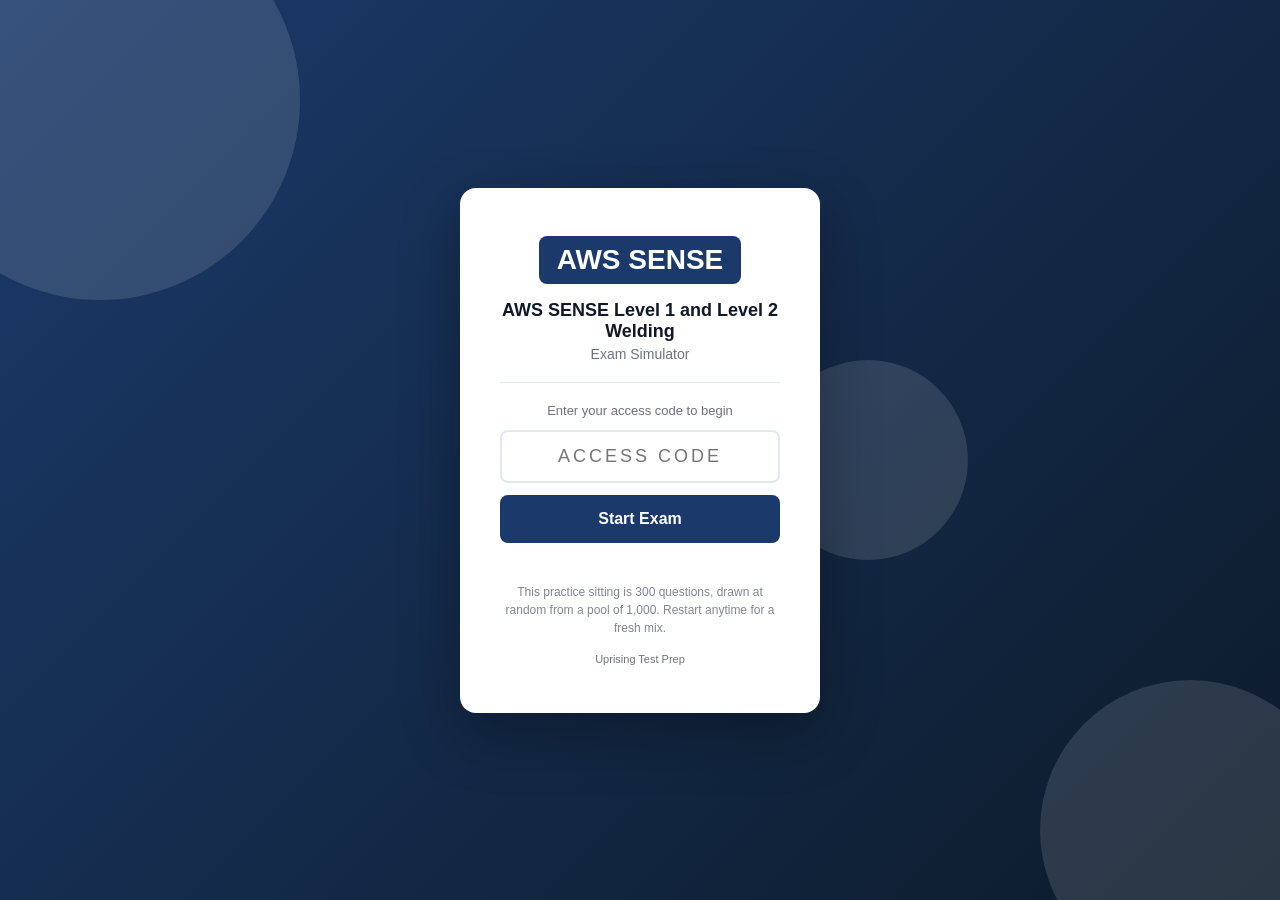
<file: index.html>
<!DOCTYPE html>
<html lang="en">
<head>
  <meta charset="UTF-8" />
  <meta name="viewport" content="width=device-width, initial-scale=1.0, viewport-fit=cover" />
  <meta name="apple-mobile-web-app-capable" content="yes" />
  <meta name="apple-mobile-web-app-status-bar-style" content="black-translucent" />
  <title>AWS SENSE Welding Exam Simulator</title>
  <link rel="stylesheet" href="style.css" />
</head>
<body>

<div id="access-gate">
  <div class="gate-bg-shapes">
    <div class="shape shape-1"></div>
    <div class="shape shape-2"></div>
    <div class="shape shape-3"></div>
  </div>
  <div class="gate-card">
    <div class="gate-logo">
      <div class="logo-badge">AWS SENSE</div>
    </div>
    <h1 class="gate-title">AWS SENSE Level 1 and Level 2 Welding</h1>
    <p class="gate-subtitle">Exam Simulator</p>
    <div class="gate-divider"></div>
    <p class="gate-instruction">Enter your access code to begin</p>
    <input type="text" id="access-code-input" class="gate-input"
           placeholder="Access Code" autocomplete="off"
           maxlength="20" spellcheck="false" />
    <button id="access-btn" class="gate-btn">Start Exam</button>
    <p id="access-error" class="gate-error"></p>
    <p class="gate-pool-note">This practice sitting is 300 questions, drawn at random from a pool of 1,000. Restart anytime for a fresh mix.</p>
    <p class="gate-hint">Uprising Test Prep</p>
  </div>
</div>

<div id="app" style="display:none">
  <header class="top-bar">
    <div class="bar-left">
      <span class="bar-logo">AWS SENSE</span>
      <span class="bar-title">Exam Simulator</span>
    </div>
    <div class="bar-right">
      <span class="bar-timer" id="timer-display">--:--</span>
      <button class="bar-btn" id="flag-btn">Flag</button>
      <button class="bar-btn bar-btn-primary" id="submit-btn">
        <span class="btn-full">Submit Exam</span>
        <span class="btn-short">Submit</span>
      </button>
    </div>
  </header>

  <div class="progress-strip">
    <div class="progress-bar" id="progress-bar"></div>
  </div>

  <main class="exam-main">
    <div class="question-panel">
      <div class="q-meta">
        <span id="q-counter"></span>
        <span class="q-pool-chip" title="This practice sitting is 300 questions, drawn at random from a pool of 1,000. Restart for a fresh mix.">1,000 Questions Available</span>
        <span id="q-domain" class="q-domain-tag"></span>
        <span id="q-flag-indicator" class="flag-chip" style="display:none">Flagged</span>
      </div>
      <!-- Shared text for a linked cluster (a clinical case, a reading
           passage). It sits ABOVE the stem, which is the one thing that
           legitimately precedes it, and repeats on every question in the
           cluster so nobody has to page backwards. -->
      <div id="q-cluster-wrap" class="cluster-wrap" style="display:none"></div>
      <p id="question-text" class="q-text"></p>
      <!-- The picture sits BELOW the question text so the simulator matches
           the printed book exactly: stem, then picture, then options. They
           used to disagree (book put the picture under the stem, simulator put
           it above), so no single wording could be true in both places, and
           184 of MLPAO's 185 image questions said "shown above" while the
           book printed the picture below the sentence. Write stems with
           neutral wording ("the strip shown", "the diagram shows") and this
           whole class of bug cannot come back. -->
      <div id="q-image-wrap" style="display:none; margin-bottom:14px;"></div>
      <div id="options-list" class="options-list"></div>
      <div id="explanation-box" class="explanation-box" style="display:none">
        <div class="explanation-label">Explanation</div>
        <p id="explanation-text" class="explanation-text"></p>
      </div>
    </div>
    <div class="nav-bar">
      <button class="nav-btn" id="prev-btn">&#8592; Prev</button>
      <button class="nav-btn nav-btn-map" id="map-btn">Question Map</button>
      <button class="nav-btn nav-btn-next" id="next-btn">Next &#8594;</button>
    </div>
  </main>
</div>

<!-- Question Map Modal -->
<div id="map-modal" style="display:none">
  <div class="map-backdrop" id="map-backdrop"></div>
  <div class="map-panel">
    <div class="map-header">
      <span class="map-title">Question Map</span>
      <button id="map-close" class="map-close-btn">&#x2715; Close</button>
    </div>
    <div class="map-legend">
      <span class="leg-item"><span class="leg-swatch leg-answered"></span>Answered</span>
      <span class="leg-item"><span class="leg-swatch leg-flagged"></span>Flagged</span>
      <span class="leg-item"><span class="leg-swatch leg-unanswered"></span>Unanswered</span>
    </div>
    <div id="q-grid" class="q-grid"></div>
  </div>
</div>

<div id="results-screen" style="display:none">
  <div class="results-card">
    <div class="res-header">
      <div class="res-badge">AWS SENSE</div>
      <h2 id="res-status" class="res-status"></h2>
      <p id="res-score" class="res-score"></p>
    </div>
    <div id="res-domains" class="res-domains"></div>
    <p class="mode-pool-note">This sitting drew 300 questions from a pool of 1,000. Restart for a fresh mix.</p>
    <button id="res-review-btn" class="res-btn">Review Answers</button>
    <button id="res-restart-btn" class="res-btn res-btn-secondary">Restart</button>
  </div>
</div>

<script src="questions.js"></script>
<script src="app.js"></script>
</body>
</html>
</file>
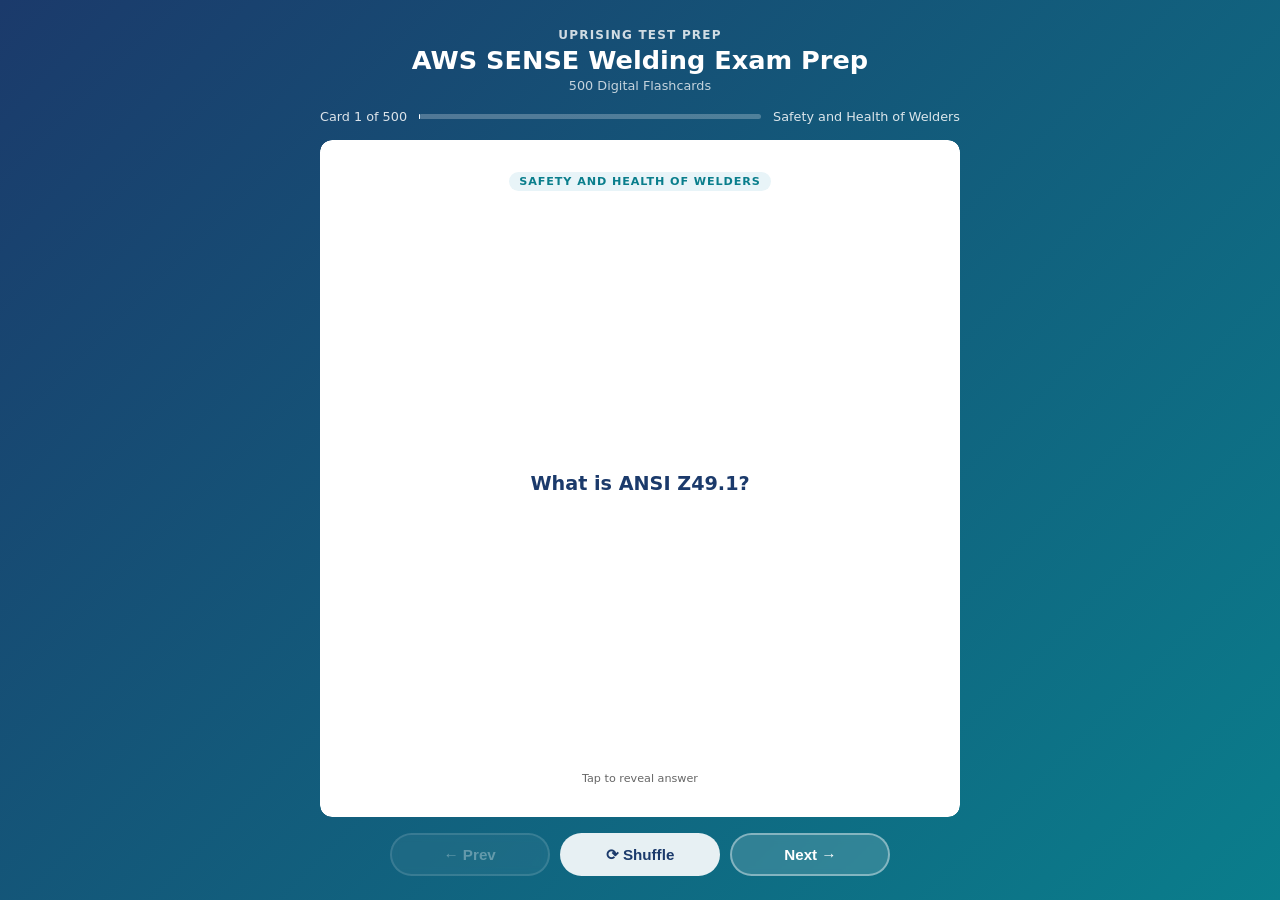
<file: flashcards/index.html>
<!DOCTYPE html>
<html lang="en">
<head>
  <meta charset="UTF-8">
  <meta name="viewport" content="width=device-width, initial-scale=1.0">
  <title>AWS SENSE Welding Exam Prep: Flashcards</title>
  <style>
    :root {
      --blue:   #1B3A6B;
      --teal:   #0A7E8C;
      --ltblue: #E8F4F8;
      --white:  #FFFFFF;
      --text:   #1A1A1A;
      --muted:  #666;
      --radius: 12px;
    }
    * { box-sizing: border-box; margin: 0; padding: 0; }
    html, body { height: 100%; }
    body {
      font-family: 'Segoe UI', system-ui, sans-serif;
      background: linear-gradient(135deg, var(--blue) 0%, var(--teal) 100%);
      /* Pinned, not min-height: the page must never grow, or the controls
         get pushed below the fold on iOS where 100dvh and height:100%
         disagree. The height:100% rule above is the pre-dvh fallback. */
      height: 100dvh;
      max-height: 100dvh;
      overflow: hidden;
      display: flex;
      flex-direction: column;
      align-items: center;
      padding: 1.25rem 1rem 1rem;
      gap: 0.75rem;
      overflow-x: hidden;
    }
    header { text-align: center; color: #fff; flex-shrink: 0; }
    header .brand { font-size: 0.75rem; font-weight: 700; letter-spacing: 0.1em; opacity: 0.8; text-transform: uppercase; }
    header h1 { font-size: 1.3rem; font-weight: 800; margin-top: 0.2rem; }
    header .subtitle { font-size: 0.8rem; opacity: 0.75; margin-top: 0.15rem; }
    #progress-info {
      display: flex; align-items: center; gap: 0.75rem;
      color: rgba(255,255,255,0.85); font-size: 0.8rem;
      flex-shrink: 0; width: 100%; max-width: 640px;
    }
    #progress-bar-track {
      flex: 1; background: rgba(255,255,255,0.25);
      border-radius: 4px; height: 5px;
    }
    #progress-bar-fill { height: 100%; background: #fff; border-radius: 4px; transition: width 0.3s; }
    .card-scene {
      width: 100%; max-width: 640px;
      perspective: 1200px;
      cursor: pointer;
      flex: 1; min-height: 0;
      display: flex; flex-direction: column;
    
      /* WebKit does not clip overflow inside a preserve-3d context, so the
         answer pane's own clip is dropped and a long answer paints over the
         Prev/Next row. This element only sets the perspective and is NOT
         itself in the 3D context, so its clip is honoured in every engine. */
      overflow: hidden;
      border-radius: var(--radius);
    }
    .card-inner {
      position: relative; width: 100%;
      flex: 1; min-height: 0;
      transition: transform 0.55s cubic-bezier(.4,0,.2,1);
      transform-style: preserve-3d;
    }
    .card-scene.flipped .card-inner { transform: rotateY(180deg); }
    .card-face {
      position: absolute; inset: 0;
      backface-visibility: hidden; -webkit-backface-visibility: hidden;
      border-radius: var(--radius);
      display: flex; flex-direction: column;
      padding: 1.5rem 1.75rem;
      box-shadow: 0 12px 40px rgba(0,0,0,0.2);
      overflow: hidden;
    
      /* Painting through a mask forces WebKit to allocate a real clipping
         layer for a 3D-transformed element, which is what makes the
         overflow:hidden and the rounded corners above actually apply. */
      -webkit-mask-image: -webkit-radial-gradient(#fff, #000);
              mask-image: radial-gradient(#fff, #000);
    }
    .card-front { background: var(--white); align-items: center; justify-content: center; }
    .card-back  { background: var(--ltblue); transform: rotateY(180deg); }
    .card-badge {
      font-size: 0.7rem; font-weight: 700; text-transform: uppercase;
      letter-spacing: 0.08em;
      background: var(--ltblue); color: var(--teal);
      padding: 0.2rem 0.65rem; border-radius: 20px;
      margin-bottom: 0.85rem; flex-shrink: 0;
    }
    .card-back .card-badge { background: rgba(10,126,140,0.12); }
    .card-front .q-text {
      font-size: 1.1rem; font-weight: 600; color: var(--blue); line-height: 1.55;
      text-align: center; overflow-y: auto; flex: 1;
      display: flex; align-items: center; justify-content: center;
      scrollbar-width: thin; scrollbar-color: rgba(27,58,107,0.3) transparent;
    }
    .card-back .a-label { font-size: 0.7rem; font-weight: 700; color: var(--teal); text-transform: uppercase; letter-spacing: 0.08em; margin-bottom: 0.4rem; flex-shrink: 0; }
    .card-back .a-text  {
      font-size: 0.975rem; color: var(--text); line-height: 1.65;
      overflow-y: auto; flex: 1; min-height: 0; padding-right: 4px;
      scrollbar-width: thin; scrollbar-color: rgba(10,126,140,0.4) transparent;
    
      -webkit-overflow-scrolling: touch;
      overscroll-behavior: contain;
    }
    .card-back .a-text::-webkit-scrollbar { width: 4px; }
    .card-back .a-text::-webkit-scrollbar-track { background: transparent; }
    .card-back .a-text::-webkit-scrollbar-thumb { background: rgba(10,126,140,0.4); border-radius: 4px; }
    .tap-hint { flex-shrink: 0; margin-top: 0.6rem; font-size: 0.7rem; color: var(--muted); text-align: center; }
    .card-back .tap-hint { color: var(--teal); opacity: 0.7; }
    .controls {
      display: flex; gap: 0.65rem; flex-wrap: nowrap;
      justify-content: center; flex-shrink: 0;
      width: 100%; max-width: 640px;
      padding-bottom: env(safe-area-inset-bottom, 0px);
    }
    .btn {
      padding: 0.6rem 1.2rem; border-radius: 50px;
      border: 2px solid rgba(255,255,255,0.4);
      background: rgba(255,255,255,0.15); color: #fff;
      font-weight: 700; font-size: 0.875rem; cursor: pointer;
      transition: all 0.2s; backdrop-filter: blur(4px);
      white-space: nowrap; flex: 1; max-width: 160px;
    }
    .btn:hover { background: rgba(255,255,255,0.3); border-color: rgba(255,255,255,0.7); }
    .btn:active { transform: scale(0.96); }
    .btn:disabled { opacity: 0.35; cursor: not-allowed; }
    .btn.btn-primary { background: rgba(255,255,255,0.9); color: var(--blue); border-color: transparent; }
    .btn.btn-primary:hover { background: #fff; }
    #loading { color: rgba(255,255,255,0.8); font-size: 1rem; text-align: center; padding: 3rem; flex: 1; }
    @media (min-width: 768px) {
      body { padding: 1.75rem 1.5rem 1.5rem; gap: 1rem; }
      header h1 { font-size: 1.6rem; }
      .card-face { padding: 2rem 2.5rem; }
      .card-front .q-text { font-size: 1.2rem; }
      .card-back .a-text { font-size: 1.05rem; }
      .btn { font-size: 0.95rem; padding: 0.65rem 1.4rem; }
    }
    @media (max-width: 380px) {
      body { padding: 0.75rem; gap: 0.5rem; }
      header .brand { font-size: 0.65rem; }
      header h1 { font-size: 1.1rem; }
      header .subtitle { display: none; }
      .card-face { padding: 1rem 1.1rem; }
      .card-front .q-text { font-size: 0.975rem; }
      .card-back .a-text { font-size: 0.875rem; }
      .btn { font-size: 0.8rem; padding: 0.5rem 0.75rem; }
    }
  </style>
</head>
<body>
<header>
  <div class="brand">Uprising Test Prep</div>
  <h1>AWS SENSE Welding Exam Prep</h1>
  <div class="subtitle">500 Digital Flashcards</div>
</header>
<div id="progress-info">
  <span id="card-counter">Card 1 of 500</span>
  <div id="progress-bar-track"><div id="progress-bar-fill" style="width:0%"></div></div>
  <span id="domain-label"></span>
</div>
<div id="loading">Loading flashcards...</div>
<div class="card-scene" id="card-scene" style="display:none" onclick="flipCard()">
  <div class="card-inner" id="card-inner">
    <div class="card-face card-front">
      <div class="card-badge" id="front-badge"></div>
      <div class="q-text" id="q-text"></div>
      <div class="tap-hint">Tap to reveal answer</div>
    </div>
    <div class="card-face card-back">
      <div class="card-badge" id="back-badge">Answer</div>
      <div class="a-label">Answer</div>
      <div class="a-text" id="a-text"></div>
      <div class="tap-hint">Tap to flip back</div>
    </div>
  </div>
</div>
<div class="controls" id="controls" style="display:none">
  <button class="btn" id="prev-btn" onclick="event.stopPropagation();move(-1)" disabled>&#8592; Prev</button>
  <button class="btn btn-primary" onclick="event.stopPropagation();shuffleCards()">&#10227; Shuffle</button>
  <button class="btn" id="next-btn" onclick="event.stopPropagation();move(1)">Next &#8594;</button>
</div>
<script>
const DOMAIN_LABELS = {
  safety_and_health_of_welders: "Safety and Health of Welders",
  drawings_and_welding_symbols: "Drawings and Welding Symbols",
  level_1_arc_welding_processes: "Level 1 Arc Welding Processes",
  thermal_cutting_processes: "Thermal Cutting Processes",
  trade_math: "Trade Math",
  welding_metallurgy: "Welding Metallurgy",
  welding_inspection_and_testing: "Welding Inspection and Testing",
  governing_documents_and_codes: "Governing Documents and Codes",
  level_2_plate_and_pipe_welding: "Level 2 Plate and Pipe Welding",
};
let cards   = [];
let current = 0;
async function init() {
  try {
    const res = await fetch('flashcards.json');
    if (!res.ok) throw new Error('Network error');
    cards = await res.json();
    document.getElementById('loading').style.display    = 'none';
    document.getElementById('card-scene').style.display = 'flex';
    document.getElementById('controls').style.display   = 'flex';
    show();
  } catch (e) {
    document.getElementById('loading').textContent = 'Error loading flashcards. Please try refreshing.';
  }
}
function domainLabel(key) {
  return DOMAIN_LABELS[key] || key.replace(/_/g, ' ').replace(/\b\w/g, c => c.toUpperCase());
}
function show() {
  const c = cards[current];
  document.getElementById('card-scene').classList.remove('flipped');
  document.getElementById('a-text').scrollTop = 0;
  const label = domainLabel(c.domain || c.chapter || '');
  document.getElementById('q-text').textContent       = c.front;
  document.getElementById('a-text').textContent       = c.back;
  document.getElementById('front-badge').textContent  = label;
  document.getElementById('back-badge').textContent   = label;
  document.getElementById('card-counter').textContent = `Card ${current+1} of ${cards.length}`;
  document.getElementById('domain-label').textContent = label;
  document.getElementById('progress-bar-fill').style.width = `${((current+1)/cards.length*100).toFixed(1)}%`;
  document.getElementById('prev-btn').disabled = current === 0;
  document.getElementById('next-btn').disabled = current === cards.length - 1;
}
function flipCard() { document.getElementById('card-scene').classList.toggle('flipped'); }
function move(dir) {
  const next = current + dir;
  if (next < 0 || next >= cards.length) return;
  current = next; show();
}
function shuffleCards() {
  for (let i = cards.length - 1; i > 0; i--) {
    const j = Math.floor(Math.random() * (i+1));
    [cards[i], cards[j]] = [cards[j], cards[i]];
  }
  current = 0; show();
}
document.addEventListener('keydown', e => {
  if (e.key === 'ArrowRight' || e.key === 'ArrowDown') move(1);
  else if (e.key === 'ArrowLeft' || e.key === 'ArrowUp') move(-1);
  else if (e.key === ' ' || e.key === 'Enter') { e.preventDefault(); flipCard(); }
});
init();
</script>
</body>
</html>
</file>
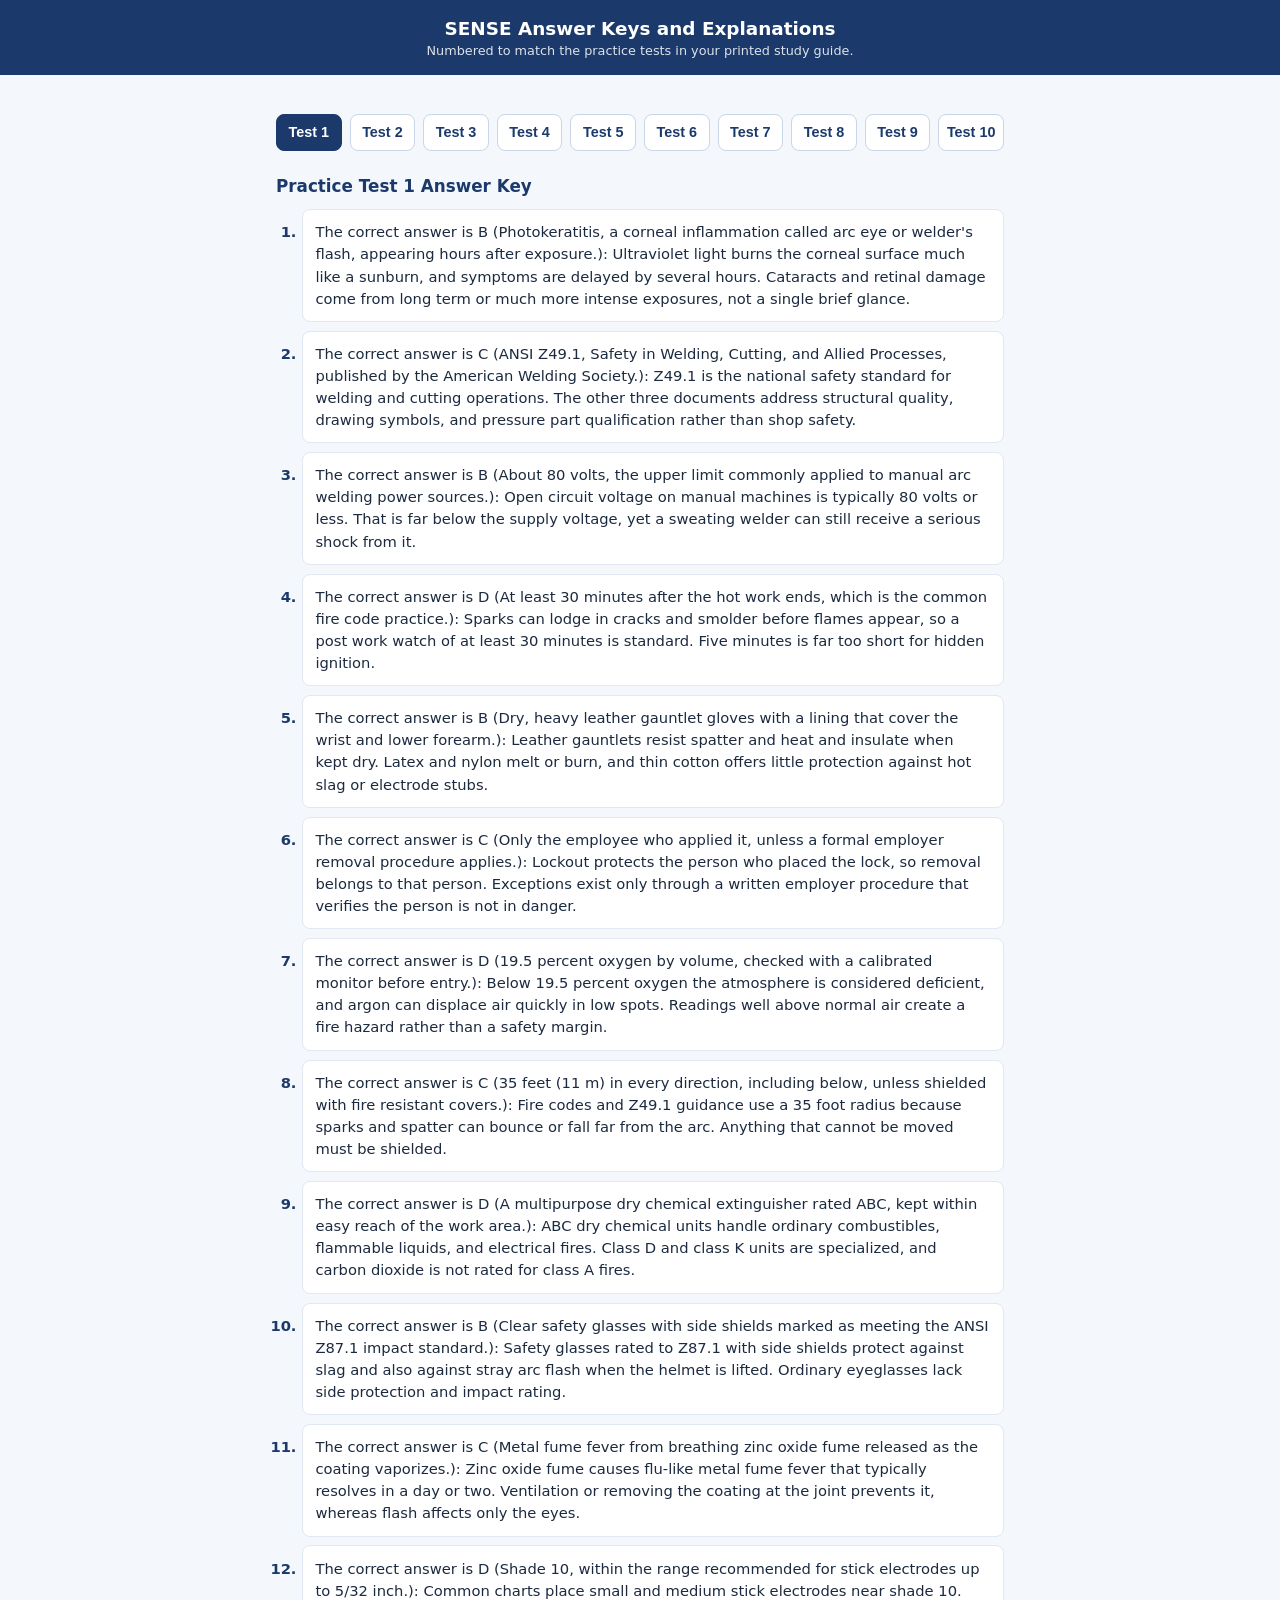
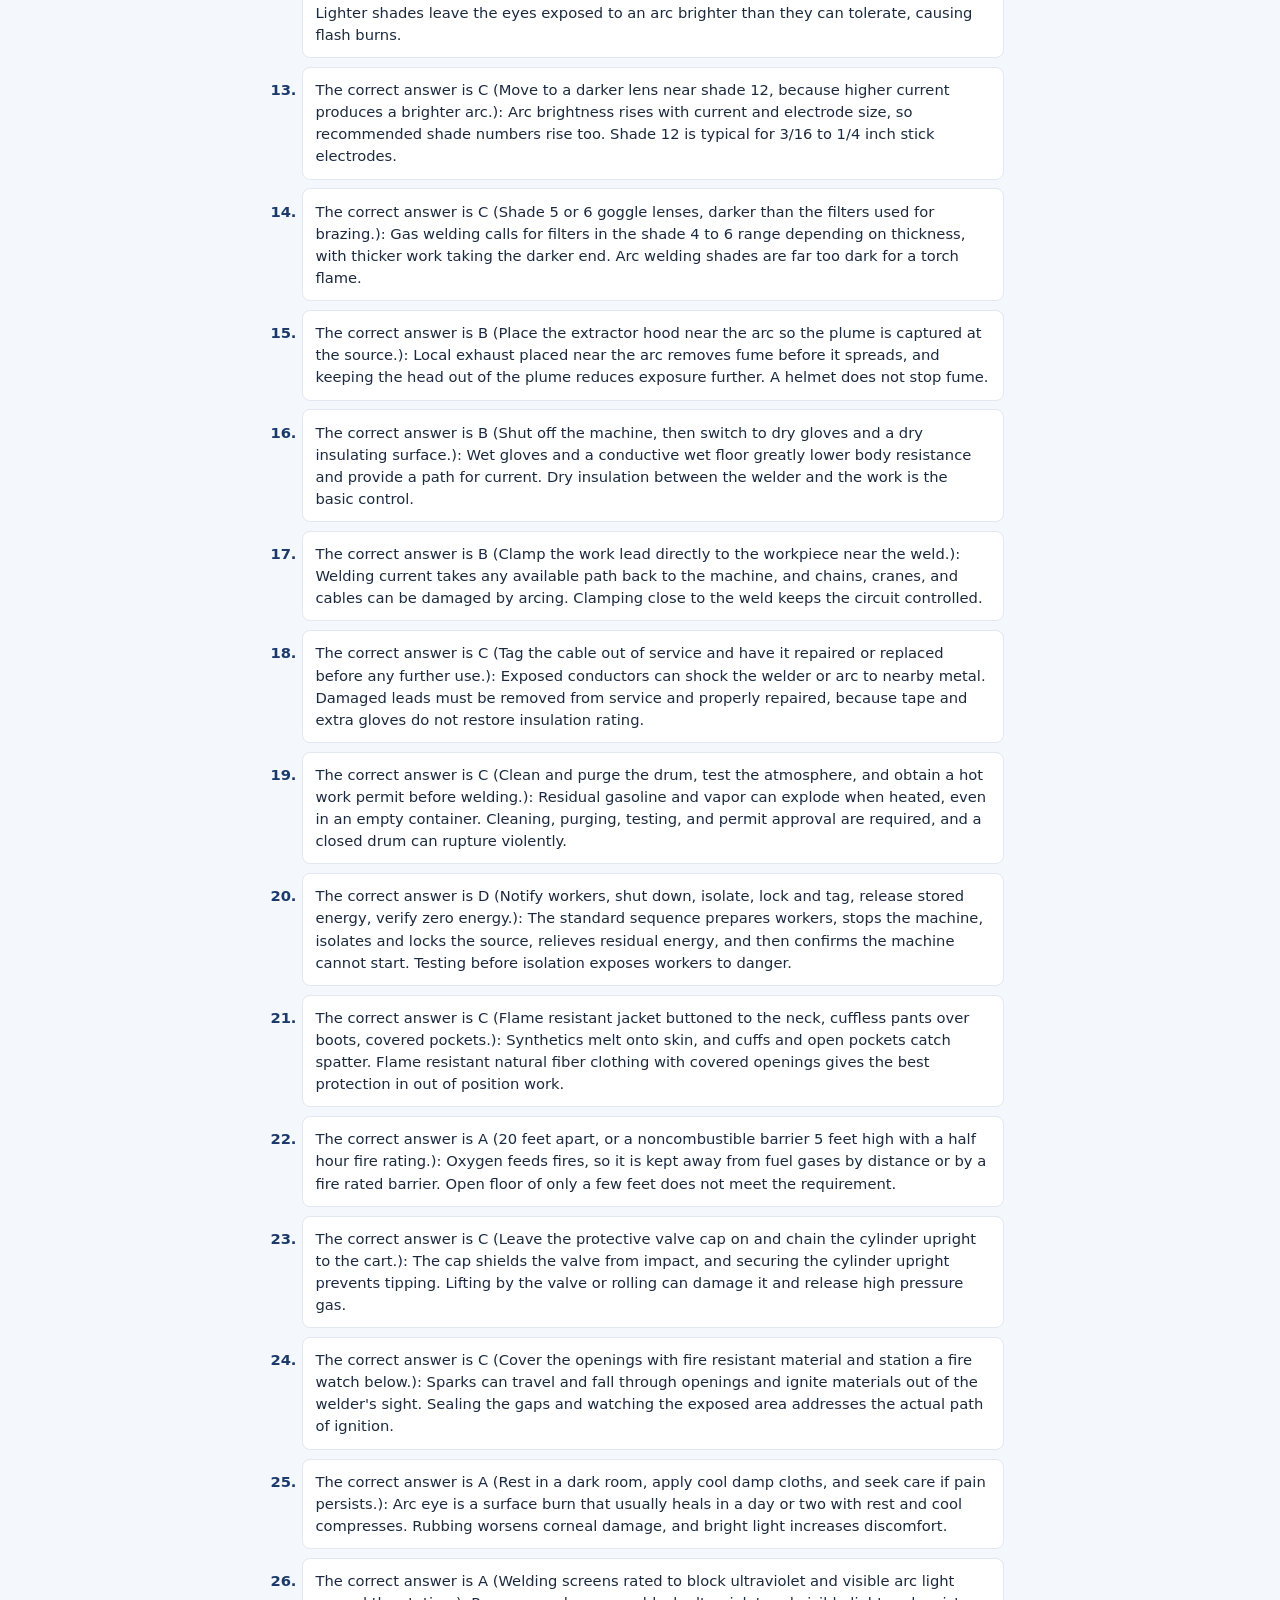
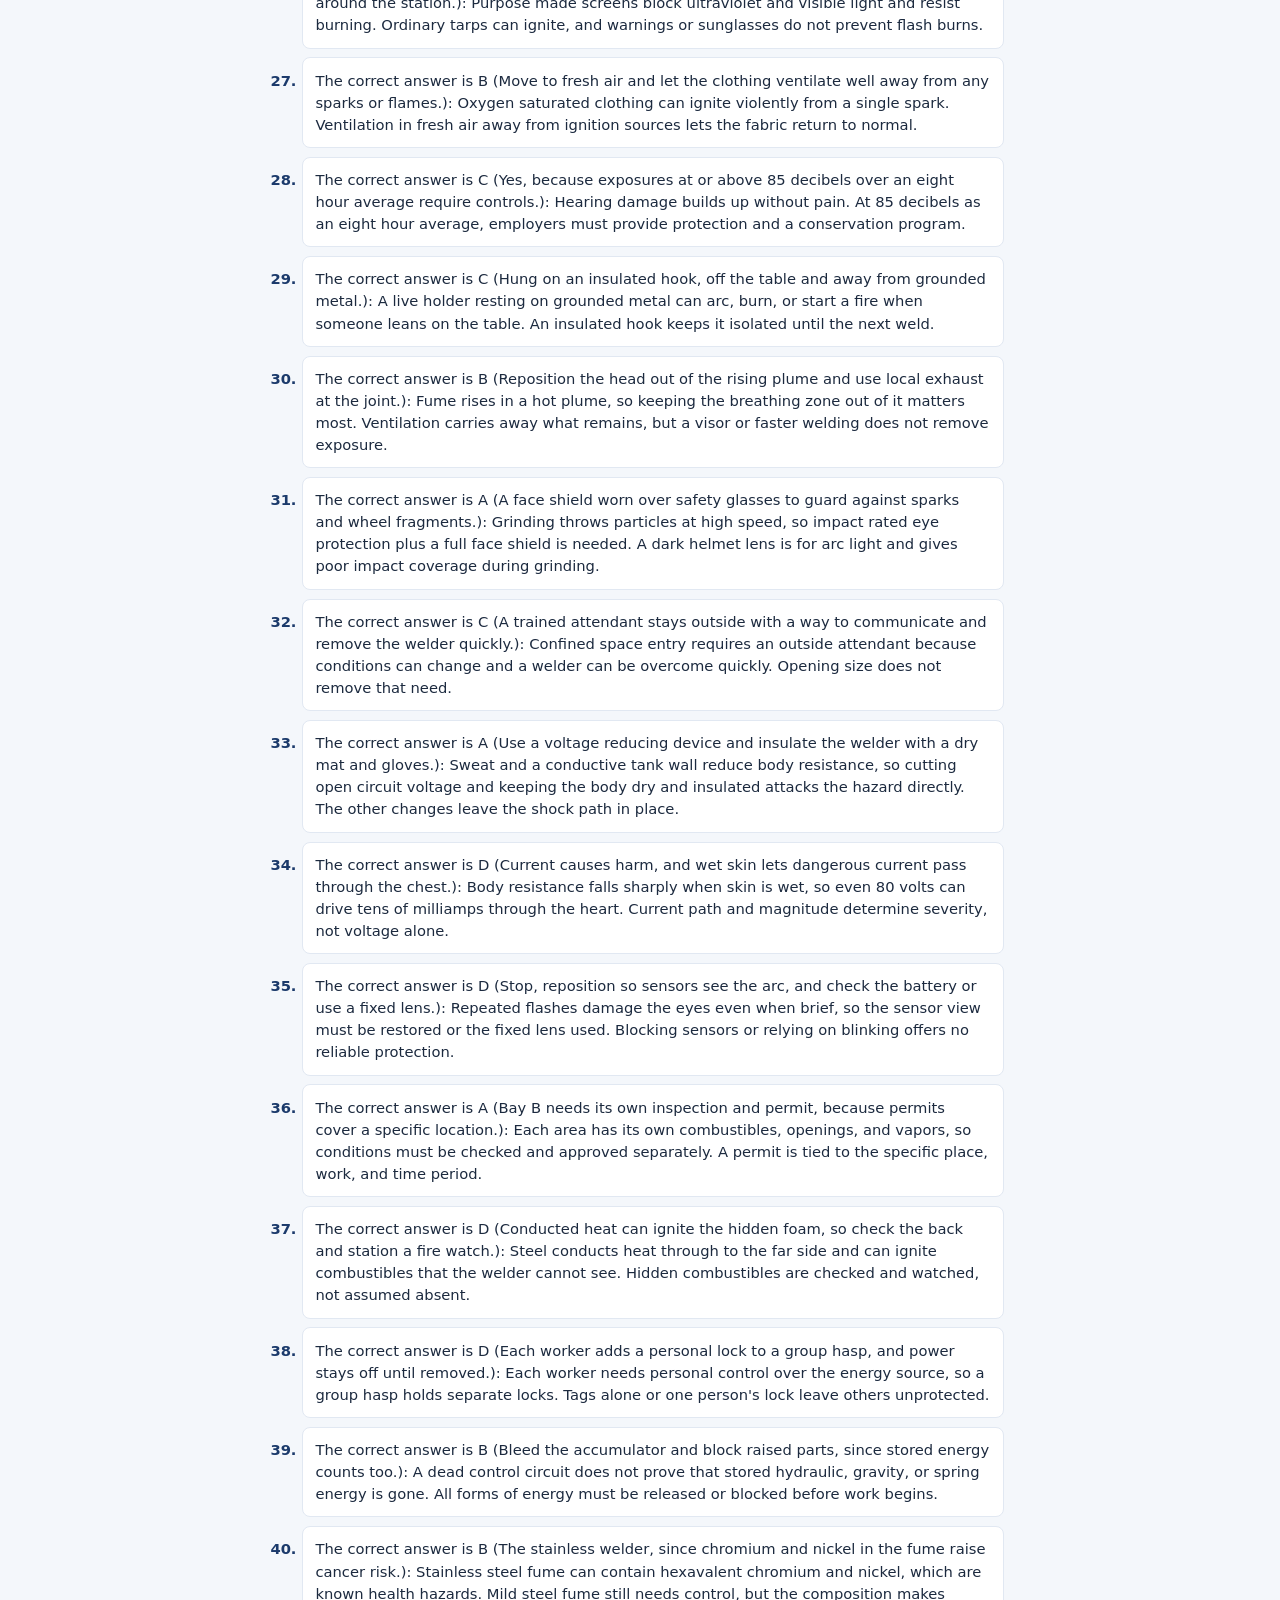
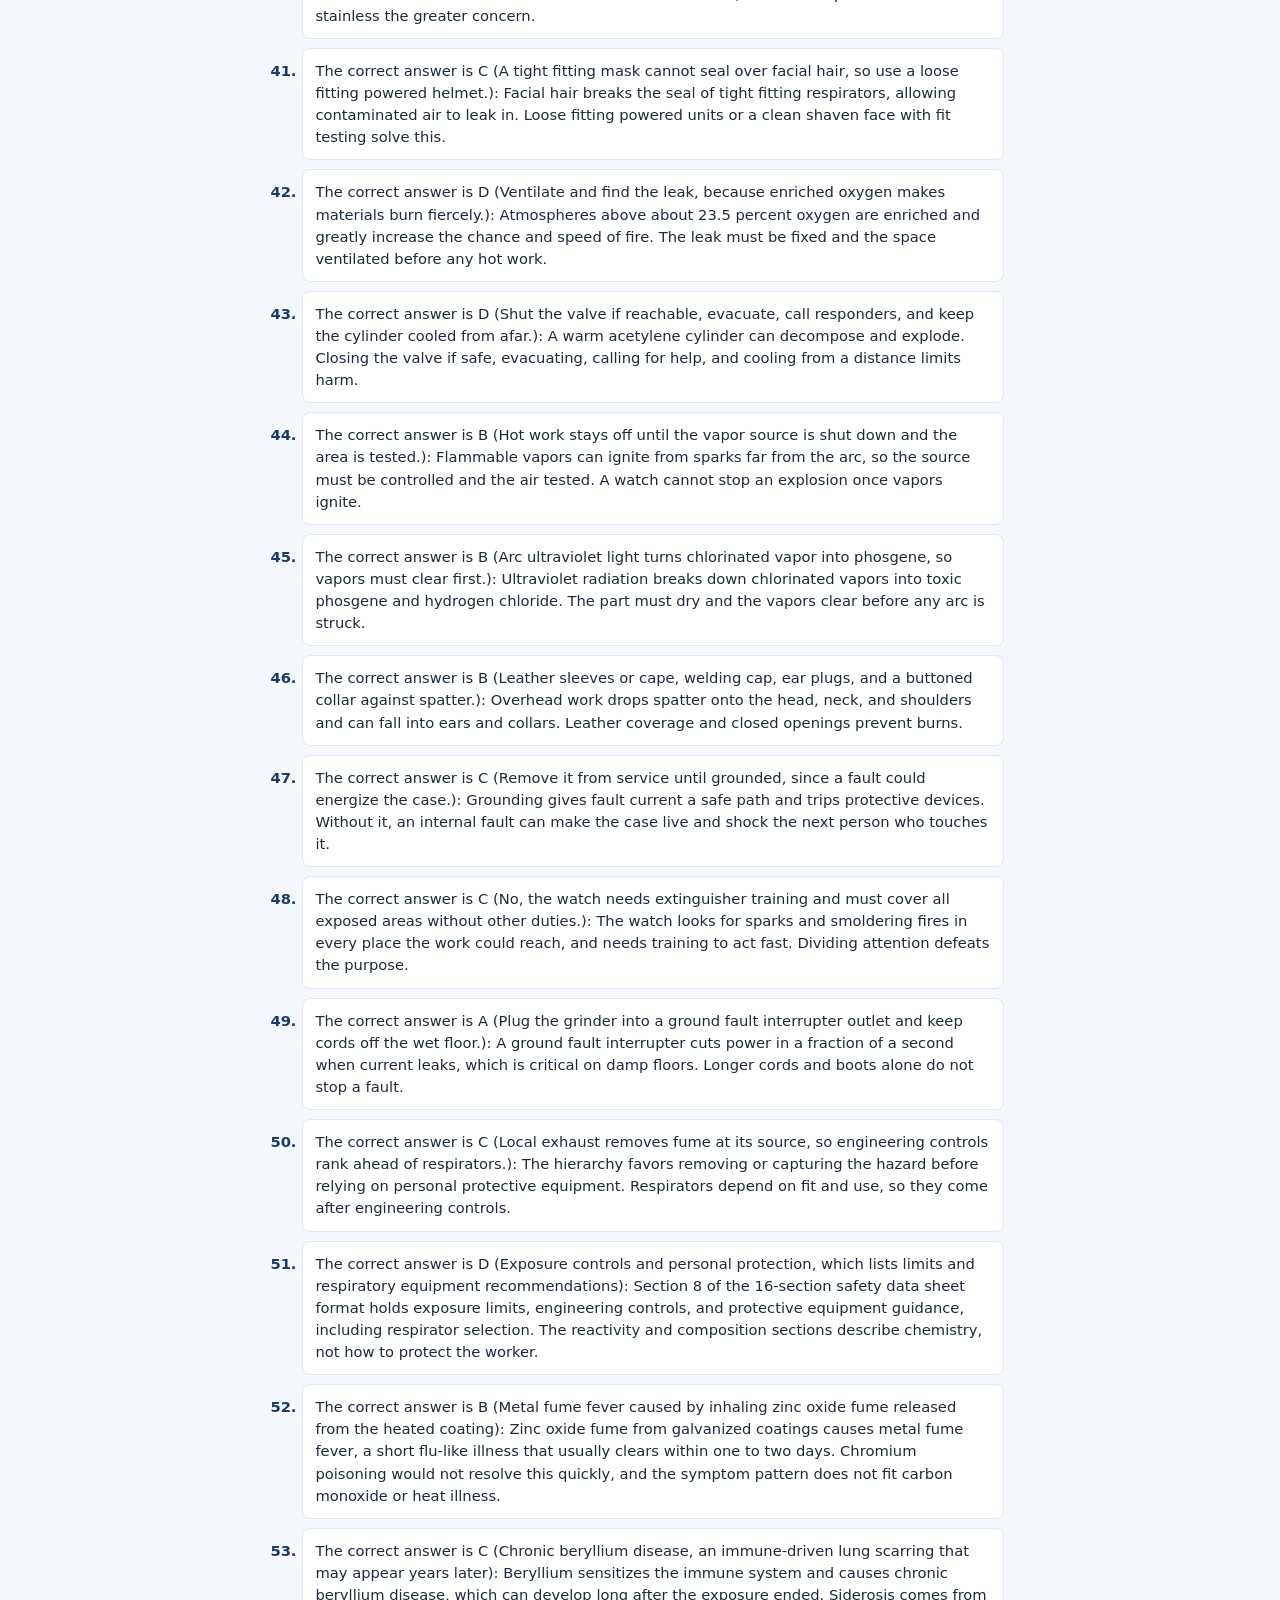
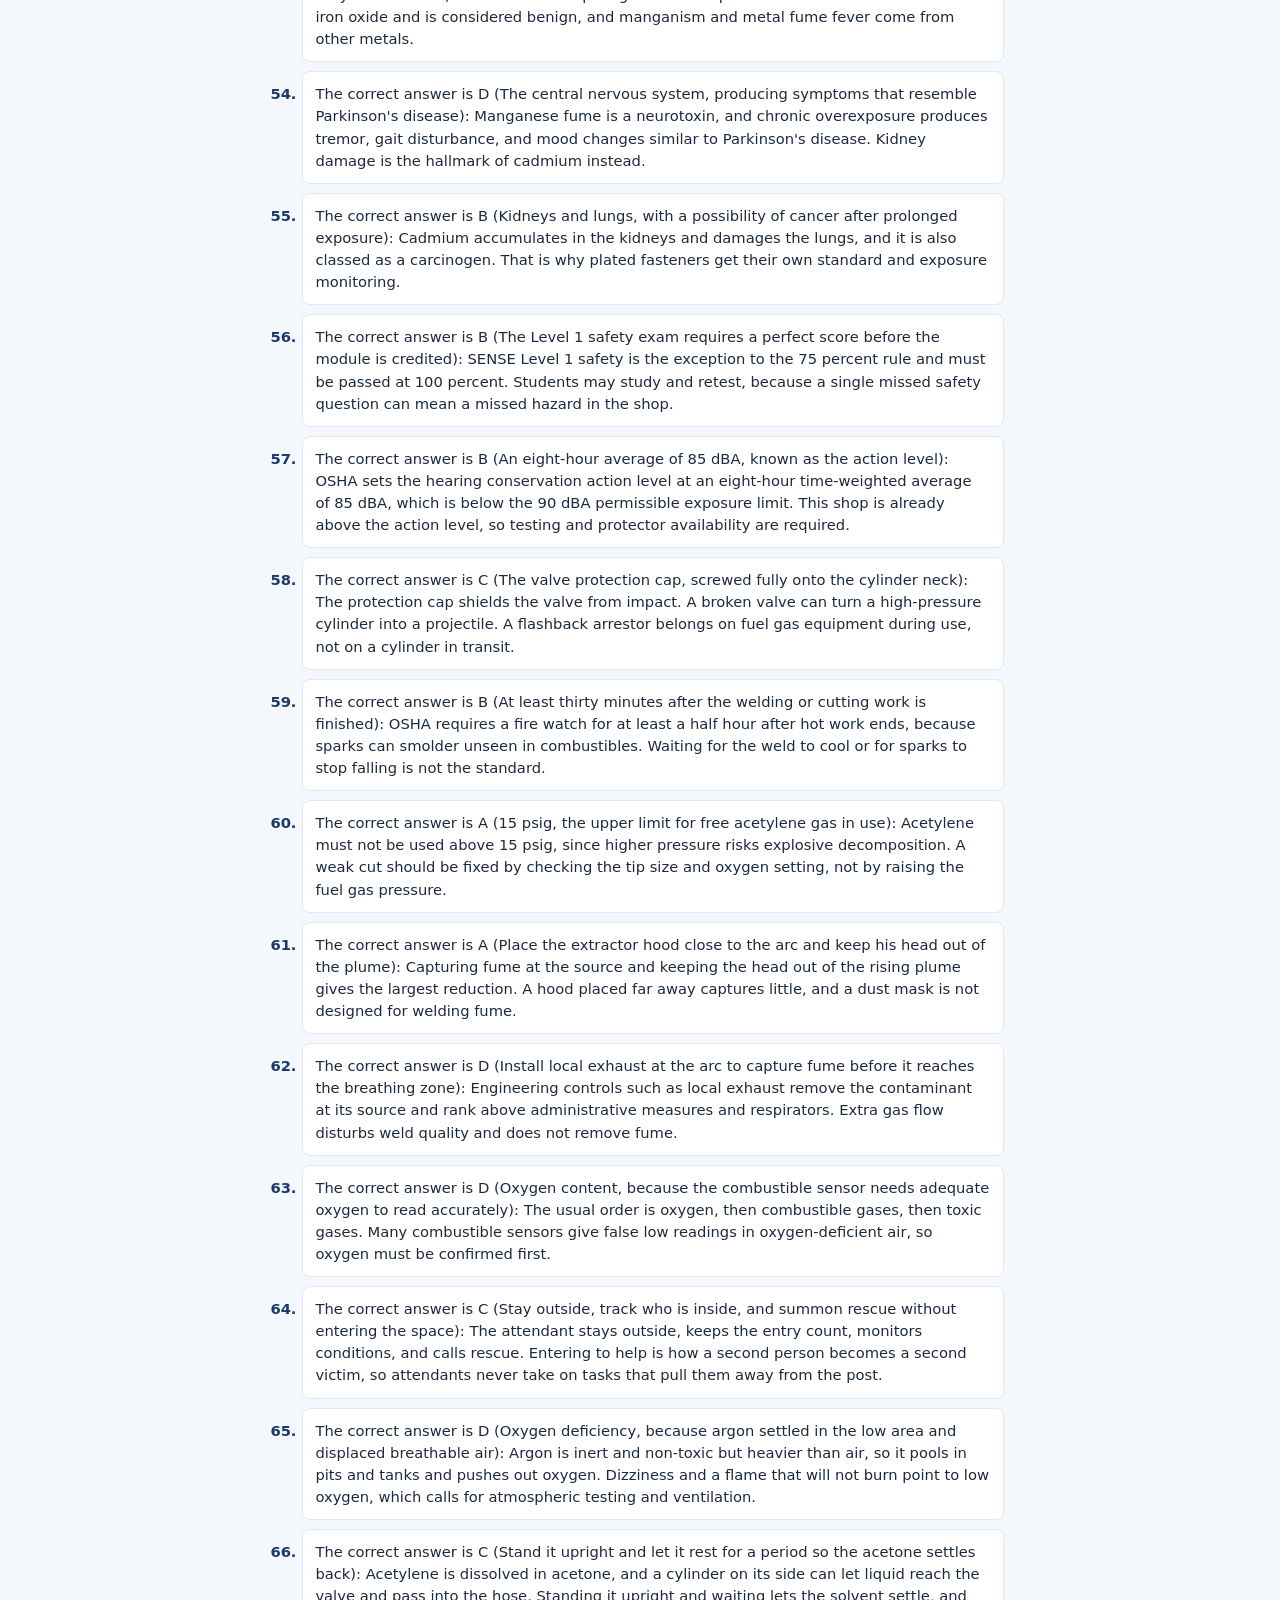
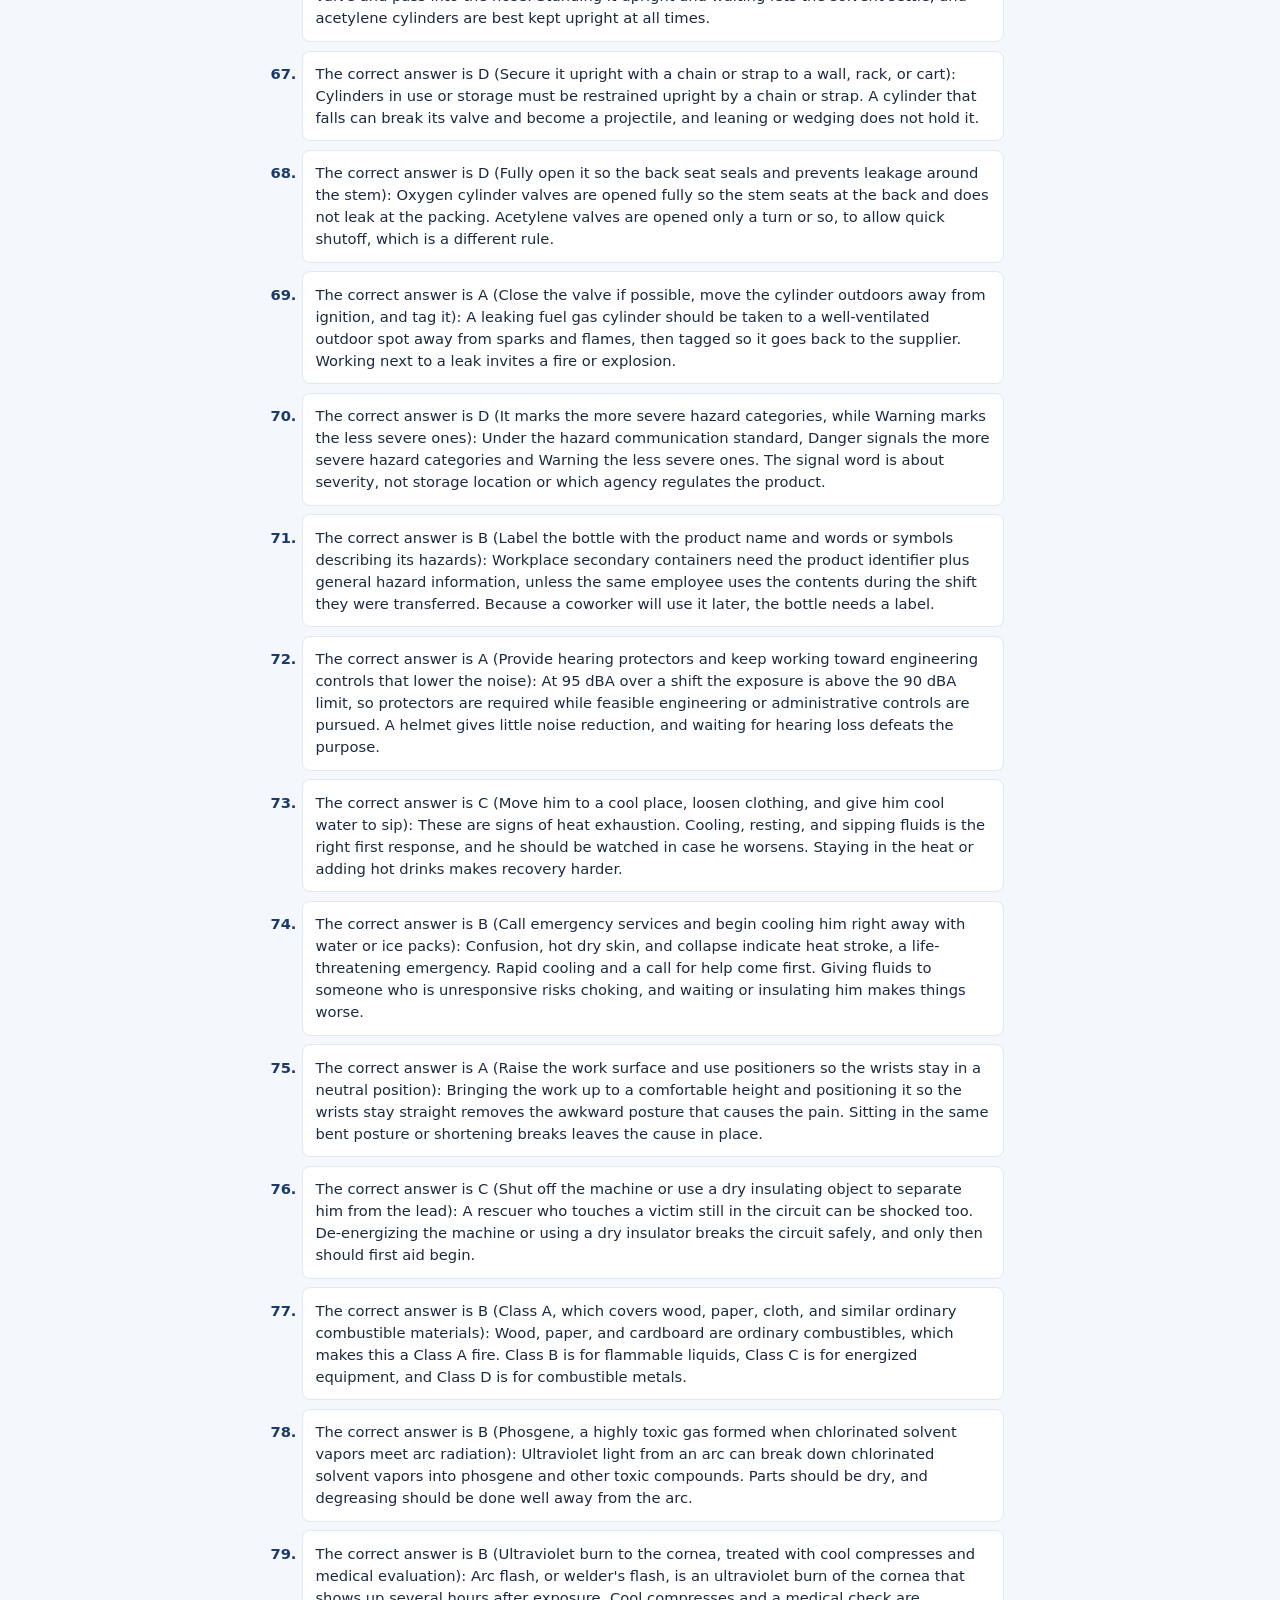
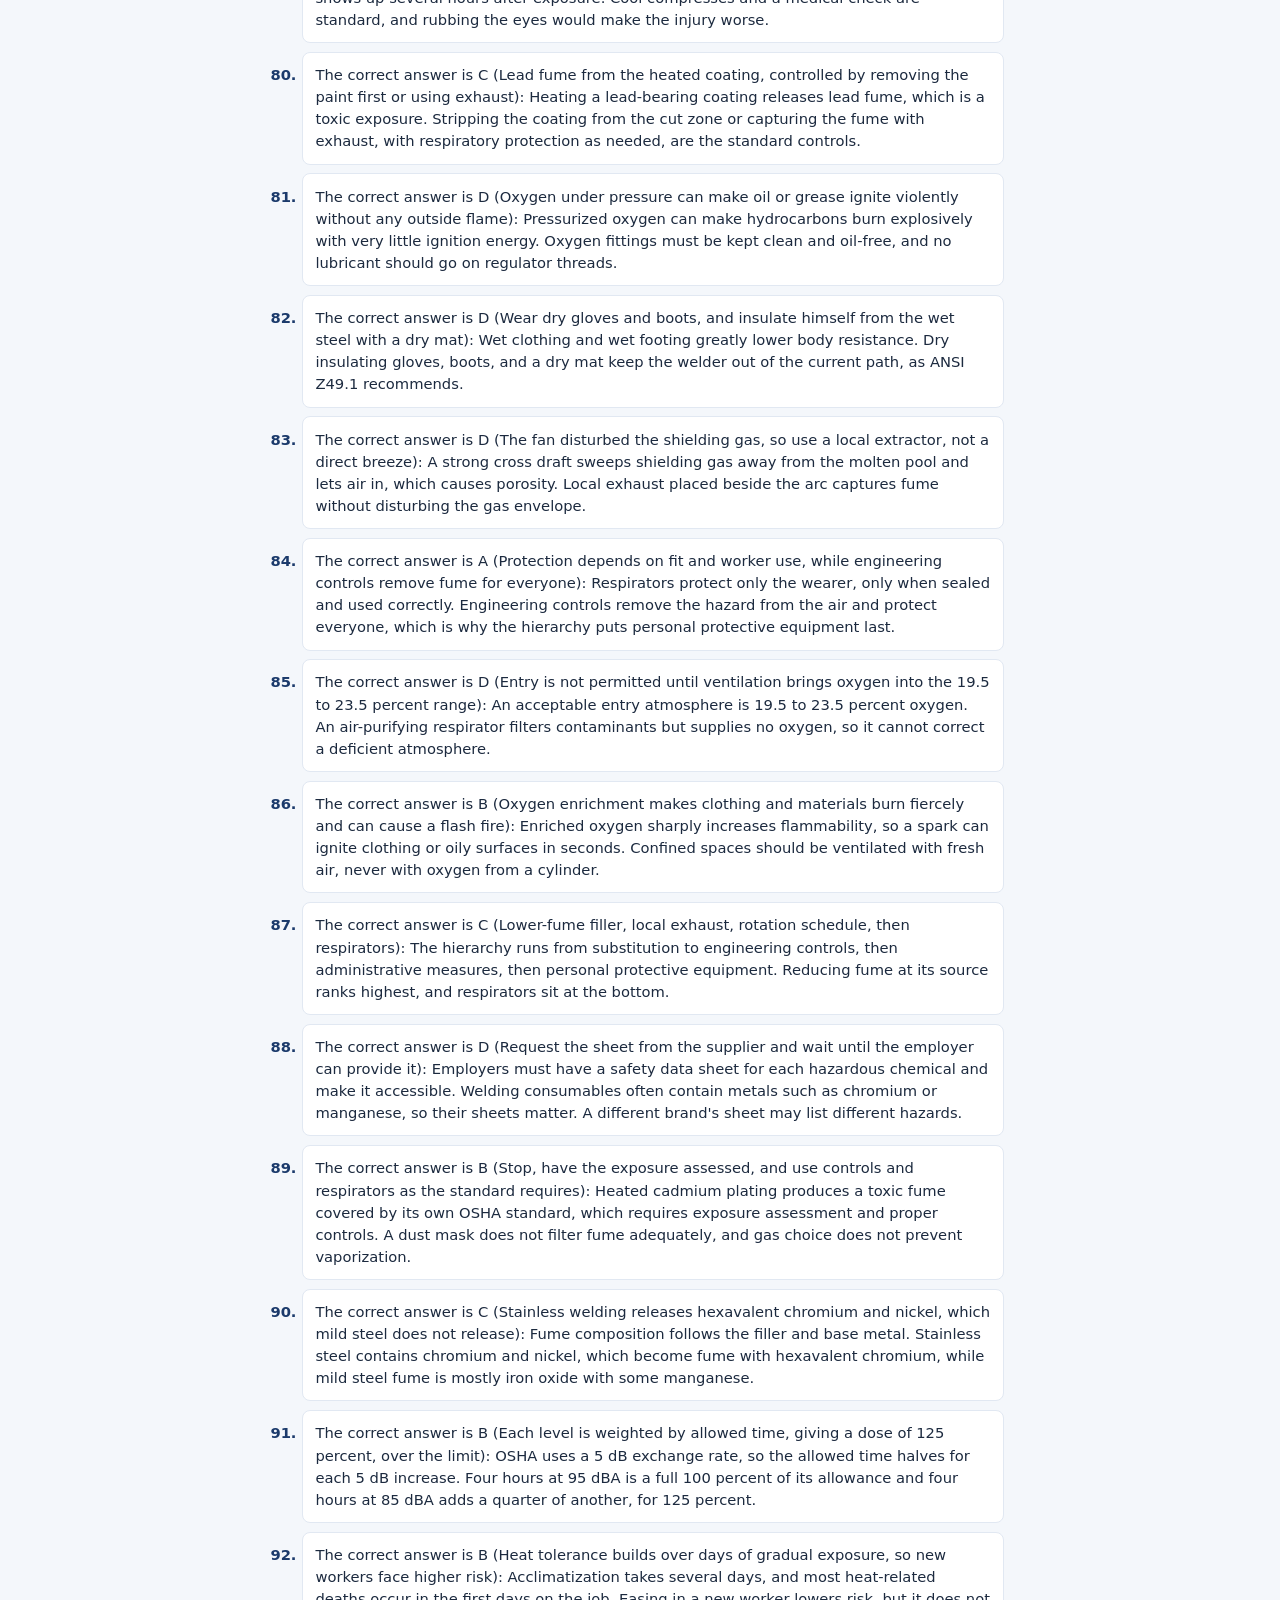
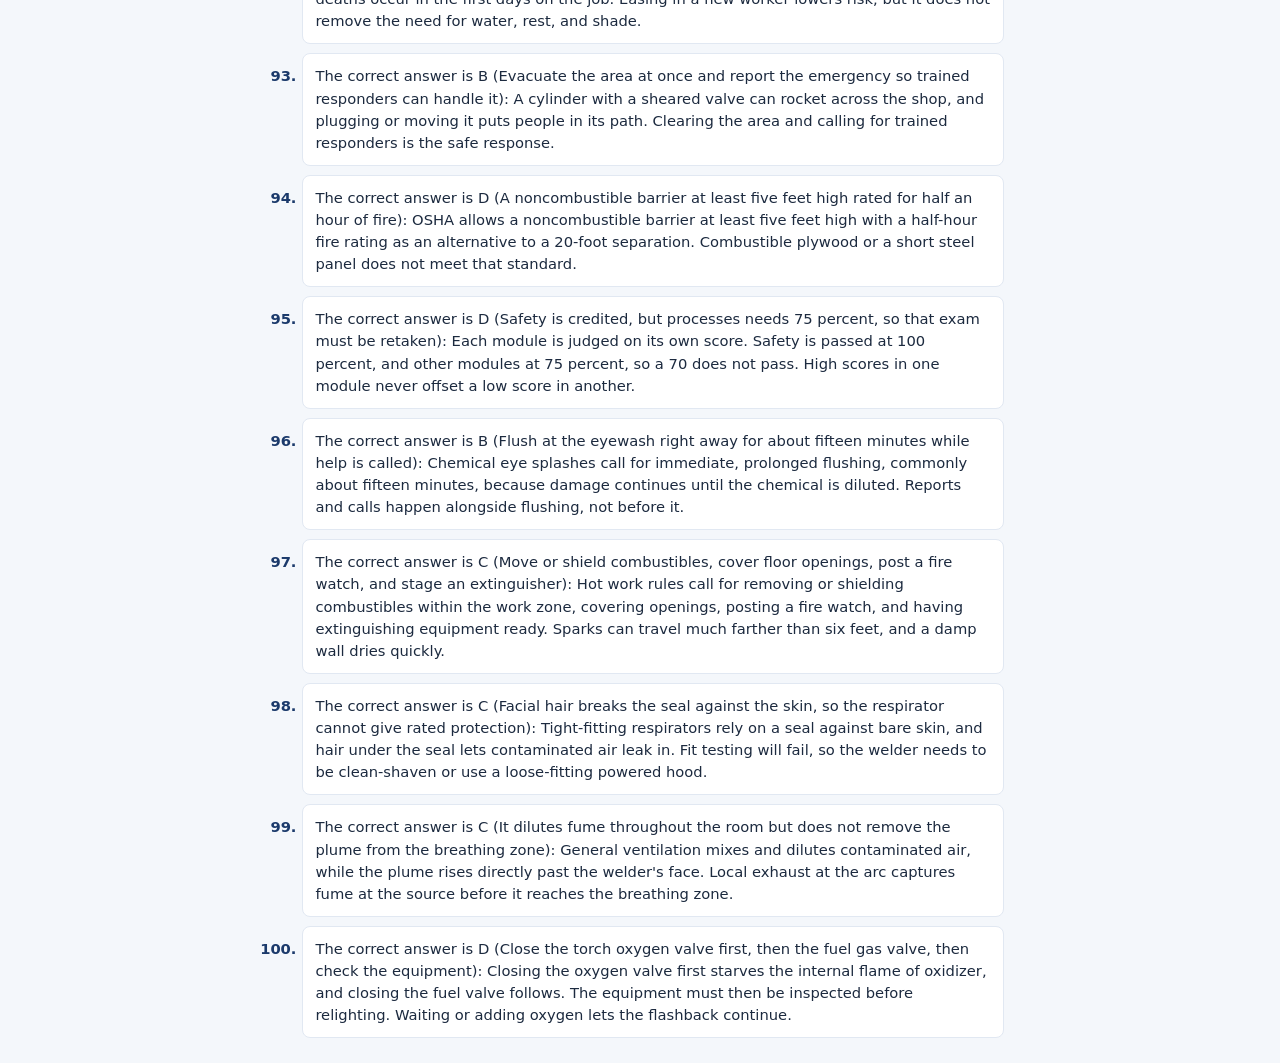
<file: answers.html>
<!DOCTYPE html>
<html lang="en">
<head>
<meta charset="UTF-8">
<meta name="viewport" content="width=device-width, initial-scale=1.0">
<meta name="robots" content="noindex">
<title>SENSE Answer Keys and Explanations</title>
<style>
  * { box-sizing: border-box; margin: 0; padding: 0; }
  body { font-family: "Avenir Next", "Segoe UI", system-ui, sans-serif;
         background: #F4F7FB; color: #1C2A3F; }
  header { background: #1B3A6B; color: white; padding: 1.1rem 1rem; text-align: center; }
  header h1 { font-size: 1.15rem; }
  header p { font-size: 0.8rem; opacity: 0.85; margin-top: 0.25rem; }
  main { max-width: 760px; margin: 0 auto; padding: 1rem; }
  .tabs { display: flex; gap: 0.5rem; margin: 0.8rem 0 1rem; position: sticky;
           top: 0; background: #F4F7FB; padding: 0.6rem 0; z-index: 5; }
  .tab { flex: 1; padding: 0.6rem 0.4rem; border: 1px solid #C9D6E8; background: white;
          border-radius: 8px; font-size: 0.9rem; font-weight: 600; color: #1B3A6B;
          cursor: pointer; }
  .tab.active { background: #1B3A6B; color: white; border-color: #1B3A6B; }
  .test h2 { font-size: 1.05rem; margin: 0.4rem 0 0.8rem; color: #1B3A6B; }
  .test ol { list-style-position: outside; padding-left: 1.6rem; }
  .test li { background: white; border: 1px solid #E1E8F2; border-radius: 8px;
              padding: 0.7rem 0.8rem; margin-bottom: 0.55rem; font-size: 0.92rem;
              line-height: 1.5; }
  .test li::marker { font-weight: 700; color: #1B3A6B; }
  .cluster-box { border-left: 4px solid #1B3A6B; background: #EAF0F8;
                  border-radius: 8px; padding: 0.7rem 0.9rem; margin: 1rem 0 0.6rem; }
  .cluster-label { font-size: 0.72rem; font-weight: 700; letter-spacing: 0.05em;
                    text-transform: uppercase; color: #1B3A6B; margin-bottom: 0.35rem; }
  .cluster-box p { font-size: 0.88rem; line-height: 1.55; }
  .cluster-box p + p { margin-top: 0.5rem; }
</style>
</head>
<body>
<header>
  <h1>SENSE Answer Keys and Explanations</h1>
  <p>Numbered to match the practice tests in your printed study guide.</p>
</header>
<main>
  <nav class="tabs">
      <button class="tab active" data-test="1">Test 1</button>
      <button class="tab" data-test="2">Test 2</button>
      <button class="tab" data-test="3">Test 3</button>
      <button class="tab" data-test="4">Test 4</button>
      <button class="tab" data-test="5">Test 5</button>
      <button class="tab" data-test="6">Test 6</button>
      <button class="tab" data-test="7">Test 7</button>
      <button class="tab" data-test="8">Test 8</button>
      <button class="tab" data-test="9">Test 9</button>
      <button class="tab" data-test="10">Test 10</button>
  </nav>
  <section class="test" id="test1">
    <h2>Practice Test 1 Answer Key</h2>
    <ol>
      <li value="1">The correct answer is B (Photokeratitis, a corneal inflammation called arc eye or welder&#x27;s flash, appearing hours after exposure.): Ultraviolet light burns the corneal surface much like a sunburn, and symptoms are delayed by several hours. Cataracts and retinal damage come from long term or much more intense exposures, not a single brief glance.</li>
      <li value="2">The correct answer is C (ANSI Z49.1, Safety in Welding, Cutting, and Allied Processes, published by the American Welding Society.): Z49.1 is the national safety standard for welding and cutting operations. The other three documents address structural quality, drawing symbols, and pressure part qualification rather than shop safety.</li>
      <li value="3">The correct answer is B (About 80 volts, the upper limit commonly applied to manual arc welding power sources.): Open circuit voltage on manual machines is typically 80 volts or less. That is far below the supply voltage, yet a sweating welder can still receive a serious shock from it.</li>
      <li value="4">The correct answer is D (At least 30 minutes after the hot work ends, which is the common fire code practice.): Sparks can lodge in cracks and smolder before flames appear, so a post work watch of at least 30 minutes is standard. Five minutes is far too short for hidden ignition.</li>
      <li value="5">The correct answer is B (Dry, heavy leather gauntlet gloves with a lining that cover the wrist and lower forearm.): Leather gauntlets resist spatter and heat and insulate when kept dry. Latex and nylon melt or burn, and thin cotton offers little protection against hot slag or electrode stubs.</li>
      <li value="6">The correct answer is C (Only the employee who applied it, unless a formal employer removal procedure applies.): Lockout protects the person who placed the lock, so removal belongs to that person. Exceptions exist only through a written employer procedure that verifies the person is not in danger.</li>
      <li value="7">The correct answer is D (19.5 percent oxygen by volume, checked with a calibrated monitor before entry.): Below 19.5 percent oxygen the atmosphere is considered deficient, and argon can displace air quickly in low spots. Readings well above normal air create a fire hazard rather than a safety margin.</li>
      <li value="8">The correct answer is C (35 feet (11 m) in every direction, including below, unless shielded with fire resistant covers.): Fire codes and Z49.1 guidance use a 35 foot radius because sparks and spatter can bounce or fall far from the arc. Anything that cannot be moved must be shielded.</li>
      <li value="9">The correct answer is D (A multipurpose dry chemical extinguisher rated ABC, kept within easy reach of the work area.): ABC dry chemical units handle ordinary combustibles, flammable liquids, and electrical fires. Class D and class K units are specialized, and carbon dioxide is not rated for class A fires.</li>
      <li value="10">The correct answer is B (Clear safety glasses with side shields marked as meeting the ANSI Z87.1 impact standard.): Safety glasses rated to Z87.1 with side shields protect against slag and also against stray arc flash when the helmet is lifted. Ordinary eyeglasses lack side protection and impact rating.</li>
      <li value="11">The correct answer is C (Metal fume fever from breathing zinc oxide fume released as the coating vaporizes.): Zinc oxide fume causes flu-like metal fume fever that typically resolves in a day or two. Ventilation or removing the coating at the joint prevents it, whereas flash affects only the eyes.</li>
      <li value="12">The correct answer is D (Shade 10, within the range recommended for stick electrodes up to 5/32 inch.): Common charts place small and medium stick electrodes near shade 10. Lighter shades leave the eyes exposed to an arc brighter than they can tolerate, causing flash burns.</li>
      <li value="13">The correct answer is C (Move to a darker lens near shade 12, because higher current produces a brighter arc.): Arc brightness rises with current and electrode size, so recommended shade numbers rise too. Shade 12 is typical for 3/16 to 1/4 inch stick electrodes.</li>
      <li value="14">The correct answer is C (Shade 5 or 6 goggle lenses, darker than the filters used for brazing.): Gas welding calls for filters in the shade 4 to 6 range depending on thickness, with thicker work taking the darker end. Arc welding shades are far too dark for a torch flame.</li>
      <li value="15">The correct answer is B (Place the extractor hood near the arc so the plume is captured at the source.): Local exhaust placed near the arc removes fume before it spreads, and keeping the head out of the plume reduces exposure further. A helmet does not stop fume.</li>
      <li value="16">The correct answer is B (Shut off the machine, then switch to dry gloves and a dry insulating surface.): Wet gloves and a conductive wet floor greatly lower body resistance and provide a path for current. Dry insulation between the welder and the work is the basic control.</li>
      <li value="17">The correct answer is B (Clamp the work lead directly to the workpiece near the weld.): Welding current takes any available path back to the machine, and chains, cranes, and cables can be damaged by arcing. Clamping close to the weld keeps the circuit controlled.</li>
      <li value="18">The correct answer is C (Tag the cable out of service and have it repaired or replaced before any further use.): Exposed conductors can shock the welder or arc to nearby metal. Damaged leads must be removed from service and properly repaired, because tape and extra gloves do not restore insulation rating.</li>
      <li value="19">The correct answer is C (Clean and purge the drum, test the atmosphere, and obtain a hot work permit before welding.): Residual gasoline and vapor can explode when heated, even in an empty container. Cleaning, purging, testing, and permit approval are required, and a closed drum can rupture violently.</li>
      <li value="20">The correct answer is D (Notify workers, shut down, isolate, lock and tag, release stored energy, verify zero energy.): The standard sequence prepares workers, stops the machine, isolates and locks the source, relieves residual energy, and then confirms the machine cannot start. Testing before isolation exposes workers to danger.</li>
      <li value="21">The correct answer is C (Flame resistant jacket buttoned to the neck, cuffless pants over boots, covered pockets.): Synthetics melt onto skin, and cuffs and open pockets catch spatter. Flame resistant natural fiber clothing with covered openings gives the best protection in out of position work.</li>
      <li value="22">The correct answer is A (20 feet apart, or a noncombustible barrier 5 feet high with a half hour fire rating.): Oxygen feeds fires, so it is kept away from fuel gases by distance or by a fire rated barrier. Open floor of only a few feet does not meet the requirement.</li>
      <li value="23">The correct answer is C (Leave the protective valve cap on and chain the cylinder upright to the cart.): The cap shields the valve from impact, and securing the cylinder upright prevents tipping. Lifting by the valve or rolling can damage it and release high pressure gas.</li>
      <li value="24">The correct answer is C (Cover the openings with fire resistant material and station a fire watch below.): Sparks can travel and fall through openings and ignite materials out of the welder&#x27;s sight. Sealing the gaps and watching the exposed area addresses the actual path of ignition.</li>
      <li value="25">The correct answer is A (Rest in a dark room, apply cool damp cloths, and seek care if pain persists.): Arc eye is a surface burn that usually heals in a day or two with rest and cool compresses. Rubbing worsens corneal damage, and bright light increases discomfort.</li>
      <li value="26">The correct answer is A (Welding screens rated to block ultraviolet and visible arc light around the station.): Purpose made screens block ultraviolet and visible light and resist burning. Ordinary tarps can ignite, and warnings or sunglasses do not prevent flash burns.</li>
      <li value="27">The correct answer is B (Move to fresh air and let the clothing ventilate well away from any sparks or flames.): Oxygen saturated clothing can ignite violently from a single spark. Ventilation in fresh air away from ignition sources lets the fabric return to normal.</li>
      <li value="28">The correct answer is C (Yes, because exposures at or above 85 decibels over an eight hour average require controls.): Hearing damage builds up without pain. At 85 decibels as an eight hour average, employers must provide protection and a conservation program.</li>
      <li value="29">The correct answer is C (Hung on an insulated hook, off the table and away from grounded metal.): A live holder resting on grounded metal can arc, burn, or start a fire when someone leans on the table. An insulated hook keeps it isolated until the next weld.</li>
      <li value="30">The correct answer is B (Reposition the head out of the rising plume and use local exhaust at the joint.): Fume rises in a hot plume, so keeping the breathing zone out of it matters most. Ventilation carries away what remains, but a visor or faster welding does not remove exposure.</li>
      <li value="31">The correct answer is A (A face shield worn over safety glasses to guard against sparks and wheel fragments.): Grinding throws particles at high speed, so impact rated eye protection plus a full face shield is needed. A dark helmet lens is for arc light and gives poor impact coverage during grinding.</li>
      <li value="32">The correct answer is C (A trained attendant stays outside with a way to communicate and remove the welder quickly.): Confined space entry requires an outside attendant because conditions can change and a welder can be overcome quickly. Opening size does not remove that need.</li>
      <li value="33">The correct answer is A (Use a voltage reducing device and insulate the welder with a dry mat and gloves.): Sweat and a conductive tank wall reduce body resistance, so cutting open circuit voltage and keeping the body dry and insulated attacks the hazard directly. The other changes leave the shock path in place.</li>
      <li value="34">The correct answer is D (Current causes harm, and wet skin lets dangerous current pass through the chest.): Body resistance falls sharply when skin is wet, so even 80 volts can drive tens of milliamps through the heart. Current path and magnitude determine severity, not voltage alone.</li>
      <li value="35">The correct answer is D (Stop, reposition so sensors see the arc, and check the battery or use a fixed lens.): Repeated flashes damage the eyes even when brief, so the sensor view must be restored or the fixed lens used. Blocking sensors or relying on blinking offers no reliable protection.</li>
      <li value="36">The correct answer is A (Bay B needs its own inspection and permit, because permits cover a specific location.): Each area has its own combustibles, openings, and vapors, so conditions must be checked and approved separately. A permit is tied to the specific place, work, and time period.</li>
      <li value="37">The correct answer is D (Conducted heat can ignite the hidden foam, so check the back and station a fire watch.): Steel conducts heat through to the far side and can ignite combustibles that the welder cannot see. Hidden combustibles are checked and watched, not assumed absent.</li>
      <li value="38">The correct answer is D (Each worker adds a personal lock to a group hasp, and power stays off until removed.): Each worker needs personal control over the energy source, so a group hasp holds separate locks. Tags alone or one person&#x27;s lock leave others unprotected.</li>
      <li value="39">The correct answer is B (Bleed the accumulator and block raised parts, since stored energy counts too.): A dead control circuit does not prove that stored hydraulic, gravity, or spring energy is gone. All forms of energy must be released or blocked before work begins.</li>
      <li value="40">The correct answer is B (The stainless welder, since chromium and nickel in the fume raise cancer risk.): Stainless steel fume can contain hexavalent chromium and nickel, which are known health hazards. Mild steel fume still needs control, but the composition makes stainless the greater concern.</li>
      <li value="41">The correct answer is C (A tight fitting mask cannot seal over facial hair, so use a loose fitting powered helmet.): Facial hair breaks the seal of tight fitting respirators, allowing contaminated air to leak in. Loose fitting powered units or a clean shaven face with fit testing solve this.</li>
      <li value="42">The correct answer is D (Ventilate and find the leak, because enriched oxygen makes materials burn fiercely.): Atmospheres above about 23.5 percent oxygen are enriched and greatly increase the chance and speed of fire. The leak must be fixed and the space ventilated before any hot work.</li>
      <li value="43">The correct answer is D (Shut the valve if reachable, evacuate, call responders, and keep the cylinder cooled from afar.): A warm acetylene cylinder can decompose and explode. Closing the valve if safe, evacuating, calling for help, and cooling from a distance limits harm.</li>
      <li value="44">The correct answer is B (Hot work stays off until the vapor source is shut down and the area is tested.): Flammable vapors can ignite from sparks far from the arc, so the source must be controlled and the air tested. A watch cannot stop an explosion once vapors ignite.</li>
      <li value="45">The correct answer is B (Arc ultraviolet light turns chlorinated vapor into phosgene, so vapors must clear first.): Ultraviolet radiation breaks down chlorinated vapors into toxic phosgene and hydrogen chloride. The part must dry and the vapors clear before any arc is struck.</li>
      <li value="46">The correct answer is B (Leather sleeves or cape, welding cap, ear plugs, and a buttoned collar against spatter.): Overhead work drops spatter onto the head, neck, and shoulders and can fall into ears and collars. Leather coverage and closed openings prevent burns.</li>
      <li value="47">The correct answer is C (Remove it from service until grounded, since a fault could energize the case.): Grounding gives fault current a safe path and trips protective devices. Without it, an internal fault can make the case live and shock the next person who touches it.</li>
      <li value="48">The correct answer is C (No, the watch needs extinguisher training and must cover all exposed areas without other duties.): The watch looks for sparks and smoldering fires in every place the work could reach, and needs training to act fast. Dividing attention defeats the purpose.</li>
      <li value="49">The correct answer is A (Plug the grinder into a ground fault interrupter outlet and keep cords off the wet floor.): A ground fault interrupter cuts power in a fraction of a second when current leaks, which is critical on damp floors. Longer cords and boots alone do not stop a fault.</li>
      <li value="50">The correct answer is C (Local exhaust removes fume at its source, so engineering controls rank ahead of respirators.): The hierarchy favors removing or capturing the hazard before relying on personal protective equipment. Respirators depend on fit and use, so they come after engineering controls.</li>
      <li value="51">The correct answer is D (Exposure controls and personal protection, which lists limits and respiratory equipment recommendations): Section 8 of the 16-section safety data sheet format holds exposure limits, engineering controls, and protective equipment guidance, including respirator selection. The reactivity and composition sections describe chemistry, not how to protect the worker.</li>
      <li value="52">The correct answer is B (Metal fume fever caused by inhaling zinc oxide fume released from the heated coating): Zinc oxide fume from galvanized coatings causes metal fume fever, a short flu-like illness that usually clears within one to two days. Chromium poisoning would not resolve this quickly, and the symptom pattern does not fit carbon monoxide or heat illness.</li>
      <li value="53">The correct answer is C (Chronic beryllium disease, an immune-driven lung scarring that may appear years later): Beryllium sensitizes the immune system and causes chronic beryllium disease, which can develop long after the exposure ended. Siderosis comes from iron oxide and is considered benign, and manganism and metal fume fever come from other metals.</li>
      <li value="54">The correct answer is D (The central nervous system, producing symptoms that resemble Parkinson&#x27;s disease): Manganese fume is a neurotoxin, and chronic overexposure produces tremor, gait disturbance, and mood changes similar to Parkinson&#x27;s disease. Kidney damage is the hallmark of cadmium instead.</li>
      <li value="55">The correct answer is B (Kidneys and lungs, with a possibility of cancer after prolonged exposure): Cadmium accumulates in the kidneys and damages the lungs, and it is also classed as a carcinogen. That is why plated fasteners get their own standard and exposure monitoring.</li>
      <li value="56">The correct answer is B (The Level 1 safety exam requires a perfect score before the module is credited): SENSE Level 1 safety is the exception to the 75 percent rule and must be passed at 100 percent. Students may study and retest, because a single missed safety question can mean a missed hazard in the shop.</li>
      <li value="57">The correct answer is B (An eight-hour average of 85 dBA, known as the action level): OSHA sets the hearing conservation action level at an eight-hour time-weighted average of 85 dBA, which is below the 90 dBA permissible exposure limit. This shop is already above the action level, so testing and protector availability are required.</li>
      <li value="58">The correct answer is C (The valve protection cap, screwed fully onto the cylinder neck): The protection cap shields the valve from impact. A broken valve can turn a high-pressure cylinder into a projectile. A flashback arrestor belongs on fuel gas equipment during use, not on a cylinder in transit.</li>
      <li value="59">The correct answer is B (At least thirty minutes after the welding or cutting work is finished): OSHA requires a fire watch for at least a half hour after hot work ends, because sparks can smolder unseen in combustibles. Waiting for the weld to cool or for sparks to stop falling is not the standard.</li>
      <li value="60">The correct answer is A (15 psig, the upper limit for free acetylene gas in use): Acetylene must not be used above 15 psig, since higher pressure risks explosive decomposition. A weak cut should be fixed by checking the tip size and oxygen setting, not by raising the fuel gas pressure.</li>
      <li value="61">The correct answer is A (Place the extractor hood close to the arc and keep his head out of the plume): Capturing fume at the source and keeping the head out of the rising plume gives the largest reduction. A hood placed far away captures little, and a dust mask is not designed for welding fume.</li>
      <li value="62">The correct answer is D (Install local exhaust at the arc to capture fume before it reaches the breathing zone): Engineering controls such as local exhaust remove the contaminant at its source and rank above administrative measures and respirators. Extra gas flow disturbs weld quality and does not remove fume.</li>
      <li value="63">The correct answer is D (Oxygen content, because the combustible sensor needs adequate oxygen to read accurately): The usual order is oxygen, then combustible gases, then toxic gases. Many combustible sensors give false low readings in oxygen-deficient air, so oxygen must be confirmed first.</li>
      <li value="64">The correct answer is C (Stay outside, track who is inside, and summon rescue without entering the space): The attendant stays outside, keeps the entry count, monitors conditions, and calls rescue. Entering to help is how a second person becomes a second victim, so attendants never take on tasks that pull them away from the post.</li>
      <li value="65">The correct answer is D (Oxygen deficiency, because argon settled in the low area and displaced breathable air): Argon is inert and non-toxic but heavier than air, so it pools in pits and tanks and pushes out oxygen. Dizziness and a flame that will not burn point to low oxygen, which calls for atmospheric testing and ventilation.</li>
      <li value="66">The correct answer is C (Stand it upright and let it rest for a period so the acetone settles back): Acetylene is dissolved in acetone, and a cylinder on its side can let liquid reach the valve and pass into the hose. Standing it upright and waiting lets the solvent settle, and acetylene cylinders are best kept upright at all times.</li>
      <li value="67">The correct answer is D (Secure it upright with a chain or strap to a wall, rack, or cart): Cylinders in use or storage must be restrained upright by a chain or strap. A cylinder that falls can break its valve and become a projectile, and leaning or wedging does not hold it.</li>
      <li value="68">The correct answer is D (Fully open it so the back seat seals and prevents leakage around the stem): Oxygen cylinder valves are opened fully so the stem seats at the back and does not leak at the packing. Acetylene valves are opened only a turn or so, to allow quick shutoff, which is a different rule.</li>
      <li value="69">The correct answer is A (Close the valve if possible, move the cylinder outdoors away from ignition, and tag it): A leaking fuel gas cylinder should be taken to a well-ventilated outdoor spot away from sparks and flames, then tagged so it goes back to the supplier. Working next to a leak invites a fire or explosion.</li>
      <li value="70">The correct answer is D (It marks the more severe hazard categories, while Warning marks the less severe ones): Under the hazard communication standard, Danger signals the more severe hazard categories and Warning the less severe ones. The signal word is about severity, not storage location or which agency regulates the product.</li>
      <li value="71">The correct answer is B (Label the bottle with the product name and words or symbols describing its hazards): Workplace secondary containers need the product identifier plus general hazard information, unless the same employee uses the contents during the shift they were transferred. Because a coworker will use it later, the bottle needs a label.</li>
      <li value="72">The correct answer is A (Provide hearing protectors and keep working toward engineering controls that lower the noise): At 95 dBA over a shift the exposure is above the 90 dBA limit, so protectors are required while feasible engineering or administrative controls are pursued. A helmet gives little noise reduction, and waiting for hearing loss defeats the purpose.</li>
      <li value="73">The correct answer is C (Move him to a cool place, loosen clothing, and give him cool water to sip): These are signs of heat exhaustion. Cooling, resting, and sipping fluids is the right first response, and he should be watched in case he worsens. Staying in the heat or adding hot drinks makes recovery harder.</li>
      <li value="74">The correct answer is B (Call emergency services and begin cooling him right away with water or ice packs): Confusion, hot dry skin, and collapse indicate heat stroke, a life-threatening emergency. Rapid cooling and a call for help come first. Giving fluids to someone who is unresponsive risks choking, and waiting or insulating him makes things worse.</li>
      <li value="75">The correct answer is A (Raise the work surface and use positioners so the wrists stay in a neutral position): Bringing the work up to a comfortable height and positioning it so the wrists stay straight removes the awkward posture that causes the pain. Sitting in the same bent posture or shortening breaks leaves the cause in place.</li>
      <li value="76">The correct answer is C (Shut off the machine or use a dry insulating object to separate him from the lead): A rescuer who touches a victim still in the circuit can be shocked too. De-energizing the machine or using a dry insulator breaks the circuit safely, and only then should first aid begin.</li>
      <li value="77">The correct answer is B (Class A, which covers wood, paper, cloth, and similar ordinary combustible materials): Wood, paper, and cardboard are ordinary combustibles, which makes this a Class A fire. Class B is for flammable liquids, Class C is for energized equipment, and Class D is for combustible metals.</li>
      <li value="78">The correct answer is B (Phosgene, a highly toxic gas formed when chlorinated solvent vapors meet arc radiation): Ultraviolet light from an arc can break down chlorinated solvent vapors into phosgene and other toxic compounds. Parts should be dry, and degreasing should be done well away from the arc.</li>
      <li value="79">The correct answer is B (Ultraviolet burn to the cornea, treated with cool compresses and medical evaluation): Arc flash, or welder&#x27;s flash, is an ultraviolet burn of the cornea that shows up several hours after exposure. Cool compresses and a medical check are standard, and rubbing the eyes would make the injury worse.</li>
      <li value="80">The correct answer is C (Lead fume from the heated coating, controlled by removing the paint first or using exhaust): Heating a lead-bearing coating releases lead fume, which is a toxic exposure. Stripping the coating from the cut zone or capturing the fume with exhaust, with respiratory protection as needed, are the standard controls.</li>
      <li value="81">The correct answer is D (Oxygen under pressure can make oil or grease ignite violently without any outside flame): Pressurized oxygen can make hydrocarbons burn explosively with very little ignition energy. Oxygen fittings must be kept clean and oil-free, and no lubricant should go on regulator threads.</li>
      <li value="82">The correct answer is D (Wear dry gloves and boots, and insulate himself from the wet steel with a dry mat): Wet clothing and wet footing greatly lower body resistance. Dry insulating gloves, boots, and a dry mat keep the welder out of the current path, as ANSI Z49.1 recommends.</li>
      <li value="83">The correct answer is D (The fan disturbed the shielding gas, so use a local extractor, not a direct breeze): A strong cross draft sweeps shielding gas away from the molten pool and lets air in, which causes porosity. Local exhaust placed beside the arc captures fume without disturbing the gas envelope.</li>
      <li value="84">The correct answer is A (Protection depends on fit and worker use, while engineering controls remove fume for everyone): Respirators protect only the wearer, only when sealed and used correctly. Engineering controls remove the hazard from the air and protect everyone, which is why the hierarchy puts personal protective equipment last.</li>
      <li value="85">The correct answer is D (Entry is not permitted until ventilation brings oxygen into the 19.5 to 23.5 percent range): An acceptable entry atmosphere is 19.5 to 23.5 percent oxygen. An air-purifying respirator filters contaminants but supplies no oxygen, so it cannot correct a deficient atmosphere.</li>
      <li value="86">The correct answer is B (Oxygen enrichment makes clothing and materials burn fiercely and can cause a flash fire): Enriched oxygen sharply increases flammability, so a spark can ignite clothing or oily surfaces in seconds. Confined spaces should be ventilated with fresh air, never with oxygen from a cylinder.</li>
      <li value="87">The correct answer is C (Lower-fume filler, local exhaust, rotation schedule, then respirators): The hierarchy runs from substitution to engineering controls, then administrative measures, then personal protective equipment. Reducing fume at its source ranks highest, and respirators sit at the bottom.</li>
      <li value="88">The correct answer is D (Request the sheet from the supplier and wait until the employer can provide it): Employers must have a safety data sheet for each hazardous chemical and make it accessible. Welding consumables often contain metals such as chromium or manganese, so their sheets matter. A different brand&#x27;s sheet may list different hazards.</li>
      <li value="89">The correct answer is B (Stop, have the exposure assessed, and use controls and respirators as the standard requires): Heated cadmium plating produces a toxic fume covered by its own OSHA standard, which requires exposure assessment and proper controls. A dust mask does not filter fume adequately, and gas choice does not prevent vaporization.</li>
      <li value="90">The correct answer is C (Stainless welding releases hexavalent chromium and nickel, which mild steel does not release): Fume composition follows the filler and base metal. Stainless steel contains chromium and nickel, which become fume with hexavalent chromium, while mild steel fume is mostly iron oxide with some manganese.</li>
      <li value="91">The correct answer is B (Each level is weighted by allowed time, giving a dose of 125 percent, over the limit): OSHA uses a 5 dB exchange rate, so the allowed time halves for each 5 dB increase. Four hours at 95 dBA is a full 100 percent of its allowance and four hours at 85 dBA adds a quarter of another, for 125 percent.</li>
      <li value="92">The correct answer is B (Heat tolerance builds over days of gradual exposure, so new workers face higher risk): Acclimatization takes several days, and most heat-related deaths occur in the first days on the job. Easing in a new worker lowers risk, but it does not remove the need for water, rest, and shade.</li>
      <li value="93">The correct answer is B (Evacuate the area at once and report the emergency so trained responders can handle it): A cylinder with a sheared valve can rocket across the shop, and plugging or moving it puts people in its path. Clearing the area and calling for trained responders is the safe response.</li>
      <li value="94">The correct answer is D (A noncombustible barrier at least five feet high rated for half an hour of fire): OSHA allows a noncombustible barrier at least five feet high with a half-hour fire rating as an alternative to a 20-foot separation. Combustible plywood or a short steel panel does not meet that standard.</li>
      <li value="95">The correct answer is D (Safety is credited, but processes needs 75 percent, so that exam must be retaken): Each module is judged on its own score. Safety is passed at 100 percent, and other modules at 75 percent, so a 70 does not pass. High scores in one module never offset a low score in another.</li>
      <li value="96">The correct answer is B (Flush at the eyewash right away for about fifteen minutes while help is called): Chemical eye splashes call for immediate, prolonged flushing, commonly about fifteen minutes, because damage continues until the chemical is diluted. Reports and calls happen alongside flushing, not before it.</li>
      <li value="97">The correct answer is C (Move or shield combustibles, cover floor openings, post a fire watch, and stage an extinguisher): Hot work rules call for removing or shielding combustibles within the work zone, covering openings, posting a fire watch, and having extinguishing equipment ready. Sparks can travel much farther than six feet, and a damp wall dries quickly.</li>
      <li value="98">The correct answer is C (Facial hair breaks the seal against the skin, so the respirator cannot give rated protection): Tight-fitting respirators rely on a seal against bare skin, and hair under the seal lets contaminated air leak in. Fit testing will fail, so the welder needs to be clean-shaven or use a loose-fitting powered hood.</li>
      <li value="99">The correct answer is C (It dilutes fume throughout the room but does not remove the plume from the breathing zone): General ventilation mixes and dilutes contaminated air, while the plume rises directly past the welder&#x27;s face. Local exhaust at the arc captures fume at the source before it reaches the breathing zone.</li>
      <li value="100">The correct answer is D (Close the torch oxygen valve first, then the fuel gas valve, then check the equipment): Closing the oxygen valve first starves the internal flame of oxidizer, and closing the fuel valve follows. The equipment must then be inspected before relighting. Waiting or adding oxygen lets the flashback continue.</li>
    </ol>
  </section>
  <section class="test" id="test2" hidden>
    <h2>Practice Test 2 Answer Key</h2>
    <ol>
      <li value="1">The correct answer is B (The leg size of the fillet, measured along each plate surface, is 1/4 inch.): A number to the left of a fillet symbol states the leg size. Throat is a derived figure, about 0.707 times the leg on an equal leg fillet, so it is not what that number gives.</li>
      <li value="2">The correct answer is A (A 1/4 inch leg fillet on each side of the stem, giving two welds in total.): Symbols on both sides of the reference line mean the weld is made on both sides of the joint. Equal sizes of 1/4 inch apply to each side separately, so two fillets are deposited.</li>
      <li value="3">The correct answer is A (The fillet weld is continued all the way around the joint without a break.): The weld-all-around circle sits at the junction of arrow and reference line. It calls for the weld to continue around the full joint, rather than stopping at the first edge or corner.</li>
      <li value="4">The correct answer is C (The weld is made at the erection site, not in the shop.): A flag at the arrow and reference line junction is the field weld symbol. It tells the shop not to make this weld during fabrication, and the crew welds it on site.</li>
      <li value="5">The correct answer is A (Each segment is 3 inches long, with 8 inches center to center.): The first number at the right of the symbol is the segment length and the second is the pitch, measured center to center. Reading them in reverse is a common error.</li>
      <li value="6">The correct answer is A (20 inches of weld, made as five separate 4 inch segments along the joint.): Segments start at 0, 12, 24, 36 and 48 inches, and the last one ends at 52. That is five segments of 4 inches, which totals 20 inches.</li>
      <li value="7">The correct answer is C (It gives the depth of groove preparation on that side of the joint, 1/2 inch.): For groove welds, the dimension to the left of the symbol is the depth of preparation. Root opening is shown inside the symbol, and the effective throat appears in parentheses if it differs.</li>
      <li value="8">The correct answer is C (The edges are beveled from both faces, and welding is done from each face.): V-groove symbols on both sides describe a double-V joint. Preparing and welding both faces balances heat input and reduces the weld metal needed on thick plate.</li>
      <li value="9">The correct answer is B (Only one of the two members has its edge beveled, while the other stays square.): A bevel groove symbol has one straight leg and one angled leg, showing that only one member is beveled. A V-groove uses two angled legs for both members.</li>
      <li value="10">The correct answer is C (A square groove, where the plate edges are not beveled before welding.): Two parallel vertical lines form the square groove symbol, which means the edges are prepared straight with no bevel. The root gap is shown inside the symbol if one is needed.</li>
      <li value="11">The correct answer is C (The diameter of the hole in the top member that gets filled with weld.): A plug weld symbol is a rectangle, and the number at its left is the hole diameter. Pitch is shown separately at the right of the symbol, if holes repeat along the joint.</li>
      <li value="12">The correct answer is B (Welding procedure specification number 14, listing the process and parameters.): The tail holds supplementary information such as a process, specification or procedure reference. Here it refers the welder to the procedure document that controls the weld.</li>
      <li value="13">The correct answer is B (The far side weld is undersized and needs 5/16 inch legs.): Each side has its own size, and the number applies only to the side where its symbol sits. A sound weld that is smaller than specified is still a nonconformance.</li>
      <li value="14">The correct answer is A (Make the fillet at the site, continuing it all the way around the joint.): The circle calls for continuous welding around the joint, and the flag moves the work to the job site. Both marks sit at the junction of arrow and reference line.</li>
      <li value="15">The correct answer is D (The weld is 6 inches long, and the rest of the joint stays unwelded.): A single number to the right of a symbol is a weld length. With no pitch given, one weld of that length is made, and the remainder of the joint is not welded.</li>
      <li value="16">The correct answer is B (0.177 inch, which is the leg multiplied by 0.707.): For an equal leg fillet, throat = 0.707 × leg. With a 1/4 inch leg, 0.707 × 0.250 = 0.177 inch. Multiplying by 1.414 gives the hypotenuse, not the throat.</li>
      <li value="17">The correct answer is D (About 0.141 square inch, from two triangles of 0.5 × 0.375 × 0.375.): Each triangle is 0.5 × 0.375 × 0.375 = 0.0703 square inch. Two sides double it to 0.1406. Leaving out the one half factor gives 0.281, a frequent slip.</li>
      <li value="18">The correct answer is B (Prepare the groove edges in the shop but leave the welding for the field.): The field flag controls where the welding happens, while the groove symbol controls the edge preparation. Fit-up and bevels are usually completed in the shop for a field weld.</li>
      <li value="19">The correct answer is B (20 inches, which is the perimeter of the collar.): Weld all around means the full perimeter, so 2 × (4 + 6) = 20 inches. Area is a different quantity, and a diagonal is not welded.</li>
      <li value="20">The correct answer is C (8 inches, made as four segments of 2 inches each.): Segments begin at 0, 10, 20 and 30 inches, and the last one ends at 32. Four segments of 2 inches give 8 inches in total.</li>
      <li value="21">The correct answer is A (In the member that lies on the side opposite the arrow, then filled by welding.): For plug welds, the symbol side identifies which member carries the hole. A symbol on the opposite side puts the hole in the far member, and the arrow side member forms the backing surface.</li>
      <li value="22">The correct answer is C (The groove weld size, meaning the depth of penetration, which is 1/8 inch.): On a groove symbol, the number at the left is the groove weld size, which is the depth of penetration. Root opening is shown inside the symbol rather than left of it.</li>
      <li value="23">The correct answer is A (Each side is welded around the entire joint with a 1/4 inch fillet.): The circle applies to the whole symbol, so welds are continuous around the joint on both sides. Sizes do not change at corners unless the drawing says so.</li>
      <li value="24">The correct answer is B (Groove weld from one face, with a reinforcing fillet from the other face.): The groove symbol and the fillet symbol sit on opposite sides, so each weld is made from its own face. The fillet adds strength at the root side of the groove weld.</li>
      <li value="25">The correct answer is D (12 inches, made as four segments of 3 inches each.): Segments start at 0, 6, 12 and 18 inches, and the last one ends at 21. Four segments of 3 inches add to 12 inches.</li>
      <li value="26">The correct answer is D (On the side of the reference line that is closest to the arrow head.): The arrow side is the side of the joint the arrow touches. A symbol on the side of the reference line nearest the arrow head means arrow side, and the opposite placement means other side.</li>
      <li value="27">The correct answer is A (Inside the groove weld symbol, drawn within the V shape.): AWS A2.4 places the root opening inside the groove symbol. The groove depth goes to the left of the symbol, and the groove angle goes outside the symbol, so the three values do not clash.</li>
      <li value="28">The correct answer is B (The letter G, which is the AWS designator for grinding the weld.): AWS finish designators are C for chipping, G for grinding, M for machining, H for hammering, R for rolling and P for peening. Only G means grinding.</li>
      <li value="29">The correct answer is C (The length of the weld, with the leg size shown to the left.): Size goes to the left of the weld symbol and length goes to the right. Mixing the two sides is a common reading error on shop drawings.</li>
      <li value="30">The correct answer is C (On the left side of the symbol, whichever direction the weld runs.): The vertical leg of the fillet triangle is always drawn on the left. That convention lets everyone read the symbol the same way, no matter which way the joint faces.</li>
      <li value="31">The correct answer is D (The weld is made on the side of the joint away from the arrow.): A symbol on the side of the reference line away from the arrow head is an other side weld, which goes on the far side of the joint from where the arrow touches. A symbol drawn on the arrow side of the line would instead call for the weld on the same side of the joint that the arrow touches.</li>
      <li value="32">The correct answer is C (30 degrees on each plate, which adds up to 60 degrees.): The included angle is the sum of both bevels. For a symmetrical joint, each plate carries half of 60 degrees, so 30 degrees per edge.</li>
      <li value="33">The correct answer is A (The groove depth is 1/2 inch, and the effective throat is 3/8 inch.): The depth of preparation is written first. The effective throat, when it differs from the depth, is written in parentheses after it.</li>
      <li value="34">The correct answer is B (A flush contour, finished by grinding after the weld has been made.): A straight contour line with a letter calls for a flush surface, and G names grinding as the method. The finish operation happens after welding, not before.</li>
      <li value="35">The correct answer is C (The segments on the two sides are staggered, not directly opposite.): Offset symbols describe a staggered intermittent weld, where segments on opposite faces alternate. Chain welds, by contrast, line up directly opposite each other.</li>
      <li value="36">The correct answer is C (In order from the reference line nearest the arrow outward to the farthest.): Multiple reference lines show sequence. The line closest to the arrow is first, and each line farther away follows, such as a groove weld first and a fillet reinforcement next.</li>
      <li value="37">The correct answer is A (After the groove weld, on the root side of the joint.): A back weld is placed on the root side of a groove weld after the groove weld is complete. A backing weld, by contrast, is made first so the groove weld has support.</li>
      <li value="38">The correct answer is A (The general note on the drawing that governs unsized fillet welds.): When no size is on the symbol, the drawing&#x27;s general note or specification controls it. A welder never guesses, since the designer calculated the required size.</li>
      <li value="39">The correct answer is C (About 0.265 inch, which meets the 0.25 inch minimum.): Throat = 0.707 × leg = 0.707 × 0.375 = 0.265 inch. That exceeds 0.25 inch, so the fillet is adequate, though the leg and throat must never be confused.</li>
      <li value="40">The correct answer is A (Full penetration, with visible root reinforcement on the far side.): The melt-through symbol sits opposite the groove symbol and calls for complete joint penetration with root reinforcement showing on that side. The height may be stated beside it.</li>
      <li value="41">The correct answer is C (Four welds, which total 8 inches of fillet along the joint.): Segments start at 0, 5, 10 and 15 inches and end at 2, 7, 12 and 17. That is four segments of 2 inches, so 8 inches of weld.</li>
      <li value="42">The correct answer is A (Outside the groove symbol, on the same side as the symbol.): The groove angle is drawn outside the groove symbol, and the root opening goes inside it. Keeping the two apart stops a fitter from swapping an angle for a gap.</li>
      <li value="43">The correct answer is A (Early welding can lock in misalignment the erection crew needed to adjust.): The flag exists because the member positions are set during erection. A shop weld removes that adjustment and may leave holes or edges that no longer line up at the site.</li>
      <li value="44">The correct answer is A (The 45 degrees is the included angle, so each edge should be about 22.5 degrees.): The groove angle on a symmetrical V is the included angle, the total between both bevels. Two 45 degree bevels give 90 degrees, which is about twice the angle specified.</li>
      <li value="45">The correct answer is B (It fails, because a convex contour finished by machining was specified.): A curved contour mark calls for a convex shape and M names machining. Grinding to flat changes both the contour and the method, so it is a nonconformance even if the surface looks neat.</li>
      <li value="46">The correct answer is C (Rejected, because an unsized groove symbol implies complete joint penetration.): When no size is shown for a groove weld, the symbol is read as complete joint penetration through the thickness. A half depth weld therefore leaves the joint under strength.</li>
      <li value="47">The correct answer is B (The 10 is a center to center pitch, so the clear gap should be 6 inches.): Pitch is measured from the center of one segment to the center of the next. With 4 inch segments, the clear gap is 10 − 4 = 6 inches.</li>
      <li value="48">The correct answer is B (The horizontal plate, because the arrow tip touches the member to be beveled.): On a bevel or J groove symbol, the broken arrow points at the member to be prepared. The other member stays square, so only the plate touched by the tip is beveled.</li>
      <li value="49">The correct answer is A (1/2 inch, since the required leg is about 0.35 ÷ 0.707 = 0.495 inch.): Throat = 0.707 × leg, so the leg is 0.35 ÷ 0.707 ≈ 0.495 inch, and 1/2 inch is the next standard size up. A 3/8 inch fillet gives only 0.265 inch of throat.</li>
      <li value="50">The correct answer is D (1/16 inch, from 3/4 minus 3/8 minus 5/16 for the two grooves.): Land = plate thickness − depth on each side = 12/16 − 6/16 − 5/16 = 1/16 inch. Forgetting one side&#x27;s depth leaves a land that is far too thick.</li>
      <li value="51">The correct answer is A (The included angle becomes 90°, because the two 45° bevels add together across the groove.): Included angle is the total angle between the two groove faces, so it equals the sum of both bevels. Measuring from the plate surface instead would give 45° per side, but the bevel is measured from the perpendicular.</li>
      <li value="52">The correct answer is A (Lack of sidewall fusion, because the electrode has less room to reach the groove faces.): A tighter included angle restricts electrode angle and access, so the arc may bridge the sidewall without fusing it. The narrower groove does reduce filler volume, which makes the volume option backwards.</li>
      <li value="53">The correct answer is A (A line perpendicular to the surface of the pipe wall at the joint end.): Bevel angle is the angle between the prepared edge and a plane perpendicular to the member surface. Two 37.5° bevels together give a 75° included angle, which is the common pipe groove.</li>
      <li value="54">The correct answer is B (The root pass is more likely to burn through and needs extra filler to bridge it.): A larger root opening allows deeper penetration but also takes more filler and invites burn-through, especially without a backing strip. Root opening does not change the bevel angle or the type of joint.</li>
      <li value="55">The correct answer is A (It lets the arc reach the joint bottom so the root pass fuses both plates.): The gap lets the arc penetrate through the thickness at the root so the first pass fuses both members. It controls fusion, not stress, and it is a groove feature rather than a fillet measurement.</li>
      <li value="56">The correct answer is C (It uses less filler metal and allows alternating sides, which balances shrinkage and reduces angular distortion.): Preparing both faces cuts the groove volume roughly in half compared with a single V on thick plate, and alternating passes balances shrinkage. It still needs inspection and normal fit-up.</li>
      <li value="57">The correct answer is C (Back gouge the root from the second side to sound metal, then weld the second groove.): Back gouging removes the unfused root area and contaminants so the second side fuses into clean weld metal. Flattening the crown or welding over the root would leave a defect locked inside the joint.</li>
      <li value="58">The correct answer is C (Prepare a bevel or V-groove on the plate edges so the arc can reach the root.): A square groove on thick plate leaves the arc unable to reach the root with adequate fusion, so the edges must be beveled. More amperage tends to cause undercut and burn-through rather than full fusion.</li>
      <li value="59">The correct answer is A (Two toes, one on the base plate and one on the upright plate.): The toe is the junction between the weld face and each base metal surface, so a single fillet weld has two. The root is a separate feature, and the crown does not form a toe.</li>
      <li value="60">The correct answer is A (The 2F horizontal position, because the weld axis runs horizontally against a vertical surface.): In 2F the fillet is made on a roughly horizontal axis against a vertical surface and a horizontal one. The plate orientation alone does not set the position; the weld axis and the face being welded do.</li>
      <li value="61">The correct answer is A (The arrow is bent or broken, with its head pointing toward the member to be beveled.): On bevel and J-groove symbols, a broken arrow points at the one member to be prepared. A flag is for field welds and a circle for welds all around, so neither identifies the beveled member.</li>
      <li value="62">The correct answer is B (Outside the weld symbol, on the same side of the reference line as the symbol.): Groove angle is written outside the weld symbol and root opening goes inside it, both on the same side as the symbol. The tail carries process and notes, not geometry.</li>
      <li value="63">The correct answer is A (Realign the plates with clamps so the surfaces are flush within code limits.): Misalignment concentrates stress at the root and causes poor fusion, so it must be corrected by realigning before tacking. Grinding a plate thinner or widening the gap does not fix the offset.</li>
      <li value="64">The correct answer is B (A fillet weld along the edge where the top plate meets the surface below.): Lap joints are welded with fillet welds at the plate edge, and sometimes plug or slot welds through the top plate. No groove exists to fill with a groove weld.</li>
      <li value="65">The correct answer is C (A root face, which supports the arc on the root pass and resists burn-through.): The root face is the unbeveled portion of the groove face at the root and gives the arc something to melt into without falling through. The root opening is the gap between members.</li>
      <li value="66">The correct answer is C (Lack of fusion along the groove sidewalls, since the electrode angle is restricted.): With a 50° included angle the electrode cannot lean far enough to wet each face, so sidewall fusion suffers. The groove angle controls access and volume, not hydrogen content.</li>
      <li value="67">The correct answer is D (A complete joint penetration groove weld, with fusion through the plate thickness.): Complete joint penetration means weld metal fills the groove through the entire thickness. A partial penetration weld stops short of the root, leaving an unfused portion.</li>
      <li value="68">The correct answer is C (Alternating passes balance shrinkage on both faces, which keeps the plates from pulling out of flat.): Welding one side only pulls the plate toward that side, causing angular distortion. Alternating passes offsets the contraction forces. It does not change groove angle or eliminate back gouging.</li>
      <li value="69">The correct answer is D (About 4.2 mm, which is the leg size multiplied by 0.707.): For an equal-leg flat-faced fillet, throat equals leg × 0.707, so 6 × 0.707 ≈ 4.2 mm. Multiplying by 1.414 gives the hypotenuse, not the throat.</li>
      <li value="70">The correct answer is B (Two short parallel vertical lines drawn side by side on the reference line.): The square-groove symbol is two parallel vertical lines. The slanted-and-vertical form is the bevel groove, the triangle is the fillet, and the V shape is the V-groove.</li>
      <li value="71">The correct answer is C (A hidden line, which shows an edge or feature that cannot be seen from that view.): Hidden lines are short evenly spaced dashes showing features concealed behind a surface. Center lines are long and short alternating dashes, so they are drawn differently.</li>
      <li value="72">The correct answer is D (A center line, which marks the axis of a circle, hole or symmetrical part.): Center lines use long and short alternating dashes and mark axes and circle centers. Phantom lines show alternate positions with a long and two short dashes, so the pattern differs.</li>
      <li value="73">The correct answer is B (The view that shows the most characteristic shape and the most detail of the part.): The front view is chosen to describe the shape best and show the most detail, with other views arranged around it. Weld locations are shown by symbols, not by view choice.</li>
      <li value="74">The correct answer is D (The direction in which the viewer looks at the cut surface to see the section.): The arrows point in the direction of sight, showing which half of the part remains in the section view. They do not give a welding sequence or part orientation.</li>
      <li value="75">The correct answer is C (To the right of the front view, on the same horizontal level.): In third-angle projection the top view sits above the front view and the right side view sits to the right. First-angle projection reverses these positions.</li>
      <li value="76">The correct answer is D (Orthographic, because each view shows a face in true shape and can be dimensioned.): Orthographic views project each face without distortion, so shapes and dimensions are accurate. Isometric sketches look three-dimensional but distort angles, so they are poor for checking dimensions.</li>
      <li value="77">The correct answer is A (From 2.490 inch to 2.510 inch, including both limits.): A bilateral tolerance allows the size to vary equally above and below nominal, so 2.500 − 0.010 = 2.490 and 2.500 + 0.010 = 2.510. A unilateral tolerance would put the whole allowance on one side, which is not what plus or minus 0.010 describes.</li>
      <li value="78">The correct answer is B (Accept it, because 1.2548 falls between the limits of 1.250 and 1.255.): This unilateral tolerance sets limits of 1.250 and 1.255 inch, so 1.2548 is inside. Readings above nominal are acceptable only up to the stated upper limit.</li>
      <li value="79">The correct answer is D (6.015 inch, because the three upper limits of 2.005 inch are added together.): Tolerance stack-up adds the individual limits: 3 × 2.005 = 6.015 inch maximum, and 3 × 1.995 = 5.985 inch minimum. Using only one tolerance, or applying each tolerance twice, gives a total that three stacked plates cannot actually reach.</li>
      <li value="80">The correct answer is A (A reference dimension given for information only, not used for fabrication or inspection.): Parentheses mark a reference dimension that repeats information derived from other dimensions. It carries no tolerance of its own and is not inspected.</li>
      <li value="81">The correct answer is A (Omit one dimension in the chain or mark the overall length as a reference dimension.): Giving a full chain plus the overall length creates conflicting tolerances. Dropping one chain dimension or marking the total as a reference removes the conflict.</li>
      <li value="82">The correct answer is B (Reject it, because a three-place dimension allows 4.240 to 4.260 inch and the part is over.): 4.250 has three decimal places, so the ± 0.010 note applies and the limits are 4.240 to 4.260. The 0.03 allowance covers two-place dimensions only.</li>
      <li value="83">The correct answer is D (The item number, quantity, description and material of each part in the assembly.): A bill of materials is a parts list with item numbers, quantities, descriptions and materials. Weld procedure and inspection data live elsewhere, such as the WPS and inspection plan.</li>
      <li value="84">The correct answer is B (It ties that part on the drawing to its row in the bill of materials.): Balloon numbers cross-reference parts on the assembly view to the item numbers in the bill of materials, so the reader can find the size, quantity and material. The balloon is only a cross-reference, so it says nothing about welding sequence, weld size or how many times a part may be reworked.</li>
      <li value="85">The correct answer is C (One length, because six 18 inch pieces and the saw cuts use about 108.6 inches.): Six pieces total 108 inches, and five saw cuts add 0.625 inch, so about 108.6 inches fit inside 120 inches. One stick is enough with roughly 11 inches left over.</li>
      <li value="86">The correct answer is D (Butt, corner, T, lap and edge joints as the AWS defines them.): The five basic joints are butt, corner, T, lap and edge. Groove, fillet, plug and slot are weld types, and flat through overhead are welding positions.</li>
      <li value="87">The correct answer is B (An edge joint, because the edges of parallel members are joined together.): An edge joint joins the edges of two or more members that are parallel or nearly parallel. A butt joint lies in one plane, and a lap joint overlaps the faces.</li>
      <li value="88">The correct answer is C (The part of the groove face adjacent to the root that is not beveled.): The root face is the unbeveled land next to the root. The gap between members is the root opening, and the angle between the faces is the included angle.</li>
      <li value="89">The correct answer is A (45°, found by adding the two 22.5° bevels.): The included angle is the sum of both bevel angles: 22.5° + 22.5° = 45°. The bevel angle alone describes only one prepared edge.</li>
      <li value="90">The correct answer is C (Partial joint penetration, because the weld does not extend through the full plate thickness.): A groove weld that stops short of full thickness is a partial joint penetration weld, and its strength is based on the effective throat, not the plate thickness. A complete joint penetration weld would fill the full thickness, so that term cannot describe a groove that leaves an unfused root.</li>
      <li value="91">The correct answer is C (A bevel groove has one member beveled and one square, while a V-groove has both beveled.): The bevel groove prepares one member only, as in many T-joints, and the V-groove prepares both. Root face and angle sizes can be used with either one.</li>
      <li value="92">The correct answer is C (Reduce the root opening or add a root face so the arc has more metal.): Burn-through comes from too little metal at the root, so closing the gap or adding a land gives the arc support. More current or a larger angle would not add root metal.</li>
      <li value="93">The correct answer is A (The minimum depth a groove weld extends from its face into the joint, not counting reinforcement.): Joint penetration is measured from the weld face into the joint and excludes reinforcement. Weld height is reinforcement and the gap between members is root opening.</li>
      <li value="94">The correct answer is B (Lightly block in the overall shape with construction lines, then darken final lines and add details.): Light construction lines establish proportion and let errors be corrected before final lines are darkened. Starting with dimensions or one heavy corner makes proportion errors hard to fix.</li>
      <li value="95">The correct answer is A (30° from the horizontal, giving three axes about 120° apart.): Isometric sketches use a vertical axis plus two axes at 30° from horizontal, so the three axes sit 120° apart. A 45° layout belongs to oblique drawing.</li>
      <li value="96">The correct answer is D (Dimensions, material, weld symbols and notes covering any special requirements.): A working sketch must carry the information needed to build and inspect the part: sizes, material, weld details and notes. Shading and decoration add nothing to fabrication.</li>
      <li value="97">The correct answer is A (14 feet, found by dividing 3.5 inches by 1/4 inch per foot.): At 1/4 inch per foot, 3.5 ÷ 0.25 = 14 feet. Mistaking the scale ratio gives 7 or 28 feet, so check the scale first.</li>
      <li value="98">The correct answer is A (6 inches, because the part is twice as large as it appears on the drawing.): A 1:2 scale means one unit on paper equals two units on the part, so 3 × 2 = 6 inches. Reading the scale backward gives 1.5 inches.</li>
      <li value="99">The correct answer is A (Do not scale the print; get the dimension from the engineer or the printed dimensions.): Copies can shrink or stretch, so the stated scale may no longer hold, and measuring a print is not a reliable source of size. Dimensions must come from the drawing itself or the designer.</li>
      <li value="100">The correct answer is C (Not to scale, meaning the drawing does not represent true proportions.): NTS means not to scale, so the drawing is not drawn proportionally and dimensions must be read, not measured off the print. The other expansions are not drawing abbreviations, and the point of NTS is to warn the reader not to scale dimensions from the print.</li>
    </ol>
  </section>
  <section class="test" id="test3" hidden>
    <h2>Practice Test 3 Answer Key</h2>
    <ol>
      <li value="1">The correct answer is D (Minimum tensile strength of the deposited weld metal is 70,000 psi): The first digits of an A5.1 classification give minimum tensile strength in thousands of psi, so 70 means 70,000 psi. Current ranges come from the manufacturer&#x27;s data sheet, not from the number.</li>
      <li value="2">The correct answer is A (Direct current electrode positive, also called reverse polarity): E6010 has a high-cellulose sodium coating designed for DCEP, which gives its deep, digging arc. It does not operate well on AC, and DCEN gives a weak, unstable arc with this coating.</li>
      <li value="3">The correct answer is A (Constant current, also called a drooping volt-ampere curve): SMAW machines use a drooping curve so current changes only a little when the arc lengthens or shortens. Constant voltage machines are built for wire-fed processes such as GMAW and FCAW.</li>
      <li value="4">The correct answer is A (Flat position and horizontal position fillet welds only): The third digit 2 in E7024 means flat and horizontal fillet positions only. The heavy iron powder coating makes a large, fluid puddle that cannot be controlled vertically or overhead.</li>
      <li value="5">The correct answer is B (In a rod oven held at the recommended holding temperature): Low-hydrogen coatings absorb moisture from the air, and moisture adds hydrogen to the weld. A heated rod oven keeps the coating dry. A bag or cloth at room temperature does not remove absorbed moisture.</li>
      <li value="6">The correct answer is A (About equal to the diameter of the electrode&#x27;s bare core wire): A normal arc is roughly one core wire diameter, for example about 1/8 in with a 1/8 in rod. A much longer arc loses shielding and increases spatter and porosity.</li>
      <li value="7">The correct answer is D (Light to medium penetration with a smooth, easy to control bead): E6013 has a rutile coating that gives a soft arc, a stable puddle and light to medium penetration, which makes it popular for sheet metal and fit-up that is not perfect. Deep digging belongs to E6010.</li>
      <li value="8">The correct answer is B (Electrode holder on the positive terminal and work lead on the negative): In DCEP the electrode is the positive side of the circuit. This is also called reverse polarity and gives deeper penetration. DCEN, or straight polarity, is the opposite connection.</li>
      <li value="9">The correct answer is C (AWS A5.5, covering low-alloy steel covered arc welding electrodes): A5.5 covers low-alloy covered electrodes, where letter and number suffixes such as B2 identify the alloy content. A5.18 and A5.20 cover wire processes, and A5.4 covers stainless.</li>
      <li value="10">The correct answer is A (A chipping hammer followed by a wire brush): A chipping hammer breaks the slag crust away and a wire brush cleans what remains. Skipping this cleaning between passes is a leading cause of slag inclusions in multipass welds.</li>
      <li value="11">The correct answer is A (A stringer bead, which stays narrow and follows a straight path): A stringer bead is made with little lateral motion, so the bead width is only a little wider than the electrode. A weave bead moves the electrode side to side to make a wider deposit.</li>
      <li value="12">The correct answer is D (The machine can weld at rated output for 6 minutes out of every 10 minute period): Duty cycle is the share of a ten minute period a machine can run at its rated current without overheating. At 60 percent that is six minutes of welding and four minutes of cooling.</li>
      <li value="13">The correct answer is A (E6011, which has a potassium bearing cellulose coating): The potassium in E6011 stabilizes the arc on alternating current, so it keeps E6010&#x27;s digging arc but runs on AC. E6010 needs DCEP only.</li>
      <li value="14">The correct answer is A (Increase the travel speed slightly so the bead flattens out): A slow pass piles metal into a tall, narrow bead. Moving a little faster spreads the deposit. Dropping current would worsen fusion, and a very short arc makes the electrode stick.</li>
      <li value="15">The correct answer is C (It is within the manufacturer&#x27;s range and suits this plate thickness): The published range for the electrode is the controlling guide, and 120 A sits within 80 to 130 A. Good arc stability and easy slag release support the setting.</li>
      <li value="16">The correct answer is C (Lower the current slightly and use a short arc with a shelf motion): A smaller, cooler puddle freezes sooner and resists gravity. A short arc and a small shelf motion build support under the weld. A high current and long arc make the puddle larger and fluid.</li>
      <li value="17">The correct answer is D (Strike ahead of the bead, move back over the crater, then travel): Striking ahead and moving back to the crater lets the puddle fill and any porosity at the start burn off. Striking into the crater or on the lead risks stuck rods and arc strikes outside the joint.</li>
      <li value="18">The correct answer is C (Widen the root opening to about 1/8 in and trim the root face): A tight root with a large land makes the arc unable to reach the back of the joint. Opening the gap and trimming the root face allows E6010&#x27;s digging arc to penetrate fully.</li>
      <li value="19">The correct answer is C (Drop the current toward 80 amperes and travel slightly faster): 110 A is at the top of the range for thin sheet. Lowering current and keeping the electrode moving limits the heat input. Slowing travel adds heat and makes burn-through worse.</li>
      <li value="20">The correct answer is C (Coating absorbed moisture while the rods sat outside a rod oven): Low-hydrogen coatings pick up moisture quickly. Moisture causes spatter, a rough arc, a crumbling coating and later porosity or hydrogen cracking. The other options would not crumble the coating.</li>
      <li value="21">The correct answer is A (Move the work clamp to the far end of the plate and shorten the arc): Arc blow comes from magnetic fields around the current path. Relocating the ground clamp changes the field, and a shorter arc gives the force less distance to act. A longer arc is pushed further.</li>
      <li value="22">The correct answer is A (Resting the heavy coating lightly on the joint and dragging it along): E7024&#x27;s thick iron powder coating forms a cup that keeps the arc length consistent when the electrode is dragged lightly on the plate. This makes it easy to run high deposition fillets.</li>
      <li value="23">The correct answer is A (Slows cooling so hydrogen escapes and the HAZ stays tougher): Preheat reduces the temperature difference between the weld and the plate, so the weld cools more slowly. That lets hydrogen diffuse out and reduces hard microstructures that can crack.</li>
      <li value="24">The correct answer is C (About 5 to 15 degrees from vertical, dragging the electrode away from travel): A slight drag angle of 5 to 15 degrees lets the welder see the puddle and keeps slag behind the arc. Pushing at a steep angle can trap slag in front of the puddle.</li>
      <li value="25">The correct answer is D (A stringer bead aimed into the root at the proper angle): A stringer root pass places heat in the root and keeps the bead small enough to fuse both members. Wide weaves tend to cause lack of fusion and slag inclusion at the toes.</li>
      <li value="26">The correct answer is B (Recondition the rods in an oven at the stated drying temperature): Rods that exceed the allowed exposure time must be dried in an oven at a controlled temperature, then held warm. Wiping or trimming does not remove moisture from the whole coating.</li>
      <li value="27">The correct answer is B (Lower the amperage a little and tighten the arc): A big keyhole means too much heat or penetration. Lower current and a tighter arc reduce penetration and let the welder control the root. DCEN would weaken E6010&#x27;s arc entirely.</li>
      <li value="28">The correct answer is A (E6013 in a small diameter, run on low amperage with a short arc): E6013&#x27;s soft arc and light penetration suit thin sheet and AC machines. E6010 digs too deeply, E7024 deposits too much metal, and large rods overheat thin steel.</li>
      <li value="29">The correct answer is D (Electrode was dropped or bent so the coating cracked away from the core wire): A cracked coating comes from physical damage such as bending or dropping, and damaged rods should be discarded because shielding becomes uneven. Polarity and arc length do not crack flux.</li>
      <li value="30">The correct answer is D (Strike ahead of the crater, move back into it, then go forward): Striking ahead and reversing into the crater lets the new metal fuse with the old crater and fill it. Starting directly in the crater risks a lump or a missed section.</li>
      <li value="31">The correct answer is C (Keep a steady drag angle and speed so slag trails behind): Slag that runs ahead of the arc gets covered by weld metal and trapped. A steady speed and drag angle keep it trailing behind. A longer arc only worsens shielding.</li>
      <li value="32">The correct answer is A (Smaller beads limit heat input and reduce the chance of slag trapped between passes): Narrow beads are easier to clean and fuse into the groove sidewalls with less heat input. Wide weaves can trap slag and create poor fusion at the toes, though D1.1 does not ban them outright.</li>
      <li value="33">The correct answer is D (Uniform width, even ripples and toes that blend into the plate): A sound bead has consistent width, regular ripples and smooth wetting at the toes. Sharp toes and grooves point to settings or technique problems.</li>
      <li value="34">The correct answer is A (The weld pool freezes quickly, so a short pause lets it set up): E6010&#x27;s fast-freeze behavior allows the welder to briefly lift off and let the puddle solidify, then return to the crater. Heavy slag is typical of E7024, not E6010.</li>
      <li value="35">The correct answer is A (A narrow, thin bead with shallow penetration and poor fusion): Faster travel deposits less metal per inch and puts less heat into the plate. The bead gets narrow with shallow fusion. Amperage alone does not set bead size.</li>
      <li value="36">The correct answer is D (Moisture in the coating released gas trapped in the cooling weld): Gas pockets are porosity, and damp low-hydrogen coatings are a common source because absorbed water breaks down in the arc and releases hydrogen. The other causes lead to inclusions or fusion defects.</li>
      <li value="37">The correct answer is D (Lower the current into the published range and pause at the toes): Melted-away base metal at the toe is caused by excess current, long arc or fast travel. Lowering current and pausing at the edges lets filler metal fill the melted area.</li>
      <li value="38">The correct answer is C (Widen the root gap, trim the root face and raise current): The weld metal needs a path to the back of the joint, so a larger gap, a smaller land and enough current improve root fusion. A larger electrode at low current only deepens the problem.</li>
      <li value="39">The correct answer is B (Remove all slag from the first pass, toes and corners included): Slag left in the toes or corners is covered by the next bead and trapped. Complete cleaning between passes, with a chipping hammer and wire brush, prevents the inclusion.</li>
      <li value="40">The correct answer is C (Damp rods added hydrogen and the cold plate cooled the weld fast enough to trap it): Hydrogen cracking needs hydrogen, a susceptible microstructure and stress. Damp rods supply hydrogen and unpreheated cold plate cools fast. Cleaning slag and arc stability do not cause it.</li>
      <li value="41">The correct answer is C (E6010, because its digging arc pushes through light surface scale): E6010&#x27;s forceful arc and gas shield penetrate surface scale and light paint. Low-hydrogen electrodes are the most sensitive to contamination and moisture, so E7018 is a poor choice here.</li>
      <li value="42">The correct answer is D (DCEP puts more heat into the base plate and gives deeper penetration than DCEN): In DCEP, more heat is delivered to the work, which gives deeper penetration. DCEN puts more heat into the electrode, giving faster melt-off but shallower fusion.</li>
      <li value="43">The correct answer is B (Excessive travel angle that lets slag run ahead into the puddle): A steep angle moves the arc force and lets the molten slag run into the leading edge of the puddle, where it gets trapped. Staying near 5 to 15 degrees keeps slag behind.</li>
      <li value="44">The correct answer is C (Raise current into the rod&#x27;s range and use narrow stringers): A 3/16 in E7018 usually needs more than 100 A. Low heat and wide weaves leave the sidewalls cold. Higher current and narrower stringers aimed at the sidewalls improve fusion.</li>
      <li value="45">The correct answer is B (Travel faster and aim the arc so heat reaches the plate surface at the toe): Weld metal that spills over cold plate is overlap, caused by slow travel, low heat or a poor angle. Moving faster and directing the arc at the plate lets the toe fuse properly.</li>
      <li value="46">The correct answer is B (Raise current to the recommended level and hold a short arc at the wall): An unfused sidewall means the plate did not melt, so more heat at the wall and a tighter arc are required. A damp rag cools the plate further and worsens the problem.</li>
      <li value="47">The correct answer is B (Gases from the surface coating were trapped as the weld cooled): Elongated cavities, called wormholes, form when gas from contaminants such as zinc or primer is trapped as the weld solidifies. Dry rods rule out moisture, so the surface is the likely source.</li>
      <li value="48">The correct answer is D (Pause at the end to fill the crater before breaking the arc): The crater at the end of a bead cools fast and has less metal, so it can crack. A short pause or small backstep fills the crater before the arc stops.</li>
      <li value="49">The correct answer is D (Rod storage was fine, so oil on the plate likely caused the gas): A holding temperature above the 250°F minimum is acceptable, so moisture from rod storage is unlikely. Oil is a hydrocarbon source of gas and is a common cause of porosity.</li>
      <li value="50">The correct answer is B (E7024, because deposition is higher, but it is limited to flat and horizontal work): E7024&#x27;s iron powder coating gives the highest deposition rate, which suits long flat or horizontal fillets. The tradeoff is that it cannot be used out of position. It does not offer E7018&#x27;s toughness.</li>
      <li value="51">The correct answer is D (The drooping curve keeps current nearly steady as voltage changes): A drooping curve lets voltage change a lot while current changes only a little, which gives the welder control by hand. Stick welding has no wire feeder, so that option cannot apply.</li>
      <li value="52">The correct answer is A (Reject or recondition them, as looks hide absorbed moisture): Absorbed moisture cannot be seen and exposure limits protect weld quality. Rods past the limit are reconditioned following the manufacturer&#x27;s procedure or discarded. Higher current does not remove moisture.</li>
      <li value="53">The correct answer is A (The higher current melted plate edge faster than the pool refilled it): Excess current at the same travel speed melts base metal at the toes faster than filler metal can fill the groove, which is undercut. The first setting was within range and gave balanced heat.</li>
      <li value="54">The correct answer is B (Fit the joint to a uniform gap and tack it before welding): Variation in root gap changes how much metal and heat the joint needs. A consistent, tacked gap lets the same settings work along the entire length. More current only worsens burn-through.</li>
      <li value="55">The correct answer is C (Striking ahead preheats and reversing remelts the crater, freeing gas): Striking ahead warms the plate and the first deposit, and moving back remelts the crater so trapped gas can rise out. Striking inside the crater gives a cold, gassy start.</li>
      <li value="56">The correct answer is D (Drop to a smaller rod, lower the current and travel faster along the sheet): Thin sheet needs low heat input, which a smaller rod, lower current and faster travel provide. E7024 and E6010 are high deposition and deep penetration choices that burn through thin sheet.</li>
      <li value="57">The correct answer is B (Low current that controlled the puddle also starved the root of heat): Out-of-position welding uses lower current than flat, but too low a setting leaves the root and toes cold. The welder should stay in range and use technique, like a shelf motion, to control the puddle.</li>
      <li value="58">The correct answer is D (E6013&#x27;s stabilizers keep the arc lit as AC current crosses zero): On AC the current passes through zero 120 times a second, and rutile coatings contain ionizing stabilizers that restrike the arc. E6013 runs on AC and DC, and cellulose belongs to E6010 and E6011.</li>
      <li value="59">The correct answer is C (E7018&#x27;s soft arc and heavy slag trap slag and limit keyhole control): E6010&#x27;s forceful arc cuts a keyhole in the root. E7018 has a softer arc and thicker slag and can trap slag in an open root, so it is used for fill and cap passes. It runs on DCEP.</li>
      <li value="60">The correct answer is D (AC reverses direction, so the magnetic field is weaker and arc blow drops): Arc blow is caused by magnetic fields that DC builds in the plate. AC alternates polarity, which weakens steady fields. This is why changing to AC or moving the ground are standard fixes.</li>
      <li value="61">The correct answer is D (About 120 amperes, near the middle of the published range for that diameter): Starting near the middle of the published range leaves room to adjust up or down after a test bead. Settings outside the range give poor arc behavior and defects, and plate thickness does not convert directly to amperes.</li>
      <li value="62">The correct answer is B (Within the weld joint itself or on a run-off tab at the joint end): An arc strike outside the joint can leave a hard, crack-prone spot in the base metal. Striking inside the joint or on a tab keeps the heat where weld metal will cover it. Striking on the clamp damages the clamp.</li>
      <li value="63">The correct answer is A (Shorten the arc until it is about one core wire diameter long): A long arc loses shielding and wanders, which causes spatter and an unstable sound. Shortening it to about one core wire diameter gives a steady crackle. Pushing at a steep angle can trap slag.</li>
      <li value="64">The correct answer is B (The alloy base metal needs a matching A5.5 electrode such as E8018-B2): Low-alloy steels such as Cr-Mo need filler with matching strength and alloy content, which A5.5 electrodes like E8018-B2 supply. E7018 is a carbon steel electrode and runs on DCEP, and thickness alone does not rule it out.</li>
      <li value="65">The correct answer is A (The cabinet was below the 250°F minimum holding temperature, so rods reabsorbed moisture): Holding ovens for low-hydrogen rods should stay at or above 250°F so the coating does not pick up moisture. A cooler cabinet allows reabsorption, which leads to porosity and hydrogen cracking.</li>
      <li value="66">The correct answer is C (Constant voltage output with direct current electrode positive polarity): GMAW machines hold voltage steady and let amperage follow the wire feed speed, and DCEP gives the penetration and arc stability solid steel wire needs. Constant current drooping outputs belong to stick and TIG.</li>
      <li value="67">The correct answer is B (Minimum tensile strength of seventy thousand pounds per square inch): In A5.18 the first two digits give minimum tensile strength in ksi, so 70 means 70,000 psi. The final digit and letters identify the chemistry, not current or diameter.</li>
      <li value="68">The correct answer is C (Seventy five percent argon mixed with twenty five percent carbon dioxide): The 75/25 mix is argon first and carbon dioxide second, which softens the spatter of straight CO2 while still driving good penetration on mild steel. The first number in a blend name is the argon share, so a mix read the other way around would be mostly carbon dioxide and behave very differently.</li>
      <li value="69">The correct answer is B (Short circuit transfer used on thin steel in all positions): Short circuit transfer shows repeated wire to pool contact with the arc going out and reigniting, which keeps heat input low enough for thin sections and out of position welds. Spray and globular transfer both keep the arc on without wire contact, and pulsed spray needs a special power source, so none of them matches repeated contact.</li>
      <li value="70">The correct answer is C (Argon at roughly ninety percent or higher in the blend): Spray transfer needs about 80 percent argon or more, and 90/10 argon CO2 is a popular choice. High CO2 content pushes the arc into globular transfer instead.</li>
      <li value="71">The correct answer is B (Deeper penetration with a more spattery, globular style of transfer): Pure CO2 produces a hotter, more penetrating arc but it forces globular transfer and noticeable spatter, which is why many shops trade it for argon blends when appearance counts. A smoother spray style and the lowest spatter belong to argon rich blends, not to pure CO2.</li>
      <li value="72">The correct answer is A (Wire feed speed, since current follows the amount of wire fed): With a constant voltage machine the output current self adjusts to burn off the wire as fast as it is fed, so wire feed speed is the amperage control. Voltage mainly sets arc length, and gas flow and travel angle do not set current in a constant voltage circuit.</li>
      <li value="73">The correct answer is A (A longer arc and a wider, flatter bead profile): Voltage sets arc length in GMAW, so more volts stretches the arc and spreads the bead wider and flatter while amperage stays near the wire feed speed value. Raising voltage does not change the wire melt rate much, so it does not give a much higher amperage or a taller bead.</li>
      <li value="74">The correct answer is C (Distance from the end of the contact tip to the arc end of the wire): Stickout is measured from the contact tip to the wire end where the arc starts, and it controls how much resistance heating the wire gets before it enters the arc. Measuring from the gas nozzle instead gives a different distance that includes the tip setback, so it does not match stickout.</li>
      <li value="75">The correct answer is D (Shallower penetration with a flatter bead and a clearer view of the joint): Pushing directs arc force ahead of the puddle, which spreads the bead out and reduces penetration. Dragging concentrates the arc on the pool, giving deeper, narrower, more convex beads.</li>
      <li value="76">The correct answer is D (About twenty to thirty five cubic feet per hour at the regulator): Most GMAW setups on steel run roughly 20 to 35 cfh. Too little leaves the pool unprotected, while too much creates turbulence that pulls air into the shield.</li>
      <li value="77">The correct answer is A (A V shaped groove sized to the wire diameter): V grooves bite into hard solid steel wire for positive feeding. U grooves cradle soft wire such as aluminum, and knurled rolls suit tubular wires that would crush on a V groove.</li>
      <li value="78">The correct answer is C (Transfers welding current to the moving wire as it passes through): The contact tip is a copper alloy part that touches the wire and passes current into it. The nozzle directs gas and the drive rolls push the wire.</li>
      <li value="79">The correct answer is B (Short circuit transfer using a 75/25 argon and carbon dioxide blend): Short circuit transfer keeps the pool small and cool, which holds in out of position welds on thin steel. Spray and globular modes carry too much heat and fluid pool for vertical sheet work.</li>
      <li value="80">The correct answer is B (Ninety percent argon with ten percent carbon dioxide): A 90/10 argon CO2 mix holds enough argon to allow spray transfer above the transition current. A 75/25 mix on this wire usually stays closer to a short circuit and globular blend.</li>
      <li value="81">The correct answer is D (Globular transfer, producing large drops that detach irregularly): Large irregular drops with spatter at midrange current and CO2 gas are the signature of globular transfer. Spray would show a quiet fine stream, and pulsed transfer needs a pulse capable power source.</li>
      <li value="82">The correct answer is D (Alternates a high peak current with a low background current): Pulsed GMAW cycles a peak current above the spray transition with a lower background current, detaching one droplet per pulse while holding the average heat down for thinner or out of position work. Pulsed GMAW changes only the current waveform, not the gas, the polarity or the direction of wire travel.</li>
      <li value="83">The correct answer is B (Shorten the extension to about three eighths to half an inch): An excessive stickout adds resistance heating and lowers current while the arc becomes erratic. Bringing it back near 3/8 to 1/2 inch stabilizes the arc and increases amperage at the same wire feed speed.</li>
      <li value="84">The correct answer is A (Lower current and shallower penetration since resistance heating rises): Longer stickout raises electrical resistance, so the wire melts with less machine current at the same feed speed. The result is lower amperage and less penetration into the base metal.</li>
      <li value="85">The correct answer is A (Change to a drag angle near five to fifteen degrees): A drag angle points the arc force into the pool and deepens penetration. A strongly increased push angle or a longer stickout would flatten the bead and reduce fusion at the root.</li>
      <li value="86">The correct answer is C (Clean spatter out of the nozzle so gas flows evenly): Spatter blocking the nozzle disturbs laminar gas flow, letting air reach the pool and form porosity. Cranking the flow higher adds turbulence and would likely make the pinholes worse.</li>
      <li value="87">The correct answer is A (Increase travel speed and lower the wire feed speed and voltage): Burn-through comes from too much heat for the thickness. Faster travel and lower feed and voltage cut heat input, while slowing down or adding amperage would make the holes worse.</li>
      <li value="88">The correct answer is D (Raise the voltage until the bead wets into both toes): Cold lap shows when too little heat and a tall narrow bead fail to wet the plate. Raising voltage widens and flattens the bead so it fuses at the toes.</li>
      <li value="89">The correct answer is B (Block the draft with a screen or move the work out of the breeze): Wind carries shielding gas away from the pool and mixes air in. A screen restores protection, whereas more flow causes turbulence that pulls in even more air.</li>
      <li value="90">The correct answer is A (More silicon and manganese deoxidizers than S-3 wire): The 6 in ER70S-6 means extra deoxidizers that scavenge oxygen from light mill scale or rust. Cleaning is still required on heavy contamination, because deoxidizers only help up to a point.</li>
      <li value="91">The correct answer is D (Increase the voltage in small steps until the arc runs smoothly): A stubbing arc means voltage is too low for the wire feed rate, so the wire reaches the pool before melting. Raising voltage lengthens the arc and smooths transfer.</li>
      <li value="92">The correct answer is B (Porosity, because air enters the gas stream and fouls the pool): A leak before or at the regulator can pull air into the gas stream or reduce coverage at the nozzle, producing porosity. The other defects stem from heat and travel settings rather than gas losses.</li>
      <li value="93">The correct answer is A (Excess gas flow creating turbulence that pulls air into the shield): Flow far above the 20 to 35 cfh range makes turbulent gas that entrains air. Lowering the flow to the normal range restores a smooth protective shield.</li>
      <li value="94">The correct answer is C (Raise voltage a couple of volts so the bead flattens out): Voltage that is low for the wire feed speed produces a convex, ropey bead that does not wet. A modest voltage increase flattens the profile and improves tie in at the toes.</li>
      <li value="95">The correct answer is A (Roughly three eighths to one half inch of extension): Short circuit GMAW typically uses about 3/8 to 1/2 inch of stickout. Spray transfer often runs a little longer, while very long extensions waste heat and weaken the arc.</li>
      <li value="96">The correct answer is D (Greater penetration into the base metal at same settings): Drag angle forces the arc and puddle to share the same ground, which increases penetration and narrows the bead. Pushing does the reverse by letting the pool run ahead of the arc.</li>
      <li value="97">The correct answer is B (Loosen the spool brake until the spool turns freely without overrunning): Too much brake drag makes the drive rolls fight the spool and causes erratic feed. The brake should hold just enough tension to prevent the spool from overrunning when feeding stops.</li>
      <li value="98">The correct answer is B (Install a contact tip sized for the wire diameter in use): A tip bore that is too large lets the wire wander and make poor electrical contact, leading to arcing inside the tip and burnback. Matching the tip to the wire restores steady current transfer.</li>
      <li value="99">The correct answer is C (Switch to short circuit or pulsed transfer to control the pool): Axial spray produces a hot, fluid pool that sags out of position. Short circuit or pulsed transfer keeps the pool controllable in vertical and overhead positions.</li>
      <li value="100">The correct answer is B (Turbulent shielding gas drawing air into the molten pool): Gas flow well beyond the normal range causes turbulence and air entrainment, creating porosity. The other options relate to bead shape or heat input, not the protective gas.</li>
    </ol>
  </section>
  <section class="test" id="test4" hidden>
    <h2>Practice Test 4 Answer Key</h2>
    <ol>
      <li value="1">The correct answer is D (Excess heat and fast travel that melt a groove in the plate): Undercut results when excessive voltage, fast travel, or a poor gun angle melt the plate edge faster than filler can refill it. Cold lap and porosity arise from different conditions.</li>
      <li value="2">The correct answer is C (Insufficient heat and slow travel letting the pool run ahead of the arc): Overlap forms when the molten pool rolls onto cold plate that did not reach fusion temperature, usually from low heat or slow travel. Undercut is the opposite case with too much heat.</li>
      <li value="3">The correct answer is C (Low heat input so the arc did not fuse the sidewall): Short circuit transfer in a wide groove with low voltage and no weave can leave the sidewall unfused, which is lack of fusion. It rarely shows from outside, so bend tests catch it.</li>
      <li value="4">The correct answer is B (Voltage, to lengthen the arc and let the bead flatten): Stubbing with a ropey bead at a proper feed speed is a classic sign of voltage set too low. A small voltage increase lengthens the arc and relaxes the bead shape.</li>
      <li value="5">The correct answer is D (Low feed speed and low voltage in the short circuit range): Overhead work needs a small, fast freezing pool, and short circuit settings supply that. Spray range settings make a fluid pool that falls away from the joint.</li>
      <li value="6">The correct answer is D (Change to a slight push angle and raise voltage a little): A drag angle and low voltage build a narrow tall bead. Pushing slightly and raising voltage spread the bead and soften penetration.</li>
      <li value="7">The correct answer is C (Axial spray transfer, producing a fine stream of drops): A smooth hissing arc with little spatter is characteristic of spray transfer. Short circuit has a buzzing crackle, and globular transfer sounds rough with big droplets.</li>
      <li value="8">The correct answer is A (Short circuit transfer deposits little heat, so cold sidewalls can look fine yet remain unfused): Short circuit transfer has low heat input, so on thick plate the bead surface can look good while the sidewall did not reach fusion temperature. Visual inspection cannot find internal flaws like this.</li>
      <li value="9">The correct answer is C (Deeper penetration offset by more spatter and a rougher bead): Straight CO2 delivers penetration but forces globular transfer with extra spatter and more cleanup. The shop saves on gas yet pays in labor and appearance.</li>
      <li value="10">The correct answer is B (Pushing, because shallower penetration lowers burn-through risk on thin material): Pushing spreads the arc force and gives shallower penetration, which protects thin or heat sensitive parts. Dragging concentrates energy and raises the risk of burning through.</li>
      <li value="11">The correct answer is D (Higher feed speed raises amperage and needs more voltage for arc length): On a CV machine amperage follows feed speed, and a higher current needs matching voltage to keep the arc length stable. Without it the wire plunges into the pool and stubs.</li>
      <li value="12">The correct answer is C (Current has passed the transition level where drops become a fine stream): Spray transfer begins above a transition current for a given wire and argon rich gas. Below it the arc remains globular, and above it the drops detach as a fine axial stream.</li>
      <li value="13">The correct answer is B (Lower average current gives a smaller pool while pulses detach drops cleanly): Pulsing delivers spray type droplet transfer at a lower average heat, keeping the pool small enough to hold against gravity in vertical or overhead work. A higher average current or pure carbon dioxide would make the pool larger and hotter, the opposite of what out of position work needs.</li>
      <li value="14">The correct answer is B (Spray transfer makes too fluid a pool for overhead, so another procedure is needed): Out of position work with axial spray gives a hot pool that falls out, so a short circuit or pulsed procedure is normally qualified. The procedure change is an essential variable in most codes.</li>
      <li value="15">The correct answer is C (Surface rust and contamination on the base metal that need cleaning): Rust and oil release gas that becomes porosity, and ER70S-6 deoxidizers only handle light contamination. Grinding to bright metal fixes the source.</li>
      <li value="16">The correct answer is A (Check for a draft from a fan or door and a leak in the gas line): A location specific defect points to air movement or a gas delivery fault near that bench. Identical wire and settings elsewhere rule out the feeder and alloy.</li>
      <li value="17">The correct answer is D (Longer extension lowers machine current, so penetration drops though the wire is hotter): Preheated wire melts with less current, and amperage drops at constant feed speed, so the pool receives less arc energy and less penetration results. A longer extension adds resistance heating in the wire, so it does not raise machine current or change polarity or gas flow.</li>
      <li value="18">The correct answer is A (DCEN makes solid wire transfer erratic and spattery, so quality drops): Solid wire GMAW is stable on electrode positive. Electrode negative produces erratic transfer and heavy spatter, so heat should be lowered with feed and voltage settings.</li>
      <li value="19">The correct answer is C (Keep the lower heat settings and speed up travel slightly with a flatter angle): The two defects pull opposite directions on heat, so the fix is balancing bead shape with travel and angle rather than swinging heat. Faster travel avoids burn-through while a proper angle improves wetting.</li>
      <li value="20">The correct answer is C (Higher flow becomes turbulent and pulls air into the shield, worsening the defect): Beyond the proper range, flow causes turbulence at the nozzle and aspirates air. Windscreens or a relocated job are the right fix, not raising flow.</li>
      <li value="21">The correct answer is D (Low heat for the feed rate so the bead sits tall on cold plate): Low voltage with high feed speed makes a tall ropey bead that overlaps the plate without fusing. That cold, tall profile is the cause of the labeled overlap.</li>
      <li value="22">The correct answer is C (Increase heat input and open the root gap so the arc reaches the root): Incomplete penetration comes from low heat, a tight root, or a long stickout that lowers current. More heat and a proper root opening let the arc reach the bottom of the joint.</li>
      <li value="23">The correct answer is C (Weave to wet the sidewalls and raise voltage enough to fuse them): Lack of fusion on a sidewall occurs when a cool short circuit arc stays in the center of a wide groove. Weaving and adequate voltage direct heat to the sidewalls.</li>
      <li value="24">The correct answer is B (The arc melted the plate edge faster than filler could refill the groove): Excess voltage, fast travel, and an angle favoring one plate melt the base metal at the toe into a groove that filler does not fill, which is undercut. A pool that cooled early, wet wire or a small contact tip would produce other discontinuities rather than a groove melted along the toe.</li>
      <li value="25">The correct answer is C (A cracked gas hose or loose fitting that lets air in past the meter): A flow meter reads gas leaving the regulator, not what reaches the nozzle. A leak downstream can admit air and form porosity even with a correct meter reading.</li>
      <li value="26">The correct answer is B (75/25 runs short circuit well but struggles to reach spray, while 90/10 reaches it): The higher CO2 in 75/25 favors short circuit and globular behavior, while 90/10 allows spray above the transition current. One shop gas is a tradeoff, often 90/10 or a tri-mix.</li>
      <li value="27">The correct answer is B (Less spatter and a smoother bead, with a bit less penetration than CO2): Adding argon smooths the arc and cuts spatter, though straight CO2 still gives slightly more penetration. This tradeoff is typical when moving to a blend.</li>
      <li value="28">The correct answer is C (Constant voltage lets arc length self regulate as the wire feeds steadily): With a CV source, a change in stickout or arc length produces a large swing in current that quickly restores the set arc length, making the process self correcting for a steady feed. Constant voltage does not hold amperage fixed, and polarity is a setup choice rather than a design feature.</li>
      <li value="29">The correct answer is D (Uneven travel speed and gun angle swinging heat between high and low): Burn-through and cold lap together point to uneven travel and angle: slowing in places overheats thin areas while speeding elsewhere leaves unfused toes. A steady technique corrects both.</li>
      <li value="30">The correct answer is D (Weld a test bead in the field using the shop cylinder to compare): Swapping only the gas source on identical settings separates a bad cylinder or regulator from site conditions. Changing electrical settings would not tell the foreman anything about the gas.</li>
      <li value="31">The correct answer is D (Minimum tensile strength of the deposited weld metal is 70,000 psi): The first digit in an A5.20 flux cored classification gives minimum tensile strength in units of 10,000 psi, so 7 means 70,000 psi. Yield is a separate, lower property for this wire, which is why the yield reading fails.</li>
      <li value="32">The correct answer is B (A tubular electrode, meaning a hollow wire with a flux or metal powder core): In AWS A5.20 the T designates a tubular, flux cored electrode. Solid wires carry an S, which is the quickest way to tell the two families apart when reading a spool label.</li>
      <li value="33">The correct answer is C (Electrode negative, also called direct current electrode negative or DCEN): Most self-shielded flux cored wires, including E71T-8, are designed for DCEN because the deoxidizers and arc stabilizers in the core work best with the electrode negative. DCEP is the setting for gas-shielded E71T-1.</li>
      <li value="34">The correct answer is D (AWS A5.20, the specification for carbon steel electrodes for flux cored arc welding): A5.20 covers carbon steel flux cored wire. A5.18 covers solid and metal cored gas metal arc wire, and A5.1 and A5.5 are stick electrode specifications, so none of them applies to E71T-1.</li>
      <li value="35">The correct answer is C (AWS A5.29, which covers low alloy steel electrodes for flux cored arc welding): A5.29 is the flux cored specification for low alloy steels, and Ni in the designator marks the nickel alloy. A5.20 is limited to carbon steel and A5.28 covers solid or metal cored wire, not flux cored.</li>
      <li value="36">The correct answer is C (100 percent carbon dioxide supplied from the cylinder through a flow meter): The C designator on an A5.20 wire means it was classified with 100 percent CO2. Pure argon gives an unstable arc with flux cored wire, and the other blends are meant for different processes or metals.</li>
      <li value="37">The correct answer is D (A constant voltage power source paired with a wire feeder that sets the feed speed): FCAW uses a constant voltage supply so the arc length self-corrects as stickout varies. Constant current drooping machines are for stick and TIG, where the operator controls arc length by hand.</li>
      <li value="38">The correct answer is B (Welding amperage rises because the machine supplies more current to melt faster wire): On a constant voltage machine, wire feed speed sets amperage and the voltage dial sets arc length and bead profile. A faster feed demands more current to melt the wire, so amperage climbs.</li>
      <li value="39">The correct answer is A (Knurled V-groove rolls that grip the hollow sheath with moderate tension): Knurled V-groove rolls give the grip a hollow flux cored wire needs without the heavy pressure that would crush it. Smooth U-groove rolls are used for soft solid wires such as aluminum.</li>
      <li value="40">The correct answer is C (About 3/4 inch to 1 inch of electrode extension from the contact tip): Gas-shielded flux cored wire runs best with roughly 3/4 to 1 inch of stickout. Shorter extension overheats the tip, and a much longer one lowers current and weakens gas coverage.</li>
      <li value="41">The correct answer is B (Reseal the spool in its original plastic bag and store it in a dry area): Flux in the core absorbs moisture from humid air, and that moisture later shows up as porosity and hydrogen in the weld. Resealing the spool in its bag in a dry room keeps the flux dry.</li>
      <li value="42">The correct answer is A (A chipping hammer to break the slag off, followed by a wire brush): FCAW slag is brittle and is knocked off with a chipping hammer, then the bead is brushed clean. Burning or filing it leaves residue that can be trapped by the next pass.</li>
      <li value="43">The correct answer is A (Self-shielded flux cored arc welding, called FCAW-S, which relies on core ingredients): FCAW-S wire contains compounds that decompose in the arc to shield the pool, so no cylinder is needed. FCAW-G and GMAW depend on external gas that wind can blow away.</li>
      <li value="44">The correct answer is A (Gun lead to the positive terminal, so the electrode runs on DCEP polarity): Gas-shielded E71T-1 is designed for DCEP, with the electrode positive, which gives a smooth spray-like arc and good penetration. Reversing polarity makes the arc rough and the weld shallower.</li>
      <li value="45">The correct answer is D (Reverse the leads so the electrode is negative, as the wire maker specifies): Self-shielded wires like E71T-8 are formulated for DCEN, and running them on DCEP upsets the core chemistry and arc. Fixing polarity addresses the cause, while gas flow does nothing for a wire with no external shield.</li>
      <li value="46">The correct answer is A (Lower welding current and shallower penetration, with a rougher arc and more spatter): Extra stickout adds resistance in the wire, which at a fixed feed speed drops the current actually reaching the pool. Lower current gives shallower fusion, and the long extension also weakens gas coverage.</li>
      <li value="47">The correct answer is B (Use a drag angle of about 5 to 15 degrees to keep slag trailing): A modest drag angle points the arc force toward the solidified weld and keeps slag behind the puddle. A push angle lets slag run ahead of the arc, where it is overrun and trapped.</li>
      <li value="48">The correct answer is A (Travel uphill at reduced current, using a stringer or small triangular weave): Vertical-up work needs reduced current and a controlled motion so the puddle freezes before it sags. A small triangle or stringer keeps the pool small, and going uphill fills against gravity.</li>
      <li value="49">The correct answer is A (Full slag removal from the bead face and sidewalls with hammer and brush): Elongated dark spots on film point to slag trapped between passes. Slag on the bead face and in the sidewall corners must be fully removed, because the next arc may not melt it out.</li>
      <li value="50">The correct answer is B (Raise the flow to roughly 35 to 50 cubic feet per hour at the regulator): Gas-shielded flux cored welding usually needs about 35 to 50 cfh to blanket the pool. Ten cfh leaves the arc exposed to air, which causes the scattered porosity seen in the welds.</li>
      <li value="51">The correct answer is C (Discard the exposed wire and load a fresh dry spool from sealed packaging): Moisture in the flux core releases hydrogen and water vapor in the arc, producing worm-hole porosity. Extra gas or heat will not remove moisture that is already in the wire, so replacing it is the fix.</li>
      <li value="52">The correct answer is B (Erect a windscreen around the work or switch to a self-shielded wire such as E71T-8): Wind blows away the gas envelope around the arc, and more flow only adds turbulence. A windscreen restores coverage, and self-shielded wire does not depend on external gas.</li>
      <li value="53">The correct answer is D (E70T-4, a self-shielded wire classified for the flat and horizontal positions): E70T-4 carries a 0 position designator, which limits it to flat and horizontal work, and the 4 identifies its self-shielded usage. The wires with a 1 position designator, including E71T-1, E71T-8 and E71T-11 as listed, are classified for all positions.</li>
      <li value="54">The correct answer is B (Weld chemistry and strength can fall outside the classification limits): The M designator means the wire was classified with a mixed argon and CO2 gas. A more oxidizing gas such as pure CO2 burns out alloying elements, which can change strength and toughness from what was tested.</li>
      <li value="55">The correct answer is C (The arc lengthened, giving a wider flat bead, more spatter and some undercut risk): Voltage controls arc length and bead profile. Too much voltage spreads the bead out, throws more spatter and can cut a groove along the toe where the arc is too long to fill it.</li>
      <li value="56">The correct answer is B (Too little heat at the toes, leading to lack of fusion and a narrow bead): Moving too fast spreads the heat thin along the joint, so the bead piles up narrow and does not melt the plate edges. The toes then show poor wetting and can hide lack of fusion.</li>
      <li value="57">The correct answer is B (Clean the spatter from the nozzle and check the contact tip): Spatter buildup chokes the gas stream and disturbs coverage, producing porosity. Cleaning the nozzle and checking the tip restores a smooth gas flow, which no change in settings can do.</li>
      <li value="58">The correct answer is B (The hose and fittings for a leak that loses gas before the nozzle): A regulator reading only shows what leaves the cylinder. A cracked hose or loose fitting loses gas along the way, so less reaches the nozzle than the meter claims and porosity results.</li>
      <li value="59">The correct answer is C (About 45 degrees between the two plates with a slight drag angle along the joint): A 45 degree work angle splits the arc between the two plates so both toes fuse, and a slight drag angle keeps slag trailing. A steep push angle lets slag run ahead.</li>
      <li value="60">The correct answer is B (Raise the voltage slightly and pause briefly at each toe before crossing the joint): A short pause at each toe gives the arc time to melt the plate edge, and slightly more voltage widens the bead to reach it. Moving faster at a low setting leaves the sides unfused.</li>
      <li value="61">The correct answer is A (Pause at the end of the bead to fill the crater before breaking the arc): A shrinking, unfilled crater cools fast and cracks from the contraction. Pausing at the end lets the pool fill and the bead taper, and many machines have a crater fill control for this.</li>
      <li value="62">The correct answer is D (The 0.045 inch wire, because smaller diameters run lower current out of position): Smaller flux cored wire runs at lower amperage, which keeps the puddle small enough to freeze before it sags in vertical or overhead positions. Larger wire carries higher current and produces a heavier pool.</li>
      <li value="63">The correct answer is C (Install a contact tip with a bore matched to the 0.045 inch wire diameter): A tip bore smaller than the wire makes the wire bind, overheat and fuse to the tip. A matched bore passes the wire smoothly and carries current without binding.</li>
      <li value="64">The correct answer is C (Cleaning the oil, paint and rust from the joint area with a grinder or solvent): Oil, paint and rust break down in the arc and release gas that gets trapped as porosity. Cleaning them from the joint area removes the source, and additional gas cannot compensate for it.</li>
      <li value="65">The correct answer is A (Raise the voltage a little to lengthen the arc and spread the bead wider): On a constant voltage machine the voltage dial sets arc length and profile, so a modest increase flattens and widens the bead while amperage stays tied to the feed speed. Lowering the voltage would shorten the arc and keep the bead tall, and much lower wire feed or very long stickout works against a wide flat bead.</li>
      <li value="66">The correct answer is B (Back off the drive roll tension until the wire feeds without flattening the sheath): Hollow flux cored wire deforms under heavy roll pressure, which causes erratic feeding and wire nests. Lower tension that still grips the wire feeds it without crushing the core.</li>
      <li value="67">The correct answer is D (Provide local exhaust at the work and suitable respiratory protection): Confined spaces need local exhaust ventilation and respiratory protection where fume exposure warrants it. A shield blocks light and spatter but not fume, and argon in a closed tank adds an asphyxiation hazard.</li>
      <li value="68">The correct answer is D (Electrode negative polarity puts more heat into the wire and less into the plate): With the electrode negative, more of the arc heat goes into melting the wire and less goes into the base metal, so penetration is shallower. The welder must watch fusion at the sidewalls.</li>
      <li value="69">The correct answer is B (The gas shield was disturbed by the draft, letting air into the weld pool): Gas pockets in the bead that appear in drafty conditions mean air reached the molten pool. A cross draft breaks up the gas envelope even with correct flow settings, so the fix is a windbreak.</li>
      <li value="70">The correct answer is A (Slag left on the first bead was not fully removed before the next pass): Dark non-metallic material trapped inside the bead comes from slag that was left between passes. Thorough chipping and brushing, with attention to the sidewall corners, prevents it.</li>
      <li value="71">The correct answer is A (Slow the travel speed and raise the voltage so the arc melts the plate edge): A separation between bead and plate edge means the arc did not melt the base metal. Slower travel and a little more voltage deliver heat to the toe and wet it in.</li>
      <li value="72">The correct answer is A (Excessive voltage and fast travel melted the plate edge without filling the groove): A groove melted into the plate along the toe and left unfilled is caused by an arc that is too long or a travel that is too fast to fill the melted edge. Lower voltage or a brief toe pause corrects it.</li>
      <li value="73">The correct answer is C (Shielding gas had not yet displaced the air at the nozzle when the arc was struck): Porosity concentrated at the arc start with sound weld farther on points to a short-lived gas problem at the start. Adding a short gas preflow or restarting over the previous bead clears the air first.</li>
      <li value="74">The correct answer is A (The self-shielded wire is running on electrode positive instead of electrode negative): Self-shielded wires are balanced for DCEN. On DCEP the core chemistry works against the arc, so spatter, instability and gas defects follow. Checking polarity at the lug is the first step after any wire swap.</li>
      <li value="75">The correct answer is A (Slag filled a toe groove cut by the weave, so pause and clean the groove): A toe groove left by a weave without a pause becomes a pocket that holds slag as the next pass covers it. A brief pause at the toes fills the edge, and any groove should be cleaned out before the next pass.</li>
      <li value="76">The correct answer is B (A self-shielded all-position wire such as E71T-8 under a qualified procedure): Gusts defeat gas shielding, and the job needs all positions, so an all-position self-shielded wire fits. E70T-4 is limited to flat and horizontal, and any wire used still needs a qualified procedure.</li>
      <li value="77">The correct answer is B (Moisture in the core raised diffusible hydrogen in the weld metal): Flux that picks up moisture releases hydrogen into the weld, and hydrogen cracking appears in thick, high-strength steel. Dry storage, dry wire and the procedure&#x27;s preheat control the risk.</li>
      <li value="78">The correct answer is B (Higher deposition and fewer stops, provided drafts cannot disturb the shielding gas): Continuous wire gives faster deposition and fewer stops than stick electrodes, but gas shielding is easy to disturb. The bay must be sheltered from drafts for the benefits to hold.</li>
      <li value="79">The correct answer is C (Reduce drive roll tension and use knurled rolls sized for the tubular wire): Surging with a nest behind the rolls means the wire is being crushed or slipping. Lower tension with knurled rolls grips the sheath without deforming it, and the other changes do not touch the feeding problem.</li>
      <li value="80">The correct answer is C (High flow creates turbulence that pulls surrounding air into the weld pool): Gas flow has an effective range. Above it, the stream becomes turbulent and mixes air into the shield, so porosity returns. Matching flow to nozzle size and conditions gives a laminar shield.</li>
      <li value="81">The correct answer is D (Zinc coating vaporizes in the arc, so remove the coating from the joint area first): Zinc boils well below the melting point of steel, and its vapor is trapped in the pool as porosity. Grinding the coating back from the joint removes the source and cuts fume exposure.</li>
      <li value="82">The correct answer is A (Brushing the bead face without chipping slag out of the sidewall corners): Slag sticks in the corners where the bead meets the sidewall, and brushing only the face skips it. Chipping and grinding those corners lets the next pass fuse over clean metal.</li>
      <li value="83">The correct answer is D (Condensation on the cold wire and plate released moisture until they warmed up): Cold material in a warm room collects condensation, which breaks down in the arc and creates porosity. The effect fades once the plate and wire reach shop temperature, so let them warm and dry first.</li>
      <li value="84">The correct answer is A (The regulator froze from rapid CO2 expansion, so use a heater or lower draw): CO2 expanding at high flow chills the regulator and can freeze it shut. A heated regulator or a lower flow manages this, and the sudden porosity is a result of lost shielding as it freezes.</li>
      <li value="85">The correct answer is C (Reduce current and voltage and use a stringer or small weave with an upward travel): Flat position settings run a puddle too large for vertical work, so it sags. Lowering current and voltage and keeping the pool small with an upward stringer lets each layer freeze in place.</li>
      <li value="86">The correct answer is A (A push angle lets slag run ahead of the arc, where it is overrun and trapped): With a push angle the slag floods ahead of the pool and the arc rolls over it, trapping it at the toes. A slight drag angle keeps the slag behind where it can freeze and peel.</li>
      <li value="87">The correct answer is A (Widen the included angle or aim the arc at the sidewalls to fuse each face): A narrow groove keeps the arc from reaching the sidewalls, leaving them unfused. Opening the groove or directing the arc toward each face supplies heat where fusion is needed.</li>
      <li value="88">The correct answer is D (Stay in the procedure ranges and report the problem for review): A welder must work within the qualified procedure. If the ranges produce defects, the supervisor or welding engineer reviews and revises the procedure instead of the welder improvising outside it.</li>
      <li value="89">The correct answer is C (A short stickout overheated the tip, causing spatter and burnback): A short extension puts the tip close to the arc, so it overheats and the wire can fuse to it. A stickout around 3/4 inch gives more stable transfer and less spatter.</li>
      <li value="90">The correct answer is D (The weave was too wide with no toe pauses, so edges stayed cold): Wide weaves without toe pauses let the edges cool before the arc returns, so they fuse poorly and trap slag. Narrower motion with a brief hold at each side corrects both defects.</li>
      <li value="91">The correct answer is D (Lower the wire feed speed and travel faster to cut heat input to the plate): Burn-through on thin plate comes from too much heat input. Lower feed speed means lower current, and faster travel gives the plate less time to absorb heat.</li>
      <li value="92">The correct answer is C (Slow travel and low voltage let metal pile up over unfused plate): Metal that rolls over the toe without bonding is caused by slow travel, low voltage or a poor gun angle that lets the puddle spill onto cold plate. Faster travel and correct angle prevent it.</li>
      <li value="93">The correct answer is C (Pause at the bead end to fill the crater before breaking the arc): A crater cools fast and contracts, and an unfilled crater cracks from the stress. Pausing lets it fill and the crack-prone dip disappears, and a crater fill setting does the same automatically.</li>
      <li value="94">The correct answer is C (Moisture in the flux core released gas that rose through the freezing pool): Gas from damp flux rises through the freezing weld and leaves elongated worm-shaped holes. Dry, sealed wire storage prevents them, and discarding exposed wire is the corrective step.</li>
      <li value="95">The correct answer is D (Open the root gap and raise the current so the arc reaches the root): A root left unfilled shows the arc did not reach the joint bottom. A wider gap, adequate current and a proper root face let the pool penetrate fully through the thickness.</li>
      <li value="96">The correct answer is B (A constant-current drooping volt-ampere curve that holds amperage nearly steady as arc voltage changes): A drooping curve means a small hand movement changes voltage but barely changes current, which keeps the heat on the plate predictable. A flat constant-voltage curve is built for wire-fed processes, where arc length is self-regulated by wire speed.</li>
      <li value="97">The correct answer is B (DCEN, which sends roughly seventy percent of the arc heat into the plate): With electrons leaving the tungsten and striking the work, most heat is released at the plate, which melts steel deeply and spares the electrode. Electrode positive reverses this and loads the tungsten with heat instead.</li>
      <li value="98">The correct answer is A (Two percent thoriated tungsten, classified EWTh-2, used mostly for direct current electrode negative welding on steel): Red identifies two percent thoriated tungsten, a classic choice for DCEN steel work. Pure tungsten is marked green, lanthanated types use gold, black or blue, and zirconiated tungsten is brown.</li>
      <li value="99">The correct answer is D (A rounded ball formed by the arc, which keeps the arc stable on AC): On AC the electrode heats during the positive half cycle, so a pure tungsten tip forms a small ball and holds the arc steady. A needle point on pure tungsten tends to melt and spit, which makes the arc wander.</li>
      <li value="100">The correct answer is D (Lengthwise, so marks run along the electrode and keep the arc straight): Marks that run along the length carry current toward the point, giving a steady, directed arc. Marks that circle the tip let the arc wander around the grooves and can make it start unpredictably.</li>
    </ol>
  </section>
  <section class="test" id="test5" hidden>
    <h2>Practice Test 5 Answer Key</h2>
    <ol>
      <li value="1">The correct answer is A (A dedicated wheel with dust capture, since thoriated dust is mildly radioactive): Thorium is a weak alpha emitter, and the real risk is inhaling grinding dust, so a dedicated wheel with local exhaust is the accepted practice. A shared wheel also spreads contamination to other metals.</li>
      <li value="2">The correct answer is D (Helium raises arc voltage and heat input, which helps penetration on thick aluminum sections): Helium has higher ionization energy, so the arc runs hotter and at higher voltage. Argon is the heavier gas and is the one that supplies cleaning action on AC.</li>
      <li value="3">The correct answer is B (About fifteen to twenty cubic feet per hour, adjusted slightly for cup size and joint): Fifteen to twenty cfh covers most standard cups without turbulence. Much higher flow stirs the shield and pulls in air, and a very low flow leaves the pool unprotected.</li>
      <li value="4">The correct answer is C (Turbulence from very high flow pulls air into the shield, so flow should be reduced): A stream moving too fast stops being smooth and mixes with surrounding air, so oxygen and nitrogen reach the metal. Matching flow to cup size restores a laminar shield.</li>
      <li value="5">The correct answer is D (The arc starts without touching the work, so the tungsten and weld stay uncontaminated): High-frequency voltage jumps the gap and starts current flow without contact, so no tungsten particles are left in the plate. Scratch starting can transfer tungsten and shorten electrode life.</li>
      <li value="6">The correct answer is B (Continuous high frequency, which helps the arc relight at every current reversal): A sine-wave AC arc passes through zero twice per cycle and may extinguish, so continuous high frequency keeps it relighting. Newer inverters with square-wave output rely much less on it.</li>
      <li value="7">The correct answer is A (ER70S-2, a solid bare wire covered by AWS A5.18 for carbon steel): AWS A5.18 covers carbon steel solid wires and rods, and ER70S-2 is a common GTAW choice because of its deoxidizers. The ER4043 and ER5356 wires belong to A5.10 and are aluminum.</li>
      <li value="8">The correct answer is B (ER4043, which has about five percent silicon as its main alloying element): The 4xxx series is aluminum-silicon, giving 4043 its good flow and reduced hot cracking. The 5356 rod is aluminum-magnesium, 1100 is nearly pure aluminum, and ER70S-2 is a steel wire.</li>
      <li value="9">The correct answer is C (A push angle of about ten to fifteen degrees, leaning toward the direction of travel): A small push angle sends shielding gas over the metal still to be welded and keeps the electrode pointed at the pool&#x27;s leading edge. Dragging or steep angles disturb the gas and reduce control of the rod.</li>
      <li value="10">The correct answer is D (Touch it to the pool&#x27;s leading edge at a low angle, hot end inside the shield): Feeding at the pool&#x27;s leading edge at about fifteen degrees to the plate keeps the rod melting in the pool, not in the arc, and the hot tip stays shielded. Dropping rod through the arc spatters and oxidizes it.</li>
      <li value="11">The correct answer is B (Screens smooth gas flow, allowing longer tungsten extension and access to tight joints): Fine mesh screens in the lens remove turbulence, so the shield stays coherent farther from the cup. That lets the welder extend the tungsten to reach inside corners without losing protection.</li>
      <li value="12">The correct answer is C (Stop, grind off the fouled tip, and clean the weld area): Tungsten dipped in the pool picks up metal and leaves particles in the weld. The tip must be broken or ground back to clean metal, and the weld grinding removes any trapped tungsten before welding resumes.</li>
      <li value="13">The correct answer is A (Tungsten is trapped in the weld, and the fouled tip makes the arc wander): A dipped electrode leaves tungsten inclusions that show as dense flecks on radiographs, and the damaged tip disperses the arc. GTAW rod has no flux coating, so slag cannot be the source.</li>
      <li value="14">The correct answer is A (Taper current gradually with the pedal while adding rod to fill the crater): Tapering current while feeding a little rod fills the crater and slows cooling, which reduces shrinkage cracking. Stopping abruptly leaves a deep, hot crater that contracts and cracks.</li>
      <li value="15">The correct answer is A (It protects hot tungsten and cooling weld metal from oxidation after the arc stops): Both the electrode and the last of the weld metal are still hot after the arc stops and oxidize quickly in air. Post-flow keeps argon over them until they cool down.</li>
      <li value="16">The correct answer is D (Shorten the arc to about one tungsten diameter to narrow the bead): A long arc widens the heat zone and lets air reach the pool, producing undercut and oxidation. Keeping the arc near one electrode diameter in length concentrates heat and keeps the shield effective.</li>
      <li value="17">The correct answer is B (Reduce the electrode negative percentage to widen cleaning action, accepting shallower penetration): More electrode positive time gives more argon-ion bombardment of the oxide, which widens the cleaning band but puts more heat in the tungsten and less in the plate. Raising electrode negative does the opposite.</li>
      <li value="18">The correct answer is D (The electrode positive half cycle, when argon ions strike and break up the oxide layer): Positive argon ions are driven onto the work during the electrode positive half cycle and knock the oxide loose. The electrode negative half cycle provides the penetration.</li>
      <li value="19">The correct answer is D (The oxide melts near thirty-seven hundred degrees F, so it must be broken up or removed): Aluminum oxide has a melting point far above aluminum itself, so it stays solid on top of a liquid pool. AC cleaning action and mechanical cleaning are what get rid of it.</li>
      <li value="20">The correct answer is D (Degrease with solvent, then use a dedicated stainless brush just before welding): Solvent removes oil and fingerprints, and a stainless brush used only on aluminum removes oxide without embedding steel particles. Oxide regrows quickly, so brushing is done just before welding.</li>
      <li value="21">The correct answer is A (Shorten the extension or use a gas lens, since long reach lets air in): The farther the tungsten sticks out of a standard cup, the farther the shield is from the cup and the more easily air enters. A gas lens maintains a coherent stream to a longer extension.</li>
      <li value="22">The correct answer is A (A foot pedal or fingertip control that varies amperage during welding): A remote pedal or fingertip control lets the welder ramp heat up at the start and down at the end while both hands stay on the work. GTAW has no wire feeder, and gas flow does not set current.</li>
      <li value="23">The correct answer is B (Use a water-cooled torch; air-cooled types top out near two hundred amperes): Air-cooled torches rely on shielding gas and body mass for cooling and are rated for lower duty. Water circulation removes far more heat for sustained high current, and extra gas flow causes turbulence.</li>
      <li value="24">The correct answer is B (Electrode positive loads most arc heat onto the tungsten, which melts at that amperage): Electrons striking the tungsten carry most of the heat to it, so a small electrode can overheat quickly. That is why DCEP is rarely used in GTAW, and only with large electrodes at low current.</li>
      <li value="25">The correct answer is D (Two percent ceriated tungsten, EWCe-2, noted for easy low-amperage starts on direct current): Ceriated tungsten arcs readily at low current and does not contain thorium, which is why it suits thin work. Pure tungsten is green and aimed at AC, and thoriated tungsten is red.</li>
      <li value="26">The correct answer is B (Lanthanated tungsten, EWLa-1.5, which runs on AC or DC and has no thorium): Lanthanated tungsten holds a stable tip on either polarity and avoids radioactive additives. Thoriated types contain thorium, and zirconiated tungsten is best on AC.</li>
      <li value="27">The correct answer is D (ER5356, because magnesium gives more strength and a closer anodized color): Silicon in 4043 turns dark gray when anodized, which contrasts with a 5052 base. A 5356 filler uses magnesium that matches 5052 and anodizes close to the surrounding metal.</li>
      <li value="28">The correct answer is C (Aluminum filler will not fuse sound to steel, so a steel rod is needed): Steel and aluminum form brittle compounds and do not fuse into a usable weld, so filler must match the base metal. Changing heat, current type or gas does not change this.</li>
      <li value="29">The correct answer is C (Insufficient preflow, so air was still in the cup and hose when the arc started): Porosity that clears up after the start means air was in the torch when the arc began. Setting preflow so argon fills the cup before arcing fixes it.</li>
      <li value="30">The correct answer is B (Shield the joint from the draft, since a crosswind strips the argon away): A moving air stream strips away the thin argon blanket even at normal flow. Windscreens fix the cause, and raising flow adds turbulence that also draws air in.</li>
      <li value="31">The correct answer is A (Welding-grade argon of about ninety-nine point nine nine percent purity or better): Pure, dry argon protects tungsten and weld metal. Carbon dioxide and oxygen-bearing mixes attack the tungsten and are made for wire welding.</li>
      <li value="32">The correct answer is A (Arc light is still intense ultraviolet, so a proper shade lens stays on): Lack of spatter does not mean lack of radiation. Arc flash burns eyes and skin, and ANSI Z49.1 calls for the right shade lens whenever the arc is struck.</li>
      <li value="33">The correct answer is D (Voltage rises while current barely changes, so heat input stays similar): A drooping curve holds amperage nearly steady, so longer arcs mostly raise voltage. A small current change means the heat input remains reasonably predictable.</li>
      <li value="34">The correct answer is B (Use a larger tungsten, since the small one is overloaded at that current): Each tungsten diameter has a current range, and exceeding it melts the tip. A larger electrode handles heat without melting.</li>
      <li value="35">The correct answer is A (Grind a taper about two to three times the tungsten diameter, leaving a small flat): A taper in the range of two to three diameters gives a stable focused arc, and a small flat prevents the point from melting away. A needle point breaks off easily, and a blunt tip gives a wandering arc.</li>
      <li value="36">The correct answer is A (About seventy percent of heat enters the work and thirty percent the electrode): Electrons leaving the tungsten deposit most energy where they land, which is the workpiece. That is why DCEN gives deep penetration and a cooler electrode.</li>
      <li value="37">The correct answer is D (The pool partly freezes between peaks, so average heat and distortion drop): Peak current melts, and the lower background current lets the pool shrink and cool, so thin metal receives less total heat. Pulsing does not feed wire.</li>
      <li value="38">The correct answer is B (The root had no argon back purge, so air oxidized the inside of the joint): Sugaring is oxidation on the root side when air reaches hot stainless steel. Filling the pipe with argon keeps that surface protected.</li>
      <li value="39">The correct answer is B (Slow the travel speed, so the pool wets both edges before the torch moves ahead): A narrow stringy bead with widely spaced ripples signals travel too fast for the heat. Slowing down lets the pool fuse both sides.</li>
      <li value="40">The correct answer is C (Check hose and fittings with leak detection solution, since leaks draw in air): A small leak or loose fitting on the supply side can pull air into the hose by suction. Soapy water bubbles reveal the leak location.</li>
      <li value="41">The correct answer is A (Let the tip form a small ball, since a ground point will not hold on AC): Pure tungsten on AC forms a rounded tip that holds the arc. A ground point melts unevenly, so the arc moves around.</li>
      <li value="42">The correct answer is A (Pulling the hot rod out of the argon oxidized it, carrying oxide into the pool): Hot filler oxidizes the instant it leaves the gas shield, and that oxide goes into the weld on the next dip. Keeping the end under the cup avoids that.</li>
      <li value="43">The correct answer is D (Gravity holds the pool in the joint, so larger pools and faster travel work): With the plate flat and the weld on top, gravity keeps metal in the groove, so heat can be higher and travel faster than in any other position. Gravity does not pull the pool out of a flat groove, run it ahead of the arc, or leave it unaffected, so those statements describe other positions or no real effect.</li>
      <li value="44">The correct answer is A (Aim the torch slightly upward and keep the pool small so metal does not sag): In the horizontal position, gravity pulls the pool down across the groove, so a small pool and slight upward torch aim keep it supported. Aiming down or running very high amperage would flood the pool downward, and a flat torch with slow travel adds heat that makes sagging worse.</li>
      <li value="45">The correct answer is D (Travel uphill with a short arc and small pool, so each frozen step supports the next): Going uphill lets each solidified step act as a shelf for the next, and a small pool keeps gravity from running metal down. Downhill travel, a long arc or high amperage would let the pool run ahead of the arc, and a wide sideways weave adds heat the position cannot support.</li>
      <li value="46">The correct answer is A (Lower the amperage, shorten the arc, and keep the pool small so metal stays in place): When the weld is above the welder, gravity pulls the pool downward, so low heat, a short arc and a small pool keep surface tension in control. Higher amperage, a long arc, a large slow pool or a polarity change would add heat or alter penetration without controlling the sagging pool.</li>
      <li value="47">The correct answer is A (A work angle near forty-five degrees to both plates, with a slight push angle): A tee fillet needs heat split evenly between the two members, so the torch bisects the joint at about forty-five degrees. A slight push gives gas coverage ahead.</li>
      <li value="48">The correct answer is A (Direct the arc slightly more toward the vertical plate so more metal is added on top): Gravity makes the pool sag onto the lower plate and leaves the vertical plate undercut, so directing the arc slightly more toward the vertical plate adds heat and filler there and balances the leg sizes. Aiming at the bottom plate would pile even more metal where the bead is already thick, and slowing down greatly would make the pool larger and sag further.</li>
      <li value="49">The correct answer is D (Travel uphill in small steps with a short arc, so each frozen step supports the next): A vertical fillet is supported by freezing metal as the weld climbs, and small pools help. Downhill strokes or a large hot pool let metal sag, and a wide weave at ninety degrees adds more heat than a vertical fillet can support.</li>
      <li value="50">The correct answer is B (Wear a cap, flame-resistant jacket and ear plugs, since molten drops can fall): Overhead work lets hot metal fall onto the welder, so head and body protection are used, and ear plugs keep drops out of the ears. Skipping protection or wearing short sleeves leaves skin open to falling spatter, and covering helmet vents does not address that hazard.</li>
      <li value="51">The correct answer is C (A four G overhead test, since three G plus four G cover all plate groove positions): Passing the vertical and overhead plate groove tests together covers flat, horizontal, vertical and overhead groove welds on plate. Vertical alone does not cover overhead.</li>
      <li value="52">The correct answer is D (The letter stands for fillet weld, while the number stands for the test position): Position designations use a number for the position and a letter for the weld type, with F for fillet and G for groove. The letter does not mean flat, fusion or fabrication; the number gives the position and the letter gives the weld type.</li>
      <li value="53">The correct answer is D (Too much heat made the pool large, so gravity pulled metal away from the root): A large, hot pool in an overhead joint is pulled down by gravity, leaving a concave surface. Lower amperage and quicker travel hold a smaller pool in place.</li>
      <li value="54">The correct answer is D (A single V groove near sixty degrees, with a root face and opening): A sixty degree V with a small root face and opening lets the arc reach the root for full penetration. Square edges without a gap limit penetration at that thickness.</li>
      <li value="55">The correct answer is B (Air entered the shield from low flow, a leak, a draft, or contaminated base metal): Gas pores form when oxygen, nitrogen or moisture get into the molten pool. Fixing the shield, the leak or the base metal cleanliness removes them.</li>
      <li value="56">The correct answer is D (Lower amperage, shorten the arc, and pause at the toes to add filler into the groove): A groove at the toe appears when the arc melts base metal that filler does not replace. Less heat, a shorter arc and filler at the toes fix it.</li>
      <li value="57">The correct answer is A (Taper current with the pedal while adding filler to fill the crater): A deep, hot crater shrinks as it cools and cracks. A gradual taper and added filler leave a full crater that cools slowly.</li>
      <li value="58">The correct answer is A (Low heat or fast travel left the sidewall unmelted, so the pool did not fuse): A smooth bead can hide unfused sidewalls. Raise heat or slow down, and aim the arc at the sidewall to melt it.</li>
      <li value="59">The correct answer is B (Helium needs higher voltage to ionize, so starting is harder and heat input rises): Helium resists ionizing more than argon, so the arc needs more voltage to start and, at the same current, delivers more heat. That raised voltage is why helium mixes help on thick aluminum.</li>
      <li value="60">The correct answer is C (Use less pedal so amperage drops, and add filler near the edge): Thin edges overheat quickly, so lowering current with the pedal and adding filler to absorb heat prevents holes. Hotter or longer arcs make the burn-through worse.</li>
      <li value="61">The correct answer is A (Use local exhaust or a fume-rated respirator to avoid breathing zinc oxide from the coating): Zinc oxide fumes cause metal fume fever, so ventilation or proper respiratory protection is needed. Speeding up does not remove the coating, and a dust mask does not filter fume.</li>
      <li value="62">The correct answer is C (The tip orifices cannot deliver enough heat and oxygen volume for the thickness): A small tip gives limited oxygen flow and heat, so the reaction cannot cut through heavy plate. Choosing the tip from the thickness chart prevents it.</li>
      <li value="63">The correct answer is A (Close the torch oxygen valve, then the fuel valve, then the cylinder valves): Squealing with a flame inside the torch is a flashback, so the oxygen supply feeding it is shut first, then the fuel, then the cylinder valves. Opening the cutting lever would feed more oxygen to the burning mixture.</li>
      <li value="64">The correct answer is D (Shorten the electrode extension to about six inches or less so the rod does not overheat): A long extension raises electrical resistance, overheats the rod and weakens it, so it is held to roughly six inches or less. Longer extension makes the problem worse.</li>
      <li value="65">The correct answer is B (A red hose whose grooved nut has a left-hand thread for the fuel fitting): In US practice the fuel gas hose is red and its fittings carry a groove and left-hand threads, while oxygen is green with right-hand threads. The groove and thread direction prevent connecting a hose to the wrong regulator.</li>
      <li value="66">The correct answer is B (Clean the scale and rust from the cut line with a wire brush or grinder): Heavy scale and rust interfere with the preheat and the start of the reaction, producing an uneven face. Cleaning the cut line is the simplest first correction.</li>
      <li value="67">The correct answer is B (Slow the travel speed so the oxygen jet can cut cleanly through the full plate thickness): Heavy lag means the torch is travelling faster than the jet can penetrate, so slowing down brings the exit closer to the entry. Faster travel increases lag and risks losing the cut.</li>
      <li value="68">The correct answer is A (The preheat flames are set too large for the thickness of the plate): Excess preheat heat melts the top edge and rounds it off, and the extra molten metal adds slag to the underside. Low oxygen pressure would give an incomplete cut, not a rounded top edge.</li>
      <li value="69">The correct answer is B (Lower oxygen purity slows the burning of iron and degrades cut quality and speed): Cutting oxygen needs high purity because impurities dilute the reaction that burns iron in the kerf. Poor purity reduces cutting speed and cut quality and increases gas use.</li>
      <li value="70">The correct answer is D (It blows molten metal out of the groove as the arc melts the base metal): The air jet clears molten metal from the groove while the arc supplies the melting heat. Gouging does not rely on burning the steel in oxygen, and the jet is not a shielding gas.</li>
      <li value="71">The correct answer is C (Switch to a larger cutting tip and set a higher oxygen pressure from the manufacturer chart): Heavier plate needs a larger cutting orifice and more oxygen volume and pressure, taken from the tip manufacturer&#x27;s chart. A small tip cannot supply enough heat or oxygen flow to sever thick steel.</li>
      <li value="72">The correct answer is C (Check valves stop reverse gas flow, and arrestors stop a backward flame front): Check valves block gases from flowing backward and mixing in the hoses, while arrestors quench a burning front that enters the equipment. Each protects against a different part of the same hazard.</li>
      <li value="73">The correct answer is B (The jet exits the bottom well behind the point where it entered the top surface): Heavy lag means the jet trails far behind at the exit side, so drag lines curve rearward. The stream still penetrates, which is why the plate gets cut.</li>
      <li value="74">The correct answer is B (Open it no more than one and one-half turns and leave the wrench on the stem): Limiting the opening to about a turn and a half, preferably less, allows a quick shutoff in an emergency, and a wrench left on the stem saves seconds. A wrench left on the cart would cost time if fire or a leak appeared.</li>
      <li value="75">The correct answer is B (A correctly sized tip, a neutral preheat flame, and steady travel matched to the jet): Clean, square edges come from a correctly sized tip, a neutral flame, and travel that matches the oxygen jet. The other settings would add slag, round the edge, or widen the kerf.</li>
      <li value="76">The correct answer is A (Brush a soap solution over each connection and watch closely for any bubbles forming): Soapy water bubbles reveal a leak without any ignition source, so it is safe with oxygen and with fuel gas. A flame near a possible fuel leak is the exact hazard the check is meant to prevent.</li>
      <li value="77">The correct answer is D (Do not cut until the drum is cleaned, purged and tested free of flammable vapor): Containers that held flammable material can explode when heated, so they are cleaned, purged and verified free of vapor first. Spraying the outside or adding oxygen does not remove vapors from the inside.</li>
      <li value="78">The correct answer is C (Plasma torch circuits carry high open-circuit voltage, often several hundred volts DC): Plasma systems typically run an open-circuit voltage in the hundreds of volts, so dry gloves and intact leads are needed. Gas pressure in the hose does not isolate the torch from the power source.</li>
      <li value="79">The correct answer is B (The torch standoff is set too high, letting the arc column spread and bevel the edge): A high standoff widens the arc column and bevels the edge and rounds the top corner. Work clamp location and gas dryness do not produce this bevel, and plasma work is normally wired with the electrode negative.</li>
      <li value="80">The correct answer is C (Clean the orifices with a correctly sized tip cleaner and reset the flame): Partly blocked orifices distort the flame and oxygen stream and roughen the face. A tip cleaner of the right size clears them without enlarging the holes.</li>
      <li value="81">The correct answer is D (Close the torch valves, check that the tip is tight and clean, then relight the torch): This is a backfire, a pop with the flame going out, commonly caused by the tip touching the work or by a dirty or loose tip. The torch can be relit once the valves are closed and the tip is checked.</li>
      <li value="82">The correct answer is C (Travel speed was too fast, so the arc lagged and dragged metal onto the bottom edge): Fast travel leaves high-speed dross, a thin hard string that is hard to remove, and slowing down is the correct response. Rounded beads that knock off easily point to travel that is too slow.</li>
      <li value="83">The correct answer is D (Move steadily at a speed that keeps the jet exiting close behind where it entered): Steady travel at a speed matched to the jet lets the oxygen exit close behind where it entered, keeping drag small. Pausing or rocking breaks the smooth pattern and roughens the face.</li>
      <li value="84">The correct answer is B (CAC-A, which stands for air carbon arc cutting and gouging of metal): Air carbon arc cutting, abbreviated CAC-A, melts metal with an arc and blows it away with an air jet. Plasma arc cutting is PAC and uses an ionized gas stream instead of a carbon electrode.</li>
      <li value="85">The correct answer is A (A tip cleaner file matched to the size of the orifice): Tip cleaners are made in graduated sizes so the hole is cleared without being reamed oversize. A drill or punch can distort the orifice and spoil the flame and the oxygen stream.</li>
      <li value="86">The correct answer is B (The path of the cutting oxygen stream through the plate thickness during the cut): Drag lines trace where the oxygen stream moved from entry to exit, so they show how the jet travelled through the thickness. They are not a record of preheat depth or mill grain.</li>
      <li value="87">The correct answer is D (Roughly 80 to 100 psi from a clean, dry compressed air supply): Gouging commonly runs at about 80 to 100 psi to clear molten metal. Acetylene&#x27;s 15 psig limit and a low pressure setting would leave metal and carbon in the groove.</li>
      <li value="88">The correct answer is A (Inspect and replace the worn electrode and nozzle consumables before cutting again): A worn nozzle orifice and a pitted electrode both disturb the arc column, causing a ragged, wide cut. Consumables are replaced first, and plasma torches are not run on electrode positive.</li>
      <li value="89">The correct answer is D (Travel speed too slow, which lets molten metal pool and harden as round beads): Low-speed dross is rounded, forms from metal that sits too long in the kerf, and is easy to remove. High-speed dross appears as thin, tightly bonded strings and calls for slower travel instead.</li>
      <li value="90">The correct answer is C (Raise the air supply to roughly 80 to 100 psi from a clean dry source): A typical gouging air supply is about 80 to 100 psi, which is enough to clear the molten metal behind the arc. Low air leaves metal in the groove and lets carbon pick up on the surface.</li>
      <li value="91">The correct answer is B (Purge each hose separately for a few seconds so mixed gas is cleared before lighting): Purging oxygen and fuel hoses separately removes leftover mixed gas that could ignite inside the hose or torch. Opening both valves together recreates the mixing problem.</li>
      <li value="92">The correct answer is A (Kerf, the width of the slot left in the plate where the cutting process removes metal): Kerf is the width of the slot created when the cutting process removes metal. Drag describes the lines on the cut face, dross is solidified material at the bottom edge, and bevel is an angular deviation of the face.</li>
      <li value="93">The correct answer is A (Travel speed too fast, or cutting oxygen too low for the thickness of the plate): Sparks shooting upward show the jet is not penetrating the full thickness, which happens when travel outruns the cut or oxygen is low. A carbon-rich flame changes the cut face but not the penetration.</li>
      <li value="94">The correct answer is A (Extra oxygen creates turbulence in the kerf, widening it and cutting the face unevenly): Oxygen pressure above the chart value causes a turbulent, widened jet that cuts unevenly and roughens the face. The extra gas does not harden the oxide or alter the preheat flame.</li>
      <li value="95">The correct answer is C (Any electrically conductive metal, including stainless steel and aluminum): A transferred plasma arc needs the workpiece to carry current, so any conductive metal can be cut. Oxy-fuel is the process limited to steels that burn in oxygen.</li>
      <li value="96">The correct answer is B (A flashback arrestor that quenches a burning gas front before it reaches the hoses): A flashback arrestor stops a burning gas front from travelling back toward the hoses, regulator and cylinder. The fuse plug and relief disc protect the cylinder itself from overpressure or heat, not the hoses.</li>
      <li value="97">The correct answer is C (Close cylinder valves, bleed lines at the torch, back out regulator screws, close torch valves): Shutting the cylinder valves first and then bleeding the hoses removes trapped gas, and backing out the regulator screws leaves the diaphragms unloaded. Torch valves are closed last so the outfit is left empty and safe.</li>
      <li value="98">The correct answer is D (Small drag reflects matched speed, and large drag comes from travel outrunning the jet): Drag measures how far the jet exits behind its entry, and a small value means travel is close to the best rate. Slow travel does not create long drag, so the first inspector is mistaken.</li>
      <li value="99">The correct answer is C (Propane flames run cooler, so preheat is slower and the cut uses more oxygen): Acetylene&#x27;s flame is hotter, so propane preheats slower and consumes more oxygen, and a tip designed for propane is used. Propane&#x27;s different delivery pressure does not remove the need for a matched tip.</li>
      <li value="100">The correct answer is A (Keep a fire watch for at least thirty minutes and clear nearby combustibles): Hot work rules call for removing combustibles within a set distance and keeping a fire watch for at least thirty minutes afterward, since slag can smolder unseen. Closing the torch does not account for hot slag left behind.</li>
    </ol>
  </section>
  <section class="test" id="test6" hidden>
    <h2>Practice Test 6 Answer Key</h2>
    <ol>
      <li value="1">The correct answer is D (Oil and grease can ignite violently when exposed to pressurized oxygen): Pressurized oxygen can ignite hydrocarbons such as oil and grease and cause fire or explosion, so oxygen fittings are kept clean and unlubricated. The issue is combustion, not seat damage or purity.</li>
      <li value="2">The correct answer is C (Add oxygen until the feather disappears, leaving a sharply defined neutral flame): A neutral preheat flame has distinct inner cones and no feather, and it heats steel without adding carbon or oxidizing the surface. The carburizing feather deposits carbon on the cut face, while an oxidizing flame wastes heat and roughens the start.</li>
      <li value="3">The correct answer is C (Wear ear protection and flame-resistant leathers, and clear combustibles from the area): Air carbon arc gouging is very loud and throws molten metal, so ear protection, flame-resistant clothing and a cleared work area are needed. A dark filter lens is also required, not clear lenses.</li>
      <li value="4">The correct answer is D (Backfire, a momentary pop that puts the flame out at the tip of the torch): A backfire is a brief pop with the flame going out, and the torch can usually be relit after the cause is corrected. Flashback is different because the flame keeps burning inside the torch or hoses with a squeal.</li>
      <li value="5">The correct answer is D (A copper-coated carbon electrode on direct current electrode positive): Copper-coated DC carbon electrodes are normally run electrode positive for gouging steel. Tungsten electrodes belong to arc welding, not air carbon arc gouging.</li>
      <li value="6">The correct answer is D (Increase the electrode angle toward the plate and slow the travel speed): A steeper electrode and slower travel concentrate heat in one spot, cutting deeper and narrower. A shallow angle spreads the arc across the surface and gives a wide shallow groove.</li>
      <li value="7">The correct answer is A (Excess pressure widens the kerf and adds turbulence without fixing the speed mismatch): Lag comes from travel faster than the jet can handle, so travel speed is the first variable to change. Extra pressure widens the kerf and creates turbulence instead of correcting the mismatch.</li>
      <li value="8">The correct answer is D (Bright cherry red, near the kindling temperature of steel in a pure oxygen stream): Steel ignites in a pure oxygen stream when it reaches a bright cherry red near 1,600 to 1,800 degrees F. Melting the plate is not the goal, since the cut relies on burning the iron rather than melting it.</li>
      <li value="9">The correct answer is C (The regulator seat is leaking and the regulator should be taken out of service): A gauge creeping up with the torch closed shows gas leaking past the seat, which can overpressure the downstream equipment. The regulator is removed from service for repair, not simply watched.</li>
      <li value="10">The correct answer is A (Grind to bright metal to remove carbon-rich residue that could cause porosity): Gouging leaves a carbon-rich surface that can cause weld porosity or cracking, so grinding to bright metal is needed. Welding over it or quenching does not remove the carbon.</li>
      <li value="11">The correct answer is A (Plasma can cut both materials, while oxy-fuel can cut only the carbon steel): Plasma melts any conductive metal, so it handles steel and aluminum. Oxy-fuel needs a metal whose oxide melts below the base metal, which aluminum does not provide.</li>
      <li value="12">The correct answer is A (Preheat the spot, tilt the torch slightly, and open the cutting oxygen gradually): Tilting the torch slightly and bringing it upright as the pierce breaks through lets slag blow away from the nozzle. Pressing the lever fully at once or touching the nozzle to the plate invites blowback and backfires.</li>
      <li value="13">The correct answer is B (15 psig, because acetylene can decompose at higher delivery pressures): Acetylene is unstable as a free gas above about 15 psig, which is why regulator delivery is limited there. Propane and similar liquefied gases do not share this decomposition hazard, so their limit does not apply.</li>
      <li value="14">The correct answer is C (Preheat the whole plate before cutting so the cut edge cools more slowly): Medium and high carbon steels harden at a flame-cut edge when it cools quickly, so preheating the plate slows cooling and reduces cracking. Water quenching speeds the cooling and makes it worse.</li>
      <li value="15">The correct answer is C (Chromium oxide melts above the base metal temperature and blocks the burning reaction): Chromium oxides melt well above the base metal, so they shield it and prevent a clean exothermic cut. Stainless does contain iron, and plasma arc cutting avoids the problem because it melts the metal rather than burning it.</li>
      <li value="16">The correct answer is D (Upright and secured, so the acetone inside stays in the cylinder rather than the hose): Acetylene is dissolved in acetone held in a porous mass, so the cylinder stays upright to keep liquid acetone out of the regulator and torch. A cylinder that was laid down should stand upright for a while before use.</li>
      <li value="17">The correct answer is C (Draw no more than about one-seventh of the cylinder contents per hour of continuous use): Drawing acetylene too fast pulls acetone out of the cylinder and can ruin the flame. The usual limit is about one-seventh of the contents each hour, so heavy users switch to a manifold.</li>
      <li value="18">The correct answer is B (Direct current electrode positive, using the copper-coated carbon electrode): Copper-coated carbon electrodes are normally run DCEP for gouging steel, and the coating improves current carrying and electrode life. Tungsten and argon belong to arc welding processes, not air carbon arc gouging.</li>
      <li value="19">The correct answer is A (Close the valve if safe, move it outside, cool it with water, and call for help): A heating acetylene cylinder can be decomposing internally and may explode, so it is moved to a safe outdoor place, cooled with water and reported to emergency services. Venting indoors or sealing it only raises the danger.</li>
      <li value="20">The correct answer is B (A backfire extinguishes the flame, while a flashback keeps burning inside the torch): Backfire is a brief pop that puts the flame out, and flashback is a sustained internal flame with a shrill hiss that can reach the hoses. Mistaking the second for the first leaves a burning hose in the operator&#x27;s hands.</li>
      <li value="21">The correct answer is C (The reading converts to 0.625 inch, which is five divided by eight.): Dividing 5 by 8 gives 0.625. The 0.5625 value belongs to 9/16, a neighboring tape mark that is easy to confuse with 5/8 when reading quickly.</li>
      <li value="22">The correct answer is D (Mark the hole center at 19.05 millimeters from the edge of the plate.): Multiplying 0.75 by 25.4 gives 19.05 millimeters. Dividing 25.4 by 0.75 inverts the operation and overstates the distance, while 1.905 misplaces the decimal point.</li>
      <li value="23">The correct answer is C (Ten plates were scrapped, found by multiplying 250 by 0.04.): Four percent means 0.04, and 250 times 0.04 equals 10. Dividing by 4 or using 0.4 treats the percentage with the wrong decimal placement.</li>
      <li value="24">The correct answer is D (The perimeter is 84 inches, found by doubling the sum of both sides.): Perimeter equals 2 × (24 + 18) = 84 inches. The 432 figure is the area, and 42 results from forgetting to double the sum.</li>
      <li value="25">The correct answer is D (The face area equals 108 square inches from multiplying twelve by nine.): Area of a rectangle is length times width, and 12 × 9 = 108 square inches. The other values come from perimeter or sum errors, which are different measurements.</li>
      <li value="26">The correct answer is B (The box holds 240 cubic inches, found by multiplying all three dimensions.): Volume is length × width × depth, so 10 × 6 × 4 = 240 cubic inches. The 248 value is the total surface area, a different quantity measured in square inches.</li>
      <li value="27">The correct answer is A (Write 0.44 inch, because the thousandths digit of seven rounds the hundredths place up.): The digit after the hundredths place is 7, which is five or more, so 0.43 rounds up to 0.44. Truncating leaves 0.43, and rounding twice produces 0.45, which overshoots.</li>
      <li value="28">The correct answer is A (Twelve units of carbon dioxide, because both parts scale by a factor of three.): Going from 3 to 9 multiplies by 3, so 4 becomes 12 to hold the ratio. Adding a fixed difference does not keep a ratio, which depends on multiplication.</li>
      <li value="29">The correct answer is A (Five eighths of an inch remains after the pieces and three kerfs are removed.): Four pieces total 71 inches and three kerfs total 3/8 inch, so 72 minus 71 3/8 leaves 5/8 inch. Skipping the kerf gives a full inch, and counting four cuts gives 1/2.</li>
      <li value="30">The correct answer is D (The total is 4 13/16 inches after converting each piece to sixteenths.): In sixteenths the pieces are 35, 30 and 12, totaling 77, which is 4 13/16. Adding denominators together or misconverting one piece shifts the total off by a sixteenth or more.</li>
      <li value="31">The correct answer is D (The remaining piece measures 3 11/16 inches after borrowing one inch to subtract.): Rewrite 1/4 as 4/16, borrow 1 inch to make 20/16, and 20/16 minus 9/16 is 11/16, with 6 minus 3 giving 3. Reversing the subtraction of the fractions gives 5/16 and a wrong whole number.</li>
      <li value="32">The correct answer is D (Order 38.1 millimeter plate, found by multiplying 1.5 by the 25.4 factor.): Thickness in millimeters equals 1.5 × 25.4 = 38.1. Dividing by 1.5 inverts the conversion, and shifting the decimal makes a plate ten times too thin.</li>
      <li value="33">The correct answer is C (Choose plate of about 1.97 inches, found by dividing 50 by 25.4.): Millimeters convert to inches by dividing by 25.4, so 50 ÷ 25.4 = 1.97 inches. Multiplying instead produces an absurd 1,270, and dividing the factor by 50 inverts the ratio.</li>
      <li value="34">The correct answer is B (Order 42.56 pounds, found by multiplying 38 by 1.12 to add the allowance.): Adding 12 percent means multiplying by 1.12, giving 42.56 pounds. The 4.56 figure is just the allowance, and adding a flat 12 pounds confuses percent with a count.</li>
      <li value="35">The correct answer is A (Four percent were rejected, found by dividing 6 by 150 and multiplying by 100.): Rate equals part divided by whole, so 6 ÷ 150 = 0.04, which is 4 percent. Inverting the division gives 25, and omitting the ×100 step leaves the decimal 0.04, which would wrongly be read as 0.04 percent.</li>
      <li value="36">The correct answer is B (Add 45 cubic feet of argon, because argon makes three of every four parts.): The mix has 4 parts total, so argon is 3/4 of 60, which equals 45 cubic feet. Dividing by 3 gives 20, which has no basis in the ratio, and a 30 split ignores the ratio.</li>
      <li value="37">The correct answer is B (The beam is 14 feet long, because 3.5 divided by 0.25 gives 14.): Each 1/4 inch on the drawing is one foot, so 3.5 inches holds 14 quarter inch units. Multiplying by 0.25 shrinks the number instead of scaling it up.</li>
      <li value="38">The correct answer is A (The weld runs 312 inches, which is twice the sum of the two sides.): Going around a rectangle means 2 × (96 + 60) = 312 inches, or 26 feet. The 5,760 value is the panel area in square inches, which does not measure edge length.</li>
      <li value="39">The correct answer is A (Sixty four square feet, which is twice the area of one 4 by 8 face.): One face is 4 × 8 = 32 square feet, and two faces make 64. The perimeter of 24 feet is a length, not an area, so it cannot price surface treatment.</li>
      <li value="40">The correct answer is C (The trough holds about 15.0 gallons, found by dividing 3,456 by 231.): Volume is 36 × 12 × 8 = 3,456 cubic inches, and dividing by 231 gives about 14.96 gallons. Leaving out the division reports cubic inches as if they were gallons.</li>
      <li value="41">The correct answer is A (About 1,508 cubic inches, using pi times the radius squared times 120 inches.): Radius is 2 inches and length is 120 inches, so V = π × 2² × 120 ≈ 1,508 cubic inches. Squaring the diameter makes the answer four times too large.</li>
      <li value="42">The correct answer is A (Set the stop at 7 7/16 inches, since 7.45 lies closest to 7.4375.): Multiplying 0.45 by 16 gives 7.2 sixteenths, which rounds to 7, so 7 7/16 inches. The 7 1/2 mark is 0.0500 away, farther than the 0.0125 error at 7/16.</li>
      <li value="43">The correct answer is D (The spacer should measure 13/16 inch, because 0.8125 times 16 equals 13.): Multiply the decimal by 16 to count sixteenths: 0.8125 × 16 = 13. A tape reader who rounds to eighths loses the exact 1/16 detail and overcuts the spacer.</li>
      <li value="44">The correct answer is A (A 25 percent decrease, found by dividing the 0.125 inch change by 0.500.): Percent change uses the original value as the base, so 0.125 ÷ 0.500 = 0.25. Dividing by the new thickness inflates the result to 33 percent.</li>
      <li value="45">The correct answer is D (Pull 12.5 pounds, since wire use scales in direct proportion to weld length.): The ratio is 3 pounds per 12 feet, so 50 feet needs 50 × 3 ÷ 12 = 12.5 pounds. Adding the extra footage to the pounds mixes two different units.</li>
      <li value="46">The correct answer is D (The bead is about 18.85 inches, found by multiplying pi by the 6 inch diameter.): Circumference equals π × diameter, so 3.1416 × 6 ≈ 18.85 inches. The 28.27 figure is a circle&#x27;s area, and 9.42 uses the radius where the diameter belongs.</li>
      <li value="47">The correct answer is A (It falls short, because 12 millimeters is about 0.472 inch, under the half inch minimum.): Half an inch is 12.7 millimeters, and 12 ÷ 25.4 gives 0.472 inch, so the plate is thin by 0.7 millimeter. Comparing 12 to 1/2 ignores that the two numbers use different units.</li>
      <li value="48">The correct answer is B (The stack is 13 1/16 inches, so it overruns the opening by one sixteenth.): In sixteenths the bars are 74, 99 and 36, which total 209, or 13 1/16 inches. A one sixteenth carry error is enough to turn a failure into an apparent fit.</li>
      <li value="49">The correct answer is A (Purchase 60 pounds, found by dividing the 57 pounds needed by 0.95.): Efficiency is deposited divided by purchased, so purchased equals 57 ÷ 0.95 = 60 pounds. Adding 5 percent to the deposit understates the need, because the 5 percent loss applies to the purchased amount.</li>
      <li value="50">The correct answer is A (About 2.25 times as much, since the leg ratio of 1.5 is squared.): A fillet area is proportional to leg squared, so (3/8 ÷ 1/4)² = 1.5² = 2.25. Treating filler as proportional to leg length understates the cost of larger welds.</li>
      <li value="51">The correct answer is C (Use 15 square feet, because 144 square inches make up one square foot.): A square foot is 12 × 12 = 144 square inches, so 2,160 ÷ 144 = 15. Dividing by only 12 forgets that area conversions square the linear factor.</li>
      <li value="52">The correct answer is C (The tank holds 5,184 cubic inches, since a cubic foot has 1,728 cubic inches.): The volume is 3 cubic feet, and each cubic foot is 12 × 12 × 12 = 1,728 cubic inches, giving 5,184. Using 12 or 144 applies a length or area factor to a volume.</li>
      <li value="53">The correct answer is D (The stack grows by 0.48 inch, since each of the twelve pieces gains 0.04 inch.): Each spacer is 0.04 inch long, and twelve of them add 12 × 0.04 = 0.48 inch. Small rounding errors on repeated parts add up and can jam a fixture.</li>
      <li value="54">The correct answer is D (Four times larger, because area depends on the square of the diameter.): Area is proportional to diameter squared, so doubling the diameter gives 2² = 4 times the area. Circumference only doubles, which is why a weld length and a metal area scale differently.</li>
      <li value="55">The correct answer is A (About 291.3 inches, from a perimeter of 7.4 meters divided by 0.0254.): The perimeter is 2 × (2.5 + 1.2) = 7.4 meters, and dividing by 0.0254 gives about 291.3 inches. Converting only half of the edge or misplacing a decimal point changes the answer by a large factor.</li>
      <li value="56">The correct answer is B (The feature is 42 inches long, found by multiplying the drawing value by 8.): A reduction scale means the real part is larger, so 5.25 × 8 = 42 inches. Dividing by 8 reverses the direction of the scale and shrinks the feature instead.</li>
      <li value="57">The correct answer is B (Yes, because the lower limit is 0.3375 inch and the reading sits above it.): Ten percent of 0.375 is 0.0375, so the lower limit is 0.3375 inch, and 0.340 is above it. Limits of 0.350 or 0.365 come from subtracting a flat amount instead of a percentage.</li>
      <li value="58">The correct answer is C (The hole is about 0.748 inch, so the 0.750 inch bolt will not pass.): Dividing 19 by 25.4 gives 0.748 inch, which is 0.002 inch smaller than the bolt, so it will not pass. Rounding the hole to 0.75 hides a difference that matters on a clearance fit.</li>
      <li value="59">The correct answer is B (About 31.4 square feet, after converting 20 feet to 240 inches and dividing by 144.): The surface is π × 6 × 240 ≈ 4,524 square inches, and dividing by 144 gives about 31.4 square feet. Mixing feet and inches in one product gives a number that is neither unit.</li>
      <li value="60">The correct answer is A (The stack is 2 3/16 inches, leaving exactly the 1/16 inch of clearance needed.): Seven plates of 5/16 inch total 35/16 inch, which is 2 3/16 inches, and 2 1/4 minus 2 3/16 leaves 1/16 inch. Counting six or eight plates produces the other totals.</li>
      <li value="61">The correct answer is A (Kilojoules per inch, because the 60 converts minutes to seconds and 1000 converts joules.): Volts times amps gives watts, which is joules per second. Multiplying by 60 turns the minute-based travel speed into seconds, and dividing by 1000 reports kilojoules per inch. The other units ignore that the result is energy delivered per length of joint.</li>
      <li value="62">The correct answer is D (Half of the leg length multiplied by itself, as for any triangle with a square corner.): A fillet profile is a right triangle whose base and height are both the leg size, so its area is one half of L squared. Using the full L squared doubles the estimate, and leg times throat does not describe any side pair of this triangle.</li>
      <li value="63">The correct answer is D (About 0.707, since the throat is the perpendicular distance from the corner to the face.): The throat is the shortest distance from the root to the weld face, which for a 45 degree right triangle equals the leg times 0.707. The 1.414 figure is the face length, not the throat, and 0.866 belongs to a 30-60-90 triangle.</li>
      <li value="64">The correct answer is C (Seventy-five degrees, because the two bevel angles add together across the groove.): The included angle of a groove is the sum of the bevels on both members, so two 37.5 degree bevels make a 75 degree groove. A 60 degree included angle would need 30 degree bevels, which is the common plate prep rather than the pipe prep.</li>
      <li value="65">The correct answer is C (Forty-five degrees, because the single joint turns the line and each cut takes half.): At a miter joint, the two cut faces share the turn equally, so each cut is half of the turn the joint produces. One joint turning 90 degrees therefore needs two 45 degree cuts, which together bend the run a full quarter turn.</li>
      <li value="66">The correct answer is A (About 4.500 inches, the fixed outside diameter for that nominal size at every wall thickness.): For NPS 4 the outside diameter is fixed at 4.500 inches, and only the wall thickness changes with schedule. The 4.026 inch figure is the schedule 40 inside diameter, and 5.563 inches belongs to NPS 5.</li>
      <li value="67">The correct answer is D (Weld metal weight deposited divided by the weight of filler purchased and consumed.): Deposition efficiency compares the filler that actually ends up in the weld with the filler that was bought, with the difference lost as spatter, stubs, slag or fume. Arc-on time is the operating factor, and heat delivered to the joint is arc efficiency.</li>
      <li value="68">The correct answer is C (About 0.284 pounds per cubic inch, the usual figure for carbon steel.): Carbon and low alloy steel weigh about 0.284 pound per cubic inch, so weld volume multiplied by 0.284 gives pounds. The 0.098 value is aluminum and 0.323 is copper, and no porosity scaling shifts the decimal place.</li>
      <li value="69">The correct answer is D (Roughly 0.070 square inch, found as half of the leg squared.): The area of an equal-leg fillet is one half of the leg squared, so 0.375 squared is 0.1406 and half of that is 0.0703 square inch. Multiplying the leg by 0.707 gives the throat length, which is a distance and not an area.</li>
      <li value="70">The correct answer is D (About 0.375 cubic inch, from 0.03125 square inch multiplied by twelve inches.): Half of 0.25 squared is 0.03125 square inch, and a foot of weld is twelve inches long, so the volume is 0.375 cubic inch. Dropping the one half doubles the answer, and skipping the length multiplier leaves only the area.</li>
      <li value="71">The correct answer is C (About 0.24 pound per foot, from 0.844 cubic inch of steel.): Area is half of 0.375 squared, or 0.0703 square inch, and a foot holds 0.844 cubic inch. Multiplying by 0.284 gives 0.24 pound. Leaving out the density treats volume as weight, and using the full leg squared doubles the result.</li>
      <li value="72">The correct answer is C (About 32 pounds, from 28.8 pounds of weld metal divided by 0.90.): The weld holds 120 times 0.24, or 28.8 pounds. Since only 90 percent of the wire reaches the joint, the purchase is 28.8 divided by 0.90, or 32 pounds. Multiplying by 0.90 would order less wire than ends up in the weld.</li>
      <li value="73">The correct answer is A (About 22.4 pounds, from 21.3 pounds of weld metal divided by 0.95.): Two hundred feet at 0.1065 pound per foot is 21.3 pounds in the joint. Wire consumed equals deposited weight divided by efficiency, so 21.3 divided by 0.95 is 22.4 pounds. Multiplying by 0.95 would suggest fewer pounds were consumed than were deposited.</li>
      <li value="74">The correct answer is B (About 4.9 pounds per hour, from 0.081 pound per minute multiplied by sixty.): Feed speed times weight per inch gives 300 times 0.00027, or 0.081 pound per minute. Over sixty minutes that is 4.86 pounds, about 4.9. The smaller choice stops at the per-minute number, and the larger ones use an invented multiplier.</li>
      <li value="75">The correct answer is C (About 9.5 pounds, from 0.1575 pound per minute multiplied by sixty minutes.): At 350 inches per minute and 0.00045 pound per inch, wire feeds at 0.1575 pound per minute, which is 9.45 pounds per hour. The 5.7 figure comes from using the weight of a thinner wire, so the wire diameter in the chart matters.</li>
      <li value="76">The correct answer is B (About 370 inches per minute, from 0.10 pound per minute divided by 0.00027.): Six pounds per hour is 0.10 pound per minute, and dividing by 0.00027 pound per inch gives about 370 inches per minute. Skipping the hour-to-minute conversion produces an answer that is sixty times too large.</li>
      <li value="77">The correct answer is D (About 31.7 kJ per inch, from 316,800 divided by 10,000.): Volts times amps is 5,280 watts, and multiplying by 60 gives 316,800. Dividing by travel speed times 1000, which is 10,000, gives 31.68 kJ per inch. Leaving out the factor of 60 shrinks the answer by sixty.</li>
      <li value="78">The correct answer is D (About 19.8 kJ per inch, from 237,600 divided by 12,000.): Twenty-two volts times 180 amps is 3,960 watts. Multiplying by 60 gives 237,600, and dividing by 12 times 1000 gives 19.8 kJ per inch. The 0.33 value omits the 60 that converts minutes to seconds.</li>
      <li value="79">The correct answer is A (About 9.3 inches per minute, from 420,000 divided by 45,000.): Rearranging the heat input equation gives travel speed equal to volts times amps times 60 divided by heat input times 1000. That is 7,000 times 60 over 45,000, or 9.33 inches per minute, and any slower travel exceeds the cap.</li>
      <li value="80">The correct answer is C (Twelve inches per minute, from 15 inches divided by 1.25 minutes.): Seventy-five seconds is 1.25 minutes, and 15 inches in 1.25 minutes is 12 inches per minute. The value of 0.2 is the correct speed per second, but heat input needs minutes, and 5 is a time per inch rather than a speed.</li>
      <li value="81">The correct answer is B (About 0.85 inch, from two bevel widths of 0.361 plus the root opening.): Bevel depth is 0.75 minus the 0.125 root face, or 0.625 inch, and the horizontal run is 0.625 times tan 30 degrees, or 0.361 inch per plate. Two runs plus the 0.125 root opening give 0.847 inch at the top.</li>
      <li value="82">The correct answer is B (About 20.8 inches, from pi multiplied by the outside diameter.): Circumference is pi times diameter, and the pipe&#x27;s real outside diameter is 6.625 inches, giving 20.8 inches. Using the nominal size understates the distance, and doubling pi ignores that the diameter, not the radius, is being used.</li>
      <li value="83">The correct answer is D (About 4.2 minutes, from 20.8 inches divided by 5 inches per minute.): Time equals distance divided by speed, so 20.8 inches at 5 inches per minute takes 4.16 minutes. Multiplying the two numbers has no physical meaning here, and inverting the ratio gives a speed per inch rather than a time.</li>
      <li value="84">The correct answer is A (Three eighths inch, because 0.25 divided by 0.707 is about 0.354 and rounds up.): Throat equals 0.707 times leg, so the leg is the throat divided by 0.707, or 0.354 inch. The next sixteenth increment at or above that is 3/8 inch (0.375), since 5/16 inch (0.3125) would give a throat of only 0.221 inch.</li>
      <li value="85">The correct answer is A (About 77 pounds, from 50 divided by 0.65.): Only 65 percent of the electrode weight ends up in the weld, so purchased weight equals deposited weight divided by 0.65, which is 76.9 pounds. Multiplying by 0.65 would buy less electrode than the weld itself needs.</li>
      <li value="86">The correct answer is A (Twenty-two and a half degrees, since each joint turns 45 and the cut is half.): Two joints share the 90 degree turn, so each turns the line 45 degrees. A miter cut is half the joint turn, giving 22.5 degrees. The 45 degree answer applies to a two-piece elbow, which has only one joint.</li>
      <li value="87">The correct answer is D (The factor of 60 was left out, so the minutes were not converted to seconds.): Volts times amps divided by 10 times 1000 gives exactly 0.528, so the 60 is the missing piece. The true value is 31.68 kJ per inch. The decimal-slip and inverted-speed ideas would produce 3.17 and other values, not 0.528.</li>
      <li value="88">The correct answer is A (Heat input doubles, the joint cools more slowly, and the heat affected zone grows wider.): Travel speed sits in the denominator of the heat input equation, so halving it doubles the energy per inch. More energy per inch slows cooling and widens the heat affected zone, which can push a quenched and tempered steel past its limit.</li>
      <li value="89">The correct answer is B (Heat input is 43.7 kJ per inch, over the cap, so travel must exceed 10.9 ipm.): Twenty-six volts times 280 amps times 60 divided by 10,000 gives 43.68 kJ per inch, above 40. The slowest compliant speed is 436,800 divided by 40,000, or 10.92 inches per minute. The cap as stated applies to every pass.</li>
      <li value="90">The correct answer is B (About 6.0 pounds extra, roughly 56 percent more weld metal than specified.): A 1/4 inch fillet holds 10.65 pounds over 100 feet and a 5/16 inch fillet holds 16.64 pounds. Area scales with the square of the leg, so the ratio is 1.5625, which is 56 percent more and about 6.0 pounds of extra filler.</li>
      <li value="91">The correct answer is D (Four times, because area depends on the square of the leg size.): Fillet area is half the leg squared, so doubling the leg multiplies area by four, from 0.0313 to 0.125 square inch. Length is unchanged, so volume per foot also rises fourfold, not eightfold.</li>
      <li value="92">The correct answer is B (About 18 pounds more, from 76.9 pounds against 58.8 pounds purchased.): Electrodes needed are 50 divided by 0.65, or 76.9 pounds, while the wire needs 50 divided by 0.85, or 58.8 pounds. The difference is about 18 pounds. Applying the efficiency gap directly to 50 pounds ignores that losses are a share of what is bought.</li>
      <li value="93">The correct answer is C (About 6.7 hours, from 2.66 arc hours divided by the 0.40 operating factor.): The weld metal is 21.3 pounds, which takes 21.3 divided by 8, or 2.66 hours of arc time. Since the arc runs only 40 percent of the clock, planned hours are 2.66 divided by 0.40, about 6.7. Multiplying by 0.40 would shorten the schedule.</li>
      <li value="94">The correct answer is A (It rises about 65 percent, because wire cross-section grows with the square of diameter.): Wire weight per inch follows cross-sectional area, which varies with diameter squared. The ratio 0.045 over 0.035, squared, is about 1.65, so the same feed speed delivers roughly 65 percent more metal. Feed speed in inches does not fix weight.</li>
      <li value="95">The correct answer is D (About 25 kJ per inch, after converting the travel speed to 12 inches per minute.): The equation expects inches per minute, and 0.2 inch per second is 12 inches per minute. Then 5,000 times 60 divided by 12,000 gives 25 kJ per inch. Entering 0.2 unconverted inflates the result sixty-fold to 1,500.</li>
      <li value="96">The correct answer is C (Nominal size is not the outside diameter, so each joint is about 2 inches short.): Pi times 8.625 is 27.1 inches, while pi times 8 is only 25.1 inches, so the estimate runs about 2 inches or 7 percent low per joint. Nominal size matches outside diameter only for pipe 14 inches and larger.</li>
      <li value="97">The correct answer is B (22.5 degrees per plate, giving about 0.54 inch of opening at the top surface.): Half of 45 degrees is 22.5 degrees per plate. The horizontal run per plate is 0.5 times tan 22.5 degrees, or 0.207 inch, so two runs plus the 0.125 root opening give 0.539 inch. Leaving out the root opening gives 0.41.</li>
      <li value="98">The correct answer is A (Leg about 7/16 inch, and the weld area is about double the specified area.): A 5/16 inch throat means a leg of 0.3125 divided by 0.707, or 0.442 inch, close to 7/16. Area scales with the leg squared, so the ratio is (1.414) squared, which is 2.0. The 41 percent figure is the leg increase, not the area increase.</li>
      <li value="99">The correct answer is A (About 71 pounds, from 66.6 pounds of weld metal divided by 0.94.): The trial shows 23.5 divided by 25, or 94 percent deposition efficiency. The job needs 400 times 0.1664, or 66.6 pounds in the weld, so wire to buy is 66.6 divided by 0.94, about 70.8 pounds.</li>
      <li value="100">The correct answer is C (About 26.9 kJ per inch, from 31.7 multiplied by the 0.85 efficiency.): Gross heat input is 24 times 220 times 60 divided by 10,000, or 31.68 kJ per inch. Net input is the share that reaches the plate, so multiply by 0.85 to get 26.9. Dividing by the efficiency would claim more heat than the arc produced.</li>
    </ol>
  </section>
  <section class="test" id="test7" hidden>
    <h2>Practice Test 7 Answer Key</h2>
    <ol>
      <li value="1">The correct answer is D (Up to roughly 0.30 percent carbon, which gives good ductility and easy weldability): Low carbon steel holds about 0.30 percent carbon or less, so it stays ductile and welds without special heat treatment in most thicknesses. Medium carbon steel starts above that figure, which is why the 0.30 to 0.60 range does not describe plain structural plate.</li>
      <li value="2">The correct answer is B (Ferrite, the soft body-centered cubic phase that holds very little dissolved carbon): Ferrite is body-centered cubic and can hold only a tiny fraction of a percent of carbon, which keeps it soft and magnetic. Austenite is face-centered cubic and nonmagnetic, and in plain steel it exists only at elevated temperature.</li>
      <li value="3">The correct answer is A (Austenite, which forms on heating and can dissolve far more carbon than ferrite): Heating steel above its critical range converts the structure to austenite, a face-centered cubic lattice that takes carbon into solution. How that austenite later cools determines whether ferrite, pearlite or martensite forms.</li>
      <li value="4">The correct answer is D (Martensite, a supersaturated structure that is hard and brittle until it is tempered): Fast cooling traps carbon inside a distorted lattice, producing martensite, which is very hard and has low toughness. Ferrite and pearlite form only when cooling is slow enough for carbon to diffuse.</li>
      <li value="5">The correct answer is B (Base metal next to the weld that did not melt but changed properties from heat): The heat-affected zone is solid base metal whose microstructure and properties were altered by the welding heat without being melted. The molten and re-solidified region is the weld metal, which is a separate zone.</li>
      <li value="6">The correct answer is B (Yield strength, the stress at which permanent plastic deformation begins): Below the yield strength steel springs back when unloaded; above it, some stretch stays permanently. Tensile strength is the later peak stress, and elongation is a ductility measure taken after fracture.</li>
      <li value="7">The correct answer is D (Toughness, the ability to absorb energy and resist fracture when struck): The Charpy test records how many foot-pounds of energy a notched bar absorbs while breaking, which is a direct indicator of toughness. Hardness, ductility and fatigue strength are measured by different tests.</li>
      <li value="8">The correct answer is A (Austenitic grades containing chromium and nickel, generally nonmagnetic when annealed): The 300 series are austenitic stainless steels built on chromium plus nickel, which keeps the structure face-centered cubic and nonmagnetic in the annealed state. The 400 series splits into ferritic and martensitic families.</li>
      <li value="9">The correct answer is B (To slow cooling so the heat-affected zone forms a less hard microstructure): Preheat lowers the temperature difference between the weld and the plate, which slows cooling. Slower cooling reduces martensite formation and lets hydrogen diffuse out, cutting the risk of cracking.</li>
      <li value="10">The correct answer is D (Greater hardenability and higher risk of cracking in the heat-affected zone without preheat): Carbon equivalent expresses how strongly the chemistry promotes hard martensite on cooling. The higher the number, the more preheat and control the steel typically needs to avoid heat-affected zone cracking.</li>
      <li value="11">The correct answer is A (The Rockwell test, which reads the depth of indentation under a major load): The Rockwell C scale pairs a diamond cone indenter with a heavy load and reports hardness from indentation depth. Brinell uses a ball and measures a diameter, while Charpy and bend tests do not measure hardness.</li>
      <li value="12">The correct answer is C (Prolonged exposure to very high temperature next to the fusion boundary): Grains grow when steel sits near its melting temperature, so the band closest to the fusion line, which sees the highest peak heat for the longest time, becomes coarsest. Quenching tends to refine rather than coarsen the grains.</li>
      <li value="13">The correct answer is D (Approximately 0.46 percent, found by dividing each group by its own factor and summing): Carbon contributes 0.20, manganese 1.20 ÷ 6 = 0.20, the chromium, molybdenum and vanadium group 0.17 ÷ 5 = 0.034, and nickel plus copper 0.35 ÷ 15 = 0.023, for a total near 0.457. Leaving out or skipping a divisor gives the other values.</li>
      <li value="14">The correct answer is C (0.50, because manganese contributes 0.25 once divided by six and carbon adds 0.25): Manganese counts as 1.50 ÷ 6 = 0.25, and the carbon adds 0.25, so the total is 0.50. The other answers come from using the wrong divisor or dropping one of the two terms.</li>
      <li value="15">The correct answer is B (Apply the specified preheat and hold interpass temperature so hydrogen can diffuse away): Preheat and controlled interpass temperature slow cooling and give hydrogen time to leave the joint, which attacks two of the three causes of cracking. Faster travel and quenching speed cooling and make the heat-affected zone harder.</li>
      <li value="16">The correct answer is D (The thick plate pulls heat away faster, so the zone cools more quickly): A thick plate conducts heat away from the weld in more directions, raising the cooling rate. Faster cooling favors martensite, so the heat-affected zone ends up harder than in the thin plate.</li>
      <li value="17">The correct answer is A (36 kJ per inch, calculated as 288,000 divided by 8 and then by 1000): 24 × 200 × 60 = 288,000; dividing by 8 inches per minute gives 36,000 joules per inch, which is 36 kJ per inch. Dropping the factor of 60 or the travel speed produces the other figures.</li>
      <li value="18">The correct answer is A (70,000 psi, found by dividing the maximum load by the original area): Tensile strength is maximum load divided by original area: 14,000 ÷ 0.200 = 70,000 psi. The yield load divided by the area gives 58,000 psi, which is the yield strength, not the tensile strength.</li>
      <li value="19">The correct answer is C (25 percent, since the gauge length grew by 0.5 inch on a 2 inch base): Percent elongation is the increase in gauge length divided by the original gauge length: 0.5 ÷ 2 = 0.25, or 25 percent. Dividing by the final length or by one instead gives the other values.</li>
      <li value="20">The correct answer is C (30 percent, found by dividing the area lost by the original area): The area lost is 0.200 minus 0.140 = 0.060 square inches, and 0.060 ÷ 0.200 = 0.30, or 30 percent. Using the final area or the wrong base gives the other results.</li>
      <li value="21">The correct answer is C (Use 304L, whose low carbon content limits carbide formation during welding): Sensitization happens when carbon ties up chromium as carbides at grain boundaries, so a low-carbon grade such as 304L has too little carbon to do much damage. Added preheat would hold the metal longer in the sensitizing range.</li>
      <li value="22">The correct answer is A (Higher thermal expansion together with lower thermal conductivity than carbon steel): Austenitic stainless expands roughly half again as much as carbon steel and conducts heat poorly, so heat stays concentrated near the weld and shrinkage forces are larger. That combination is why it distorts so readily.</li>
      <li value="23">The correct answer is B (A ferritic or martensitic grade such as 430 or 410, both of which are magnetic): Annealed austenitic grades are essentially nonmagnetic, while ferritic and martensitic stainless steels attract a magnet. A strong pull therefore points toward the 400 series rather than the 300 series.</li>
      <li value="24">The correct answer is B (A higher preheat requirement because the more hardenable steel forms martensite when cooled quickly): A higher carbon equivalent means the heat-affected zone forms martensite more easily, so more preheat is needed to slow cooling. Low-hydrogen electrodes reduce hydrogen from the weld but cannot cure a hard microstructure.</li>
      <li value="25">The correct answer is B (To avoid excessive heat buildup that coarsens grains and lowers strength and toughness): Quenched and tempered steels get their properties from a controlled heat treatment, and letting the plate run too hot between passes can undo it by growing grains and softening the structure. The cap protects strength and toughness.</li>
      <li value="26">The correct answer is D (The plate has not yet reached 300 degrees F, so heating must continue): A temperature-indicating crayon melts and smears only when the surface reaches its rated temperature. A mark that stays dry means the plate is still below that value and needs more heat.</li>
      <li value="27">The correct answer is D (Chromium and molybdenum, which raise hardenability and strength at elevated temperature): The 4130 designation identifies a chromium-molybdenum steel with about 0.30 percent carbon. Those two elements increase hardenability, which is why preheat and controlled cooling matter more than on mild steel.</li>
      <li value="28">The correct answer is D (Preheat the axle, use low-hydrogen electrodes, and let it cool slowly in a blanket): Medium carbon steel hardens readily, so the plan must slow cooling and limit hydrogen. Preheating the part, using low-hydrogen filler and wrapping it for slow cooling does both.</li>
      <li value="29">The correct answer is C (Ductility and soundness of the fusion zone under plastic bending): A guided bend forces the weld to stretch plastically, so cracks or open flaws expose poor ductility or lack of fusion. It does not measure hardness, impact energy or fatigue life.</li>
      <li value="30">The correct answer is B (It has a higher carbon content than the bar giving long straight sparks): In a spark test, more carbon makes the spark stream burst into more branches, while mild steel gives long, mostly unbranched sparks. The pattern is a rough indicator of carbon content, not heat treatment.</li>
      <li value="31">The correct answer is D (Diffusible hydrogen, a hard susceptible microstructure, and sufficient tensile stress in the joint): Hydrogen cracking needs hydrogen in the metal, a brittle structure such as martensite, and tensile stress to open the crack. Preheat, dry electrodes and lower restraint each remove one of those three.</li>
      <li value="32">The correct answer is B (Carbide precipitation and distortion caused by prolonged heat in the sensitizing range): Austenitic stainless loses corrosion resistance when it dwells in the 800 to 1500 degree F range, and it also distorts more as heat builds up. A low interpass cap limits both problems.</li>
      <li value="33">The correct answer is D (Minimum tensile strength of 70,000 psi in the as-welded deposit): In AWS A5.1 classifications, the first digits give the minimum tensile strength in thousands of psi, so E70 means 70,000 psi. The yield strength for E7018 is lower, at 58,000 psi minimum.</li>
      <li value="34">The correct answer is C (Its face-centered cubic structure stays tough at very low temperatures): Face-centered cubic metals have no sharp ductile-to-brittle transition, so austenitic stainless keeps its toughness in the cold. Ferritic steels, with their body-centered cubic lattice, turn brittle as temperature drops.</li>
      <li value="35">The correct answer is D (Martensite formed when austenite cooled too fast for carbon to leave the lattice): Without preheat, the quick cooling traps carbon in the lattice and produces hard martensite. Ferrite and pearlite need slow cooling, and spheroidized cementite needs long holding at moderate heat.</li>
      <li value="36">The correct answer is B (It reduces hardness slightly while greatly improving toughness and cracking resistance): Tempering lets some trapped carbon form fine carbides, relieving internal stress. Hardness drops modestly, but toughness improves a great deal, which is the purpose of the treatment.</li>
      <li value="37">The correct answer is D (Plate X, because it reaches permanent deformation at 36 ksi before plate Y does): Yield strength is the stress where permanent deformation starts, so the plate with the lower value yields first. Plate X at 36 ksi yields before plate Y at 50 ksi.</li>
      <li value="38">The correct answer is A (Warm the plate and remove the frost, bringing it to at least 70 degrees F): AWS D1.1 requires base metal below 32 degrees F to be warmed to at least 70 degrees F before welding. Frost adds moisture, which is also a hydrogen source, so it must be removed.</li>
      <li value="39">The correct answer is C (Use stringer beads at a moderate travel speed to lower heat input per pass): Coarse grains come from high heat input and long time at peak temperature. Stringer beads at a moderate speed reduce heat per inch and shorten that exposure, while weaves and slow travel increase it.</li>
      <li value="40">The correct answer is A (Hard martensite in the heat-affected zone cracked under residual stress with hydrogen present): Delayed cracks in the heat-affected zone of thick, high carbon equivalent plate welded cold point to martensite, residual stress and hydrogen. No preheat was used, and hot cracking would appear in the weld metal rather than the base metal.</li>
      <li value="41">The correct answer is A (Steel Q, since its carbon equivalent near 0.58 is well above Steel P near 0.33): Steel P works out to 0.18 + 0.15 = 0.33, while Steel Q is 0.35 + 0.23 = 0.58. The higher value means more hardenability and a greater need for preheat control, even at equal thickness.</li>
      <li value="42">The correct answer is D (The coworker, since the 50 ksi steel has the higher carbon equivalent and a harder zone): Weldability tracks hardenability, which carbon equivalent measures, not the strength number alone. The lower strength steel has the higher carbon equivalent and will be the one more prone to heat-affected zone cracking.</li>
      <li value="43">The correct answer is D (Excess heat and slow cooling coarsened the grains in the heat-affected zone): Preheat well above the specified level slows cooling too much and holds the steel near grain-growth temperatures, producing coarse grains and lower toughness. High preheat encourages hydrogen to escape and does not cause martensite.</li>
      <li value="44">The correct answer is B (Heat spreads in three dimensions in thick plate, so it leaves the weld faster): A thick plate carries heat away through its depth as well as its width, so the weld zone cools more quickly than in thin plate, where heat flow is mostly two-dimensional. That faster cooling raises hardening risk.</li>
      <li value="45">The correct answer is B (Add preheat and interpass control because thickness and restraint raise cooling rate and stress): Thick sections cool faster and restraint builds residual stress, both of which raise cracking risk even when the chemistry is unchanged. Preheat and interpass control address cooling rate directly, whereas quenching makes it worse.</li>
      <li value="46">The correct answer is C (It transforms to a mixture of ferrite and pearlite, a soft and ductile structure): Slow cooling gives carbon time to diffuse, so austenite breaks down into ferrite and pearlite. Martensite requires fast cooling, and plain carbon steel does not hold austenite at room temperature.</li>
      <li value="47">The correct answer is D (Higher strength and hardness usually come with reduced ductility and toughness): Processes that raise strength and hardness, such as quenching or cold work, generally make the steel less able to stretch or absorb impact. That is why hard heat-affected zones crack more easily.</li>
      <li value="48">The correct answer is C (Modulus of elasticity is about 29 million psi for essentially all carbon and alloy steels): Stiffness is set by the modulus of elasticity, which is nearly the same for every steel. A higher yield strength lets the member carry more load before yielding, but it does not make the steel stiffer.</li>
      <li value="49">The correct answer is C (It has a ductile-to-brittle transition and loses toughness as temperature falls): A large drop in absorbed energy at low temperature is the signature of the ductile-to-brittle transition in body-centered cubic ferritic steels. Austenitic steels keep their toughness in the cold, so the claim that austenitic steels turn brittle in the cold is backwards.</li>
      <li value="50">The correct answer is B (The surface runs hotter than the core just after heating, so the reading overstates preheat): Right after a torch is removed, the surface is hotter than the interior of a thick plate. A short soak lets the temperature equalize through the thickness so the reading reflects the whole joint.</li>
      <li value="51">The correct answer is C (Low carbon delays carbide formation but excess heat still risks distortion and other problems): The L grades resist sensitization because little carbon is available, but heat control still matters because stainless distorts heavily and can suffer other damage from excess heat. Low carbon does not make the grade immune to every welding problem.</li>
      <li value="52">The correct answer is A (The zone is much harder, so cooling was too fast or preheat was too low): A heat-affected zone far harder than the base metal signals martensite from fast cooling, pointing to low preheat or low heat input. High hardness also lowers toughness, so the readings do not confirm a tough weld.</li>
      <li value="53">The correct answer is C (The magnet will not stick, because the hot steel has become nonmagnetic austenite): Above the critical range the steel transforms to face-centered cubic austenite, which is nonmagnetic. Magnetism returns when the bar cools back into ferrite and pearlite.</li>
      <li value="54">The correct answer is A (Coarse grain growth in the heat-affected zone from excessive heat input): Excess heat input with normal hardness points to coarsened grains, which lower toughness without raising hardness. Martensite and hydrogen cracking would show elevated hardness, and sensitization applies to stainless steel.</li>
      <li value="55">The correct answer is A (Reheat the joint to at least 250 degrees F before depositing the next pass): The minimum interpass temperature applies every time welding resumes, so a cold joint must be brought back up before the next pass. Welding hot on a cold joint cools just as fast and invites cracking.</li>
      <li value="56">The correct answer is A (High carbon steel forms brittle martensite readily and cracks next to the weld): At about 1.0 percent carbon the heat-affected zone forms hard, brittle martensite on cooling, so cracks are likely without preheat and slow cooling. Electrode choice and magnetism are not the cause of the failure.</li>
      <li value="57">The correct answer is D (Limit heat input because ferritic grades grow coarse grains and lose toughness when overheated): Ferritic stainless steels have no phase change to refine grains, so grains that grow coarse in the heat-affected zone stay coarse and reduce toughness. Keeping heat input low limits that growth.</li>
      <li value="58">The correct answer is D (The weld joint is at least as strong as the base metal, so the test passes): When a transverse specimen fails in the base metal at a stress above the required minimum, the weld joint carried the load without failing first. The 8,000 psi difference only compares the test value to the minimum, not weld to plate.</li>
      <li value="59">The correct answer is C (Preheat limits hardening and hydrogen cracking, while the heat input cap protects the tempered strength): The preheat slows cooling to avoid hard martensite and let hydrogen escape, whereas the heat input cap stops the weld from overheating and softening the heat-treated base metal. They guard against opposite problems, so one cannot replace the other.</li>
      <li value="60">The correct answer is C (Furnace cooling gives ferrite and pearlite, while oil quenching gives hard martensite): Slow cooling lets carbon diffuse, producing soft ferrite and pearlite, while a quench traps carbon and forms hard martensite. That structural difference accounts for the 20 point hardness gap.</li>
      <li value="61">The correct answer is B (Relieve residual stress in the weld and heat affected zone and temper hard microstructures): Stress relief holds the weldment below the lower critical temperature so residual stress relaxes and hard zones temper. It does not refine grains, which is what normalizing does, and it does not add strength.</li>
      <li value="62">The correct answer is B (Two hours at soak temperature, counted once the full thickness reaches that temperature): One hour per inch of thickness applied to 2 inches gives 2 hours, and the clock starts when the full section is at temperature. The fifteen minute figure is only a floor for thin sections.</li>
      <li value="63">The correct answer is D (Uneven fast cooling creates new thermal stresses and distortion that undo the benefit of treatment): Thick and thin sections cool at different speeds, so quick cooling sets up thermal gradients that regenerate residual stress. The rate limit protects the stress relief that the soak achieved.</li>
      <li value="64">The correct answer is B (Time in the sensitization range forms grain boundary chromium carbides and cuts corrosion resistance): A carbon steel stress relief temperature sits inside the 800°F to 1500°F band where 304 sensitizes. Chromium carbides form on grain boundaries and the adjacent metal loses its corrosion resistance.</li>
      <li value="65">The correct answer is C (Going above the plate&#x27;s tempering temperature can soften it and drop strength below the specified minimum): Stress relief on quenched and tempered plate has to stay under the temperature used to temper it, or the plate loses the strength the heat treatment gave it. 1250°F is below the lower critical point, so new martensite is not the issue.</li>
      <li value="66">The correct answer is B (Tempers the hard brittle martensite so toughness and ductility improve): Soaking below the lower critical temperature tempers martensite, trading some hardness for toughness. Porosity and slag are not removed by heat treatment, and the carbon content does not change.</li>
      <li value="67">The correct answer is D (It softens the temperature gradient so cooler nearby metal adds no new stress): A steep temperature gradient at the edge of a local heat treatment creates fresh thermal stress. A wide heated band with insulation beyond it spreads the gradient over a longer length of pipe.</li>
      <li value="68">The correct answer is A (Angular distortion, caused by more shrinkage at the wide groove face than at the root): The wide top of a single V holds more weld metal and shrinks more than the root, which rotates the plates toward the weld face. That rotation is angular distortion.</li>
      <li value="69">The correct answer is A (Use a double V groove, alternating passes on both sides to balance shrinkage): A double V cuts the weld volume and lets passes on opposite sides cancel each other&#x27;s rotation. A wider groove adds weld metal, which increases shrinkage rather than reducing it.</li>
      <li value="70">The correct answer is D (Backstep welding; short segments distribute the heat so shrinkage is spread along the joint length): In backstep welding each segment is deposited against the overall direction, so the heat and shrinkage are spread along the joint. Skip and cascade sequences are real techniques but do not describe this procedure.</li>
      <li value="71">The correct answer is B (Approximately the yield strength of the weld metal in the direction along the weld): Weld metal shrinks as it cools while the surrounding cold metal resists, so it stretches until it yields. The residual tensile stress therefore settles near yield strength.</li>
      <li value="72">The correct answer is C (Peen intermediate passes while still warm, but leave root and cap passes unpeened): Light peening of warm intermediate passes stretches the weld metal and offsets shrinkage. The root can crack under peening and the cap should stay unpeened so that peening does not hide surface defects from inspection.</li>
      <li value="73">The correct answer is C (Rigid restraint blocked shrinkage, trading distortion for residual tensile stress above weld capacity): A joint that cannot move cannot relieve shrinkage, so the stress stays in the weld as residual tension and can exceed the weld&#x27;s ability to carry it. Heavy restraint reduces distortion at the price of higher cracking risk.</li>
      <li value="74">The correct answer is B (Presetting, which positions the parts opposite to the expected shrinkage movement): Presetting, also called prebending, builds the expected shrinkage into the setup so the part pulls into position as the weld cools. It relies on past results for the same joint.</li>
      <li value="75">The correct answer is B (About 31.7 kJ per inch, which is within the 35 kJ per inch limit): 24 × 220 = 5,280 W; × 60 = 316,800; ÷ (10 × 1,000) = 31.68 kJ per inch, which is under 35. Leaving out the travel speed division gives the 316.8 figure.</li>
      <li value="76">The correct answer is D (Higher thermal expansion and lower thermal conductivity, so heat stays concentrated and expands more): Austenitic stainless expands about half again as much as carbon steel and conducts heat poorly, so the heated zone stays hot and large. Both properties increase distortion on thin sheet.</li>
      <li value="77">The correct answer is D (Diffusible hydrogen, a hard susceptible microstructure, and tensile residual stress in the joint): Hydrogen cracking needs hydrogen in the metal, hardened martensitic microstructure, and tensile stress together. Removing any one of them, usually with preheat and low hydrogen practice, prevents it.</li>
      <li value="78">The correct answer is D (Cracks form near ambient temperature, often hours or days after the weld has cooled): Hydrogen cracking is delayed because hydrogen needs time to diffuse to stress concentrations in the hard zone. The waiting period lets such cracks show up before the final inspection.</li>
      <li value="79">The correct answer is B (In a heated holding oven at 250°F or higher until they are needed): Low hydrogen coverings absorb moisture from humid air, so opened electrodes go into a holding oven at the minimum temperature the code specifies. A cold or unheated box does not stop moisture pickup.</li>
      <li value="80">The correct answer is A (Bake at 700°F to 800°F for at least one hour, then store in a holding oven): Moisture absorbed into the covering must be baked out at 700°F to 800°F, well above holding oven temperature. A much hotter bake would damage the covering.</li>
      <li value="81">The correct answer is B (About 0.45 percent, a moderate level that usually calls for some preheat): 0.20 + 1.20/6 = 0.40; (0.10 + 0.05 + 0.02)/5 = 0.034; (0.10 + 0.15)/15 = 0.017. The total is 0.451. Adding the alloy elements without dividing by their factors inflates the answer.</li>
      <li value="82">The correct answer is B (CE is about 0.59, so this steel needs substantial preheat and low hydrogen practice): 0.25 + 1.50/6 = 0.50; (0.20 + 0.10 + 0)/5 = 0.06; (0.30 + 0.15)/15 = 0.03. The sum is 0.59. High carbon equivalent steel is weldable but needs preheat, low hydrogen consumables and attention to restraint.</li>
      <li value="83">The correct answer is B (Preheat to a distance equal to the plate thickness, but not less than 3 inches): D1.1 requires the minimum preheat in all directions from the weld for a distance at least equal to the thickest part, and not under 3 inches. For this plate that is 3 inches.</li>
      <li value="84">The correct answer is A (Slower cooling limits martensite and gives hydrogen time to diffuse out of the joint): Preheat slows cooling through the transformation range, which gives a softer microstructure, and it keeps the joint warm long enough for hydrogen to escape. Preheat does not change the carbon equivalent of the steel or melt surface oxide, so its benefit comes from slower cooling and hydrogen escape.</li>
      <li value="85">The correct answer is B (Diffusible hydrogen in the weld deposit stays at or below four milliliters per 100 grams): The H designator gives maximum diffusible hydrogen in milliliters per 100 grams of deposited metal, so H4 is a very low hydrogen electrode. The R means moisture resistant covering.</li>
      <li value="86">The correct answer is A (Switch to a low hydrogen electrode such as E7018 with proper storage and preheat): Cellulosic coverings such as E6010 release a lot of hydrogen into the arc. A low hydrogen electrode, kept dry and used with preheat, removes the main hydrogen source in this repair.</li>
      <li value="87">The correct answer is B (Dry and clean the groove faces, remove oil, and preheat above the dew point as specified): Moisture and oil break down in the arc and put hydrogen into the weld pool. Drying and cleaning the joint and preheating it keeps the low hydrogen electrode from being undermined by the base metal.</li>
      <li value="88">The correct answer is C (Chromium carbides form at grain boundaries and leave nearby grains short of chromium): In sensitized stainless the carbon ties up chromium as carbides at the grain boundaries. The depleted zones next to them can no longer form a protective film, so intergranular corrosion follows.</li>
      <li value="89">The correct answer is B (Approximately 800°F to 1500°F, where chromium carbides form along grain boundaries): Sensitization happens when stainless dwells between roughly 800°F and 1500°F long enough for carbides to form. Keeping heat input and interpass temperature low shortens that dwell.</li>
      <li value="90">The correct answer is D (ER308L, whose low carbon content limits chromium carbide formation in the weld): 308L is the standard match for 304L, and its low carbon keeps carbides from forming in an as welded joint. 347 resists sensitization through niobium, not through higher carbon.</li>
      <li value="91">The correct answer is D (ER309L, whose extra chromium and nickel offset dilution from the steel): Carbon steel dilutes the weld and pulls chromium and nickel down. 309L starts with extra of both, so the diluted deposit remains austenitic instead of turning martensitic.</li>
      <li value="92">The correct answer is D (Small ferrite amounts absorb impurities at solidification and lower the hot cracking risk): A fully austenitic weld tends to crack as it solidifies because impurities concentrate at the boundaries. A few percent ferrite dissolves them and so protects against solidification cracking.</li>
      <li value="93">The correct answer is C (Purge the pipe interior with argon until oxygen is very low, before and during welding): Hot stainless exposed to air at the root oxidizes into a crusty sugared surface. An argon backing purge keeps oxygen away while the metal is hot.</li>
      <li value="94">The correct answer is C (Embedded iron from the brush contaminated the surface; use a dedicated stainless brush): Carbon steel particles left in the surface rust and break the passive film. Dedicated stainless tools, kept only for stainless, avoid the contamination.</li>
      <li value="95">The correct answer is A (Longer time in the sensitization range and greater distortion and hot cracking tendency): Austenitic stainless holds heat because of low conductivity. A hot interpass keeps the zone near the sensitization range longer and increases distortion and cracking.</li>
      <li value="96">The correct answer is C (Titanium ties up carbon as carbides, so chromium stays in solution at grain boundaries): Titanium bonds with carbon in preference to chromium, so no chromium carbide forms and the grain boundaries keep their corrosion resistance. Niobium does the same job in type 347.</li>
      <li value="97">The correct answer is A (Its melting point is far above that of the aluminum base metal beneath it): Aluminum oxide melts near 3700°F while the metal below melts near 1200°F, so the film stays solid in the pool and causes poor fusion and inclusions unless removed. The oxide is not magnetic, it does not react with argon to form a hard layer, and it melts far above the base metal rather than below it.</li>
      <li value="98">The correct answer is B (Degrease with solvent first, then use a dedicated stainless brush just before welding): Solvent removes oil first so the brush does not drive it into the metal, and brushing right before welding limits the time the oxide has to reform. Carbon steel brushes contaminate aluminum.</li>
      <li value="99">The correct answer is B (Breaks up the surface oxide film, giving the cleaning action): Electrode positive current removes the oxide film, while electrode negative gives the penetration. AC combines both so aluminum can be welded cleanly.</li>
      <li value="100">The correct answer is C (5356, since its magnesium content anodizes to a color closer to the 6061 base metal): Silicon in 4043 and 4047 turns the weld a dark gray after anodizing, while 5356 stays much closer to the 6061 color. Strength and crack resistance still need to be checked for the application.</li>
    </ol>
  </section>
  <section class="test" id="test8" hidden>
    <h2>Practice Test 8 Answer Key</h2>
    <ol>
      <li value="1">The correct answer is B (Silicon rich filler moves the weld chemistry out of the crack range and improves fluidity): 6061 cracks when melted on its own because of its composition. Silicon rich 4043 changes the weld chemistry and gives a fluid pool that fills as it solidifies.</li>
      <li value="2">The correct answer is C (High magnesium alloys can crack from stress corrosion in prolonged service above about 150°F): Aluminum alloys with more than about 3 percent magnesium can sensitize to stress corrosion cracking when held above roughly 150°F for long periods, so such service calls for a different filler or alloy. The other reasons describe strength loss, brittle silicon films or oxide growth, none of which is the stress corrosion cracking problem in warm service.</li>
      <li value="3">The correct answer is A (Hydrogen from moisture on the wire; store wire sealed and clean the plate): Aluminum pools dissolve hydrogen readily and release it as pores on freezing. Moisture on the wire surface is a common source, so sealed storage and clean material are the fix.</li>
      <li value="4">The correct answer is A (High thermal conductivity pulls heat away from the arc, so thick plate may need preheat): Aluminum conducts heat several times better than steel, so the plate drains the arc&#x27;s heat. Thick sections need more current, faster travel to stay ahead of the puddle, or a modest preheat.</li>
      <li value="5">The correct answer is C (Very low ductility, with flake graphite that cannot absorb weld shrinkage strain): Gray iron has almost no ductility, and its flake graphite cannot stretch to absorb weld shrinkage, so the heat affected zone cracks readily. A low melting point, high sulfur or an aluminum like oxide skin are not what makes gray iron crack from shrinkage strain.</li>
      <li value="6">The correct answer is D (Deposit short beads, peen each one while hot, and let the casting cool before continuing): Short, peened beads at low heat input keep the casting cool and relieve shrinkage stress, which suits cold welding with nickel. Quenching or heavy heat input would crack the brittle iron.</li>
      <li value="7">The correct answer is B (Short dull red sparks with little branching, staying close to the grinding wheel): Gray iron gives short dull red sparks with little branching because the carbon is bound up as graphite flakes. Long bright starburst sparks suggest high carbon steel.</li>
      <li value="8">The correct answer is A (Graphite exists as round nodules, giving better ductility and weldability than flake gray iron): Ductile iron has rounded graphite nodules that do not act as crack starters, so it tolerates strain better than gray iron. It still needs proper procedure because carbon pickup can form hard zones.</li>
      <li value="9">The correct answer is B (Select filler for the weaker side&#x27;s strength, and preheat to suit the more hardenable steel): The weld cannot be stronger than needed for the lower strength side, while the hardenable steel sets the cracking risk and therefore the preheat. Choosing filler by the stronger side or by thickness alone ignores that preheat follows the hardenable steel.</li>
      <li value="10">The correct answer is B (Its expansion lies between the two metals, reducing thermal fatigue stress and carbon migration): In cyclic high temperature service, the expansion mismatch of 309L against carbon steel can fatigue the fusion line. A nickel alloy sits between the two expansions and resists carbon migration.</li>
      <li value="11">The correct answer is B (Dilution from the carbon steel dropped alloy content low enough for martensite to form): Mixing mild steel into 308L lowers the chromium and nickel percentages of the deposit, so the weld hardens as martensite. 309L is used because it holds up better under that dilution.</li>
      <li value="12">The correct answer is A (A nickel iron electrode such as ENiFe-CI, which tolerates carbon pickup from the cast iron): Nickel and nickel iron deposits stay soft and dissolve carbon without forming hard carbides, so they suit cast iron. An E7018 deposit would pick up carbon and turn hard and brittle.</li>
      <li value="13">The correct answer is C (Brittle iron aluminum intermetallic compounds form at the interface and crack under stress): Molten aluminum on steel forms brittle iron aluminum intermetallics at the interface. Such joints use mechanical fasteners, explosion bonded transition pieces or friction processes instead.</li>
      <li value="14">The correct answer is A (Minimum tensile strength of the deposited weld metal is 70,000 psi): In an E70XX classification the digits after E give minimum tensile strength in thousands of psi, so 70 means 70,000 psi. The digits do not give carbon content, current or base metal yield strength; they state the tensile strength of the deposited weld metal.</li>
      <li value="15">The correct answer is A (E7024, a heavy iron powder electrode limited to flat and horizontal fillet positions): E7024 has a thick iron powder covering that gives high deposition but restricts it to flat and horizontal work. E7018 is a low hydrogen electrode usable in all positions.</li>
      <li value="16">The correct answer is A (Overmatched weld metal adds hardness and crack risk, and the code rarely needs it for fillets): Fillet welds in structural steel are normally sized with E70 electrodes. Higher strength filler raises hardness and cracking risk and adds cost with little design benefit.</li>
      <li value="17">The correct answer is D (Solidification cracking caused by low melting films being pulled apart as the weld shrinks): A centerline crack formed during freezing is solidification cracking. The last liquid, rich in low melting impurities, is pulled apart by shrinkage across the narrow weld.</li>
      <li value="18">The correct answer is C (Increase arc voltage to widen the bead and reduce current to lessen penetration depth): Cracking drops when the bead is wider than it is deep, so impurities are not trapped at the center. Higher voltage widens the bead and lower current reduces penetration.</li>
      <li value="19">The correct answer is A (Fill the crater by pausing or tapering current with a downslope before ending the arc): An abrupt stop leaves a deep concave crater that freezes under tension, which is a solidification crack. Filling it and tapering the current leaves a convex crater that resists cracking.</li>
      <li value="20">The correct answer is C (Sulfur forms low melting iron sulfide films at grain boundaries that tear as the weld shrinks): Iron sulfide melts at a much lower temperature than the surrounding steel, so thin liquid films stay between grains while the weld shrinks and are torn open. Free machining steel is therefore poor for welding.</li>
      <li value="21">The correct answer is B (Inspection before welding, since fit-up and material errors cost least to fix before metal is deposited): Pre-weld checks cover fit-up, root opening, cleanliness, material markings, and equipment setup. Errors found here cost minutes, while the same errors found afterward can mean gouging out finished weld metal.</li>
      <li value="22">The correct answer is B (Fillet leg size, with the right leaf also showing whether the face is convex or concave): Fillet gauges check leg length and help judge face profile. They do not read undercut depth or root penetration, which need other tools or other test methods.</li>
      <li value="23">The correct answer is C (A bridge cam gauge, which reads bevel angle before welding and reinforcement or fillet size afterward): The bridge cam gauge combines several visual checks, including bevel angle in preparation and reinforcement or fillet size after welding. It cannot find surface cracks or read temperature.</li>
      <li value="24">The correct answer is B (A discontinuity is an interruption in the weld, becoming a defect past the code limits): Welds contain some discontinuities. A discontinuity becomes a rejectable defect only when it exceeds the acceptance criteria of the governing code, so the code and contract decide.</li>
      <li value="25">The correct answer is B (Reject that stretch as undersized, record its location, and have the welder add weld metal): An undersize fillet in one area is fixed by adding weld metal there. The inspector records the finding and reinspects. Removing the whole weld is not needed for a local shortfall.</li>
      <li value="26">The correct answer is A (Acceptable, since the measured height does not exceed the maximum the code allows): A value equal to the maximum passes. Reinforcement limits are written as maximum heights, and flush is not required unless the contract says so.</li>
      <li value="27">The correct answer is B (Check the root bead for cracks and porosity and confirm slag is cleaned from the sidewalls): Interpass visual checks catch cracks, porosity, and trapped slag while they are still reachable. Final size and profile checks come after welding, once the cap is finished.</li>
      <li value="28">The correct answer is B (Acceptable, since 0.020 inch is less than the 1/32 inch (0.031 inch) limit): Undercut is judged by depth and length against the code limit. 1/32 inch equals 0.031 inch, so 0.020 inch is inside the limit. Compare the measured value to the actual contract numbers.</li>
      <li value="29">The correct answer is C (Wind disturbing the shielding gas at the arc, so the joint needs a windbreak): Wind strips shielding gas away from the arc, letting air reach the puddle and form porosity. A windbreak or a self shielded wire addresses it. Slag and bevel angle do not scatter pores this way.</li>
      <li value="30">The correct answer is D (Reduce current or travel faster, and aim the electrode at the toe so the puddle fuses): Overlap forms when molten metal flows onto cold base metal without fusing, from slow travel, excess current, or poor electrode angle. Adjusting those settings and aiming at the toe fixes it.</li>
      <li value="31">The correct answer is C (Reject the weld and require the crack plus sound metal past each end to be removed): Cracks are rejectable at any size. The repair means excavating the crack and a margin of sound metal beyond its ends before rewelding. Welding over a crack leaves it in place.</li>
      <li value="32">The correct answer is A (The offset between the inside surfaces of the mating pipe ends, checked during fit-up): A hi-lo gauge reads the vertical offset between mating parts at fit-up. That offset affects root penetration and fatigue behavior. Root gap width needs a different gauge.</li>
      <li value="33">The correct answer is D (Check the code profile limits and flag the welds whose toe angles exceed them): Heavy convexity with steep toe angles concentrates stress and may exceed the code profile limit. The inspector compares the measured shape with the criteria instead of assuming extra metal is better.</li>
      <li value="34">The correct answer is B (Clean slag fully between passes and grind deep notches in the sidewall before the next bead): Slag trapped between passes will not reliably melt out. It must be removed mechanically, and deep notches are ground out. Higher current or a longer arc does not clear it.</li>
      <li value="35">The correct answer is B (Aim the arc at the sidewall, hold a correct angle, and pause at the toe): Lack of fusion occurs when the arc does not melt the sidewall. Aiming at the wall, holding proper angle, and pausing at the toes gives fusion. Lower heat and longer arcs make it worse.</li>
      <li value="36">The correct answer is C (Incomplete penetration, treated by grinding out the area and rewelding with proper gap, current, and technique): A root pass that does not reach the back side has not penetrated the joint. The fix is removing the affected area and rewelding with enough heat and a correct gap. Welding over it buries the flaw.</li>
      <li value="37">The correct answer is B (Hydrogen cracking in the heat affected zone, prevented by preheat, low hydrogen electrodes, and dry storage): Cracks in the heat affected zone appearing hours later point to hydrogen cracking, which needs hydrogen, hardness, and stress. Preheat and low hydrogen practice counter it.</li>
      <li value="38">The correct answer is D (Remove oxide and moisture from the joint area and clean the filler wire before welding): Moisture and oxide on aluminum release hydrogen into the puddle and form pores. Cleaning the joint and wire removes the source. Carbon dioxide shielding is not used on aluminum.</li>
      <li value="39">The correct answer is B (Use adequate light, a workable distance and angle, and look along toes, cap, and base metal): Good visual testing needs enough light, a suitable distance and angle, and a look at the toes and adjacent base metal. Poor light or a narrow focus on the cap misses surface breaks.</li>
      <li value="40">The correct answer is A (Measure the remaining leg actually present and compare it with the size specified): Melting away the plate edge leaves a smaller effective leg. The inspector measures what is actually there and compares it with the required size. Shape alone does not accept a fillet.</li>
      <li value="41">The correct answer is A (Gas or moisture entrapped at restarts, from damp electrodes or poor start technique): Pores clustered at restarts point to a restart problem such as damp electrodes or poor start technique. A cause acting along the whole joint would give pores along the entire length.</li>
      <li value="42">The correct answer is D (The weld fails only if measured undercut exceeds the D1.1 limit): A discontinuity becomes a defect when it exceeds the acceptance criteria in the governing code. The inspector measures and compares, and does not reject by category or waive limits on request.</li>
      <li value="43">The correct answer is D (The concave face leaves a smaller throat than the leg suggests, so strength may fall short): Fillet strength depends on throat. A concave face with the same legs gives a smaller throat than a flat or convex one, so the inspector checks the effective throat against the specified value.</li>
      <li value="44">The correct answer is B (Poor sidewall manipulation traps slag in a cold lap area, so coaching is the lasting fix): Repeated slag with the same technique points to the welder&#x27;s manipulation, not chance. Fixing the cause through technique and coaching stops the repeat, while repair alone does not.</li>
      <li value="45">The correct answer is D (A crater crack from an unfilled crater, which must be removed and repaired): A star shaped crack in the crater is a crater crack, caused by breaking the arc without filling the crater. Cracks are rejectable, and repair means excavation and rewelding.</li>
      <li value="46">The correct answer is B (The effective size may need reduction for the gap, so apply the code root opening rule): Codes commonly require leg size to be increased by the root opening, or the effective throat to be reduced. The inspector applies the code rule instead of ignoring the gap.</li>
      <li value="47">The correct answer is A (Visual testing sees only surface conditions, so in process checks and other tests find hidden flaws): Visual testing reveals only what is visible. Root fusion problems may sit below the surface, so in process inspection and volumetric or destructive tests confirm what the surface hides.</li>
      <li value="48">The correct answer is C (Reject that section and require grinding or blending to within the limit, then reinspect): Limits apply at each location, not as an average. Excess reinforcement is corrected by grinding or blending and then reinspected. Adding more metal would worsen the condition.</li>
      <li value="49">The correct answer is C (The acceptance criteria in the governing code or contract, since both opinions are measured against it): Acceptance is defined by the governing code or contract. Neither schedule pressure nor personal preference overrides it, so both parties check the document and measure.</li>
      <li value="50">The correct answer is A (Undercut beyond the limit, so it is repaired by filling with weld metal and reinspecting): A groove melted into the base metal at the toe is undercut. At 0.040 inch it exceeds 1/32 inch (0.031 inch), so it is repaired with a stringer bead and reinspected.</li>
      <li value="51">The correct answer is C (Finished size, profile, and surface condition, such as cracks, undercut, overlap, and cap porosity): After welding, the inspector checks size, profile, and visible surface flaws such as cracks, undercut, and overlap. Fit-up is checked before welding, and interior flaws need other test methods.</li>
      <li value="52">The correct answer is D (Acceptable for size and profile, since the legs match the drawing and the toes blend smoothly): A fillet with correct legs, smooth toes, and a mild convex face meets typical visual criteria. Radiography is not required for routine acceptance of a fillet that passes visual inspection.</li>
      <li value="53">The correct answer is D (Porosity, since a smooth rounded cavity with no residue comes from trapped gas): Gas pores are rounded cavities with smooth walls. Slag appears as nonmetallic residue and is usually irregular or elongated. Overlap and lack of fusion have different shapes and locations.</li>
      <li value="54">The correct answer is C (Compare the profile with the code criteria for the loading type, since fatigue limits are tighter): Fatigue performance depends on toe shape and reinforcement, so loading type affects acceptance limits. Static strength does not show fatigue behavior, so the inspector applies the code criteria.</li>
      <li value="55">The correct answer is B (Review the root pass records, gap, and current, since unfused roots trace to setup and technique): Unfused root areas trace to joint setup, heat, and technique during the root pass. Reviewing those records finds the cause. Cap height says little about root fusion, and radiography does show root conditions.</li>
      <li value="56">The correct answer is C (Contaminated base metal or lost shielding gas coverage at the arc): Rounded cavities form when gas is trapped in the freezing puddle. Dirty base metal, moisture, or poor gas coverage supplies that gas. Travel speed and joint geometry affect other discontinuities.</li>
      <li value="57">The correct answer is D (Store electrodes in a holding oven and issue only a small amount at a time): Low hydrogen electrodes absorb moisture from the air, and moisture leaves pores in the weld. Proper oven storage prevents it. Arc length and weave width do not remove absorbed moisture.</li>
      <li value="58">The correct answer is D (Measure the pores and compare size and spacing with the code criteria before deciding): Codes permit limited porosity within stated size and spacing limits. The inspector measures and compares with the criteria rather than rejecting or accepting by appearance.</li>
      <li value="59">The correct answer is D (Excessive current or travel speed, or an arc held too long at the toe): Undercut is a groove melted into the base metal and not refilled. Too much heat, speed, or an arc dwelling at the toe causes it. Low current causes overlap, and damp electrodes cause porosity or cracks.</li>
      <li value="60">The correct answer is A (Clean the groove, deposit a small stringer to fill it, then request reinspection): Undercut deeper than the limit is repaired by filling the groove with weld metal in a small stringer and reinspecting. Grinding the weld away removes the joint, and painting hides the problem.</li>
      <li value="61">The correct answer is A (The metal rests on unfused plate and forms a notch, so the overlap must be removed): Overlap is weld metal that has flowed onto the plate without fusing. It creates a sharp notch and a hidden gap, so it is removed by grinding or gouging and rewelded if needed.</li>
      <li value="62">The correct answer is D (Lower the current slightly, pause at the toe, and aim so the puddle fuses): Overlap on one side suggests poor electrode angle or too much metal for the heat. Lower current, a pause at the toe, and proper aim let the puddle wet and fuse the plate. A longer arc makes the spread worse.</li>
      <li value="63">The correct answer is A (Too little heat input or an electrode angle that misses the sidewall): Lack of fusion means weld metal did not bond to the base metal or a prior bead. Low heat or an angle that misses the wall are typical causes. Excess heat leads to undercut instead.</li>
      <li value="64">The correct answer is C (Raise voltage and wire feed to suit the joint and slow travel to melt the wall): Short circuit transfer runs cool, and low voltage with fast travel leaves sidewalls unfused. Raising the settings and slowing travel puts enough heat into the wall. A smaller puddle adds to the problem.</li>
      <li value="65">The correct answer is C (A rejectable flaw to be removed by grinding or gouging, rewelded, and inspected again): Lack of fusion is a planar flaw that common codes reject. It must be removed and the area rewelded. A smooth bead does not indicate sound fusion beneath it.</li>
      <li value="66">The correct answer is D (Incomplete joint penetration, where weld metal fails to reach the root of the joint): Incomplete joint penetration means weld metal did not extend through the thickness to the root. Burn through is the opposite, with metal falling out of the joint.</li>
      <li value="67">The correct answer is B (Raise the current or open the root gap so the arc reaches the back): A tight gap and low current keep the arc from reaching the root. More current or a wider gap lets the arc melt through. A cap pass does not push metal down into an unfused root.</li>
      <li value="68">The correct answer is B (Disagree, since root condition on a closed joint needs in process checks or radiography): A good cap says little about a hidden root. In process inspection of the root pass and volumetric testing find lack of penetration. A coupon test does not prove each production weld.</li>
      <li value="69">The correct answer is D (It is rejected, since cracks are not permitted in the weld or heat affected zone): Codes do not accept cracks of any size because they can grow under load. The weld is rejected, and the crack is removed with a margin before rewelding.</li>
      <li value="70">The correct answer is C (Remove the crack and sound metal past each end, verify by penetrant, then reweld): A crack must be fully excavated and verified gone before rewelding. Welding over it or drilling stop holes in a code weld leaves the flaw in the joint. Heating does not close a crack.</li>
      <li value="71">The correct answer is D (A narrow deep bead under high restraint, with a sulfur rich puddle): Hot cracks form at high temperature during solidification and link to narrow deep beads, restraint, and impurities such as sulfur. Hydrogen cracks appear later in the heat affected zone.</li>
      <li value="72">The correct answer is B (Use a wider, flatter bead with a lower depth to width ratio and less restraint): Hot cracking is encouraged by narrow deep beads and high restraint. A wider flatter bead and lower restraint reduce it. Faster travel deepens the bead, and quenching adds stress.</li>
      <li value="73">The correct answer is A (Solidification stress in a deep narrow bead, so bead shape and restraint need review): Centerline cracks run along the weld axis where the last liquid freezes. They come from bead shape and restraint, not damp plate. Drying plate helps against hydrogen cracks in the base metal.</li>
      <li value="74">The correct answer is A (Hydrogen assisted cracking in hardened steel under residual stress): Cracks in the heat affected zone of steel typically need hydrogen, a hard structure, and stress. Preheat and low hydrogen practice reduce the risk. Pores and slag are separate discontinuities.</li>
      <li value="75">The correct answer is B (Apply the specified preheat, use dry low hydrogen electrodes, and control the cooling): Preheat slows cooling, dry low hydrogen electrodes limit hydrogen, and controlled cooling lets hydrogen escape. A cellulosic electrode adds hydrogen, and chilling the plate raises cracking risk.</li>
      <li value="76">The correct answer is D (Fill the crater by pausing briefly or reversing slightly before breaking the arc): A crater left unfilled shrinks as it freezes and cracks. Pausing or reversing to fill it prevents that. Snapping the arc away leaves the crater hollow.</li>
      <li value="77">The correct answer is A (A current downslope that tapers amperage gradually at the end of the weld): Downslope reduces current gradually so the crater fills and cools without a sudden void. Starting current and tungsten size do not control how the crater freezes.</li>
      <li value="78">The correct answer is B (Remove slag from each pass and grind rough or undercut areas before the next): Slag left from a prior pass or caught in a notch gets trapped by the next bead. Cleaning each pass and grinding notches removes it. Higher amperage cannot reliably melt out slag buried in the groove.</li>
      <li value="79">The correct answer is A (The inclusion sits below the surface, so only in process checks or radiography reveal it): Slag buried between passes cannot be seen on a finished cap. Checking each pass during welding or using radiography reveals it. Cap appearance says little about interior slag.</li>
      <li value="80">The correct answer is B (Gas released by primer or contamination at the joint, so clean it before welding): Elongated gas cavities along the axis link to gas released from surface contaminants such as primer or oil in the joint. Cleaning the joint prevents them. Grinding the cap does not remove interior cavities.</li>
      <li value="81">The correct answer is B (Clean, apply penetrant, allow dwell, remove excess penetrant, apply developer, then inspect and evaluate.): Penetrant testing starts with a clean, dry surface, then penetrant goes on and sits for the dwell period before the excess is removed. Developer comes last because it pulls the trapped penetrant back out where it can be seen. Putting developer on before penetrant would give nothing to draw out.</li>
      <li value="82">The correct answer is B (It finds only surface-open discontinuities, because penetrant must enter the opening by capillary action.): Penetrant has to flow into a flaw, so the flaw must break the surface. Buried porosity and slag are not reached by the liquid. A magnetized part with iron particles describes a different method that needs a ferromagnetic part.</li>
      <li value="83">The correct answer is C (Ferromagnetic materials such as carbon steel, since the part must carry a magnetic field.): Particles collect at a flaw only where a magnetic leakage field exists, so the part has to be ferromagnetic. Aluminum and austenitic stainless are not, so penetrant testing is used on them. Thickness is not the limiting factor.</li>
      <li value="84">The correct answer is D (High-frequency sound pulses that reflect from flaws and return to the probe as signals.): Ultrasonic testing sends sound into the metal, and any reflector such as a crack or lack of fusion sends an echo back. The echo position and height are read on the display. Film, magnetic particles and dye belong to other methods.</li>
      <li value="85">The correct answer is A (The technique is sensitive enough to reveal small discontinuities of a specified size.): The image quality indicator has known wire diameters or hole sizes, so seeing the required one proves the setup could show a flaw of that size. It says nothing about filler metal, film storage or reinforcement height.</li>
      <li value="86">The correct answer is B (The face of the weld, finished from the top, ends up on the convex surface.): In a face bend the face is placed in tension on the outside of the curve, so surface flaws and lack of fusion near it open up. A root bend puts the root on the outside instead.</li>
      <li value="87">The correct answer is B (The energy a notched specimen absorbs while breaking, showing the weld&#x27;s toughness.): A swinging hammer breaks a notched bar and the energy absorbed, in foot-pounds, shows how tough the metal is at that temperature. Tensile strength, hardness and bendability are separate properties checked by other tests.</li>
      <li value="88">The correct answer is B (Fusion, penetration, weld size, and the weld and heat affected zone profile in cross section.): Etching a polished cross section makes the weld metal, fusion line and heat affected zone stand out, so size, penetration and fusion can be judged. Chemistry, toughness and fine microstructure need other tests.</li>
      <li value="89">The correct answer is A (Soundness of the weld interior, including root fusion and any porosity or slag.): Breaking the fillet exposes the inside of the weld, where an inspector can see root fusion, gas holes and trapped slag. It gives no tensile figure, fatigue life or corrosion data.</li>
      <li value="90">The correct answer is A (A discontinuity is any weld interruption, and it becomes a defect when it exceeds acceptance limits.): Codes treat a discontinuity as an interruption in the normal structure, which may be acceptable. Only when it exceeds the acceptance criteria is it called a defect and rejected. The reverse definition swaps the terms.</li>
      <li value="91">The correct answer is C (It fills the air gap between probe and part so sound can pass into the metal.): Sound does not cross an air gap, so a liquid or gel couplant links the probe to the steel. Without it the signal drops out, as the trainee saw when the probe lifted. Cooling and lubrication are side effects only.</li>
      <li value="92">The correct answer is C (An ultraviolet black light that makes the retained penetrant glow at the indications.): Fluorescent penetrant contains a dye that glows under ultraviolet light, which is why the booth is dark. White light shows visible dye only, and a yoke or probe belongs to other methods.</li>
      <li value="93">The correct answer is D (Penetrant may not fully enter tight cracks, so fine surface discontinuities could go undetected.): Penetrant moves into a tight crack slowly by capillary action, and the dwell period gives it that time. A short dwell leaves narrow flaws partly filled, so little bleeds out and the flaw can pass unseen.</li>
      <li value="94">The correct answer is C (Wipe with a lint-free cloth, then one lightly dampened with solvent, without flooding the surface.): With the solvent removable method the surface is wiped, then wiped with a dampened cloth. Flooding with solvent can wash penetrant out of real flaws. A water rinse belongs to the water washable method.</li>
      <li value="95">The correct answer is D (Grinding smeared soft metal over the crack openings, sealing them so penetrant could not enter.): Soft metals like aluminum smear under grinding and wire brushing, closing surface openings. Penetrant needs open flaws, so procedures call for etching or careful cleaning after mechanical work. Aluminum is not magnetic.</li>
      <li value="96">The correct answer is B (Set the yoke legs along the weld axis so the field crosses the cracks squarely.): A flaw shows best when the magnetic field crosses it at close to ninety degrees. A field running across the bead is parallel to transverse cracks, so they leak little flux. Turning the yoke to follow the weld corrects this.</li>
      <li value="97">The correct answer is A (Liquid penetrant testing, because austenitic stainless is not magnetic and cannot hold the particles.): Austenitic stainless steel does not support a useful magnetic field, so magnetic particle testing is not suitable. Penetrant testing finds surface-open cracks in nonmagnetic metal. A stronger yoke cannot fix this.</li>
      <li value="98">The correct answer is A (An angle beam probe moved on the plate beside the weld, sending sound into it diagonally.): Angle beam probes send sound diagonally, so they can reach the weld and bevel faces from the flat plate beside it. Straight beam from the crown is blocked by the uneven surface, and penetrant or particles only find surface flaws.</li>
      <li value="99">The correct answer is C (Porosity for the round spots, and slag inclusion for the irregular dark streak.): Gas pores appear as dark round spots, while slag appears as dark irregular shapes. Tungsten is denser and shows lighter, and overlap and arc strikes are surface conditions that this film would not display this way.</li>
      <li value="100">The correct answer is C (Extra metal thickness, such as excess reinforcement or a tungsten inclusion, absorbing more of the radiation.): Film turns darker where more radiation passes through, such as pores, and lighter where more metal absorbs it, such as extra thickness or a denser inclusion. Underfill and voids both darken the film.</li>
    </ol>
  </section>
  <section class="test" id="test9" hidden>
    <h2>Practice Test 9 Answer Key</h2>
    <ol>
      <li value="1">The correct answer is B (65,000 psi, found by dividing the maximum load by the 0.500 in² cross-sectional area.): Area is 0.500 in × 1.000 in = 0.500 in². Stress is load divided by area, so 32,500 ÷ 0.500 = 65,000 psi. Rechecking: 65,000 × 0.500 = 32,500. The other values come from using the wrong area.</li>
      <li value="2">The correct answer is A (Yes, the stress is 72,000 psi, so it exceeds the 70,000 psi minimum.): Area is 0.750 × 0.375 = 0.28125 in². Stress is 20,250 ÷ 0.28125 = 72,000 psi, and 72,000 × 0.28125 = 20,250 confirms it. That clears 70,000 psi, and a base metal break shows the weld was stronger than the plate.</li>
      <li value="3">The correct answer is C (Raised reinforcement would stiffen the bend and hide how the weld metal itself behaves under strain.): Extra weld metal on the surface changes how the specimen bends and shields the fusion line from strain. Machining it flush lets the test judge the weld the same way every time.</li>
      <li value="4">The correct answer is B (Rejected, because the crack on the convex surface exceeds the 1/8 in limit in the code.): The acceptance limit is read on the convex surface, where the tension opens flaws. A 3/16 in crack is larger than 1/8 in, since 3/16 equals 0.1875 in. Bending past the die center line is not a rejection reason.</li>
      <li value="5">The correct answer is D (The test fails, since the fracture shows incomplete fusion at the root and visible porosity.): A fillet break exposes root fusion and gas holes directly. Unfused metal at the root and visible porosity break the code requirement. Leg size does not excuse lack of fusion.</li>
      <li value="6">The correct answer is D (The weld metal turns less tough and more brittle as temperature drops toward transition.): Many steels lose toughness as they get colder and move from ductile to brittle fracture, so absorbed energy falls. This is exactly why Charpy tests are run at the minimum service temperature.</li>
      <li value="7">The correct answer is D (Fusion is acceptable, but the 3/16 in legs are smaller than required, so it fails.): A macroetch shows size as well as fusion, and 3/16 in is less than 1/4 in. Good fusion alone does not make an undersized weld acceptable.</li>
      <li value="8">The correct answer is C (After at least 48 hours at ambient temperature, so any delayed cracking has time to appear.): Quenched and tempered high-strength steels can crack hours after welding as hydrogen diffuses, so AWS D1.1 requires a 48 hour wait before acceptance NDT. Early testing could pass a weld that cracks later.</li>
      <li value="9">The correct answer is B (Keep a barricade and distance from the source, since dose rate falls with distance.): Radiation intensity falls off with the square of distance, so barricades and distance protect nearby workers. A film cassette and thin aprons do not stop gamma rays from iridium-192, and a stronger source adds dose.</li>
      <li value="10">The correct answer is D (It can mask small indications by hiding fine bleed-out beneath a layer that is too heavy.): Developer should be a thin, even film. A thick coat can bury small bleed-out and hide it, so the flaw may be missed. It does not dissolve the penetrant or invent cracks.</li>
      <li value="11">The correct answer is D (Ultrasonic or radiographic testing, since both can detect discontinuities located inside the weld.): Only volumetric methods such as ultrasonic and radiographic testing see inside the weld. Penetrant and visual methods need surface openings, and magnetic particle testing finds surface and slightly subsurface flaws.</li>
      <li value="12">The correct answer is B (Remove the backing and grind the root surface flush with the base plate surface.): A root bend must stress the weld root itself, so the backing is removed and the root ground flush. A bar left in place would stiffen the specimen and hide root flaws.</li>
      <li value="13">The correct answer is D (Machine or grind the cut surfaces smooth and round the tension side edges slightly.): Rough thermal-cut edges can start cracks that are unrelated to the weld. Specimen surfaces are machined or ground smooth and the corners rounded, with grinding marks running lengthwise.</li>
      <li value="14">The correct answer is C (A lamination in the plate that reflects the sound before it can reach the back surface.): A flat reflector at mid-thickness that blocks the back wall is typical of a lamination. Poor couplant would weaken all signals, including the initial pulse, and the probe is not on the weld.</li>
      <li value="15">The correct answer is A (Each weld is judged against the acceptance criteria of the code governing that product.): Each code sets its own limits, so a flaw acceptable in one product can be rejected in another. The inspector applies the limits that govern the job rather than personal judgment.</li>
      <li value="16">The correct answer is D (The crack was fully removed, verified by magnetic particle or penetrant testing of the excavation.): Welding over a crack that was not entirely removed would carry it into the repair. Codes call for confirming removal with MT or PT before rewelding. Quenching or a knife edge does not remove a crack.</li>
      <li value="17">The correct answer is A (Centered over the die opening so the plunger bends the weld and heat affected zones.): The test is meant to strain the weld and the heat affected zones, so the weld sits at the center under the plunger. Anywhere else, the bend would miss the area being qualified.</li>
      <li value="18">The correct answer is D (They test the full weld thickness for fusion defects without excessive bending strain at the surface.): On thick plate, face and root bends would need very high force and strain, and they only stress one side. A side bend puts the whole weld cross section on the outside surface, so fusion flaws at any depth show.</li>
      <li value="19">The correct answer is D (Weld centerline for weld metal, and near the fusion line for heat affected zone specimens.): Each specimen is notched in the region whose toughness is being measured, so the weld centerline is used for weld metal and the fusion line area for the heat affected zone. Notching at the plate surface, across the whole weld width or at the root would not sample the weld metal or the heat affected zone separately.</li>
      <li value="20">The correct answer is C (Sidewall lack of fusion likely exists as a planar flaw the film missed due to orientation.): Planar flaws like sidewall lack of fusion can be missed on film when they are not aligned with the beam, while a bend test opens them directly. Two matching failures at the fusion line point to a real flaw.</li>
      <li value="21">The correct answer is A (Magnetic particle testing after local paint removal, as it finds tight surface cracks.): Magnetic particle testing is fast and sensitive for tight surface cracks in ferromagnetic steel once coating that could hide them is removed. Cracks parallel to the film are hard to see, and a macroetch needs a cut section.</li>
      <li value="22">The correct answer is C (Reclean the part and repeat the test with more thorough excess penetrant removal.): Heavy background means excess penetrant was left on the surface, so the part must be cleaned and the test redone with better removal. More developer or dwell would make the background worse, and aluminum is not magnetic.</li>
      <li value="23">The correct answer is B (A nonrelevant indication from toe geometry and strong field, since it vanished at lower current.): Sharp geometry like a fillet toe can leak flux and hold particles when the field is strong. A true crack would still show at lower current, so this is nonrelevant, not a rejectable flaw.</li>
      <li value="24">The correct answer is C (Planar flaws show on film mainly when the beam runs nearly parallel to them.): A thin planar flaw adds little thickness difference when the beam crosses it at an angle, so film shows it faintly or not in the image. Ultrasonic sound reflects well from planar surfaces, which makes it a strong complement to radiography.</li>
      <li value="25">The correct answer is D (It fails, because a weld break under the minimum tensile strength means a weak joint.): A specimen that breaks in the weld must reach at least the specified minimum tensile strength, and 66,000 is below 70,000. Being close does not count, and slag is the likely reason the weld is weak.</li>
      <li value="26">The correct answer is B (Fail, since the 27 ft-lbf average passes but one specimen is below the single-value limit.): The average is (35 + 28 + 18) ÷ 3 = 81 ÷ 3 = 27 ft-lbf, which meets the average requirement. But 18 is under the 20 ft-lbf single-value floor, so the set fails. Rechecking: 27 × 3 = 81.</li>
      <li value="27">The correct answer is A (Accept the weld as is, because the indication is within the code&#x27;s stated acceptance limit.): Since 1/16 in is smaller than 3/32 in, the indication is a discontinuity within the limit and not a defect. Repairing an acceptable weld adds heat and risk, and inspectors apply the code, not a request.</li>
      <li value="28">The correct answer is B (Ultrasonic testing, because it is sensitive to planar flaws in thick sections and uses no radiation.): Ultrasonic sound travels well through thick steel and reflects from planar flaws, with no radiation hazard. Radiography loses sensitivity in thick sections, and penetrant and magnetic particle testing are surface methods.</li>
      <li value="29">The correct answer is B (Cold parts need a qualified procedure or warming, since cold thickens penetrant and slows flaw entry.): Standard penetrant is qualified for a limited temperature range, roughly 50°F to 125°F. Below that the liquid gets thicker and enters flaws slowly, so a clean result on a cold part cannot be trusted.</li>
      <li value="30">The correct answer is A (The macroetch shows one cross section, so slag elsewhere along the weld can be missed.): A macroetch samples a single cut plane, while a break exposes a long length of the weld. Slag elsewhere along the joint would show only in the break, so the weld is rejected.</li>
      <li value="31">The correct answer is D (Incomplete root penetration or lack of fusion, which opens on the convex side.): The root bend puts the root in tension, so a root flaw opens there. The face bend stresses the face instead, which can pass while the root is defective, so the flaw lies at the root.</li>
      <li value="32">The correct answer is B (Whether the signal is a reflection from the root contour, checked by rescanning from another angle.): Root contour and mismatch reflect sound consistently around a pipe, so a steady signal may be geometry and not a flaw. Skilled operators check the profile and rescan from other angles before judging.</li>
      <li value="33">The correct answer is B (Tight cracks fill slowly by capillary action, so they need longer dwell than wide, open discontinuities.): The narrower the opening, the slower the penetrant fills it, so tight cracks need longer. Wide pores fill fast. Dwell is set by material, penetrant and expected flaw type.</li>
      <li value="34">The correct answer is A (Rejected, because a corner crack tied to slag is held to the stricter 1/8 in limit.): The crack is tied to slag, so the 1/8 in limit applies and 3/16 in (0.1875 in) is larger than 0.125 in. A corner crack not tied to slag could have been up to 1/4 in.</li>
      <li value="35">The correct answer is C (Both can be valid, since MT finds surface flaws and UT finds buried ones.): The two methods look at different volumes. A buried flaw that does not break the surface will not show with MT or visual examination, so the UT finding stands and is compared with the code limits.</li>
      <li value="36">The correct answer is A (The technique lacks the required sensitivity, so the film is rejected and the shot repeated.): If the required wire is not visible the technique cannot be shown to reveal flaws of the specified size. A clear look does not prove sensitivity, so the film is repeated with a better technique.</li>
      <li value="37">The correct answer is D (Penetrant testing reveals only flaws open to the surface, so internal porosity went undetected.): Penetrant can only enter openings at the surface, so buried pores are invisible to it. Radiography sees density changes through the metal, so the two results do not conflict.</li>
      <li value="38">The correct answer is D (Charpy V-notch for toughness at that temperature, and reduced section tensile for joint strength.): Charpy testing measures impact energy at a chosen temperature, and a tensile test measures how much load the joint carries. Bend, break and etch tests judge soundness, not toughness or strength figures.</li>
      <li value="39">The correct answer is D (Reduce ambient white light to the procedure limit, since bright light dims the glow.): Fluorescent indications are judged in a dark booth because white light reduces contrast. Lowering room light to the limit restores visibility. Exceeding lamp limits or changing steps is not the fix.</li>
      <li value="40">The correct answer is A (Reject and repair the weld, because structural codes treat cracks as rejectable whatever their length.): Cracks are planar flaws that can grow under load, so structural codes reject them at any length. A visible indication that is clearly crack-like is already above the detection limit.</li>
      <li value="41">The correct answer is B (A code, meaning rules for a specific application made binding by contract or law): A code covers a whole type of work and gains force when a contract or law adopts it. A specification describes a material or product, and a procedure gives direction for a particular joint.</li>
      <li value="42">The correct answer is D (A specification, because it defines the required properties of a specific product): Filler metal documents such as A5.18 define what a product must be, which makes them specifications. Codes govern the work itself, and procedures and records are shop documents.</li>
      <li value="43">The correct answer is A (AWS D1.1, the Structural Welding Code for steel buildings and similar structures): AWS D1.1 is titled Structural Welding Code Steel and is the usual governing document for building frames. D1.5 targets highway bridges, D17.1 aerospace work and API 1104 pipelines.</li>
      <li value="44">The correct answer is D (A welding procedure specification, written direction for production welds): The WPS is the written direction the welder follows in production. The PQR is the test evidence behind it, and the welder&#x27;s own skill test is recorded separately.</li>
      <li value="45">The correct answer is D (A procedure qualification record, abbreviated PQR, documenting the test and its results): A PQR records what was actually done on the test coupon and how it tested. A WPS is written from that evidence, so the two documents are related but not interchangeable.</li>
      <li value="46">The correct answer is B (Submerged arc welding, when all other prequalified requirements are met): D1.1 prequalifies SMAW, SAW, FCAW and GMAW other than short circuit transfer. Oxyfuel, plasma and short circuit GMAW must be qualified by test.</li>
      <li value="47">The correct answer is A (ASME Section IX, covering qualification of welding and brazing procedures and personnel): Section IX is the qualification section of the ASME code. The other sections cover materials, examination methods and vessel design.</li>
      <li value="48">The correct answer is B (1G, the flat position for groove welds made on plate): The number identifies the position and the letter identifies the weld type, so 1G is a flat groove weld. The higher numbers describe horizontal, vertical and overhead groove welds.</li>
      <li value="49">The correct answer is A (Yes, since 3G qualifies the welder for groove welds in flat, horizontal and vertical positions): A 3G groove test qualifies the flat, horizontal and vertical positions for the same process. The foreman does not need a separate flat test.</li>
      <li value="50">The correct answer is A (All positions for groove welds, within the other limits of the qualification): The inclined fixed pipe test passes through flat, vertical and overhead orientations as the welder goes around the joint. For that reason 6G is the most inclusive groove test.</li>
      <li value="51">The correct answer is C (A new PQR must be run because changing the welding process is an essential variable): A process change alters the weld metal and heat flow, so it is an essential variable. The WPS needs fresh PQR support for the new process.</li>
      <li value="52">The correct answer is A (Revise the WPS to the new groove detail, since no new PQR is needed): Nonessential variables can be changed on the WPS without requalifying, provided the WPS is revised to show the change. Only essential variable changes force new test coupons.</li>
      <li value="53">The correct answer is C (Supplementary essential variables, which apply when toughness testing is specified): Supplementary essential variables are added to the essential list when toughness testing is required. Heat input is a typical one, so exceeding the qualified value needs requalification.</li>
      <li value="54">The correct answer is B (Requalification, since the welder did not use the process for more than six months): Qualification stays effective only while the welder keeps using the process, and a gap of six months or more ends it. The welder must be tested again.</li>
      <li value="55">The correct answer is D (The welder still needs qualification, since prequalification covers procedures, not people): Prequalification waives procedure testing, not welder testing. Every welder on code work must hold a current qualification for the process and position.</li>
      <li value="56">The correct answer is D (Yes, since a single PQR can support multiple WPSs that stay within its qualified ranges): A PQR supports every WPS whose variables fall inside the ranges it qualifies. A PQR records the procedure, not the person, so it is not tied to one welder.</li>
      <li value="57">The correct answer is C (Soundness and ductility of the weld and heat affected zone, shown by bending): Bend tests reveal fusion defects and lack of ductility by stretching the outer surface. Strength is measured by the tensile test instead.</li>
      <li value="58">The correct answer is C (A grouping of base metals with similar weldability and metallurgical properties): P-numbers group base metals so a qualification on one can cover others in the group. Filler metals use F-numbers and weld deposit analysis uses A-numbers.</li>
      <li value="59">The correct answer is D (The test qualifies horizontal and flat groove welds on plate, covering both jobs): A 2G groove test qualifies the horizontal and flat positions. It does not reach vertical or overhead work.</li>
      <li value="60">The correct answer is A (A welder performance qualification record, abbreviated WPQ, for that specific welder): The WPQ records one person&#x27;s test and the ranges it qualifies. The PQR belongs to the procedure rather than a person.</li>
      <li value="61">The correct answer is A (The 2020 edition, since the contract names it as the governing document): The edition cited in the contract controls the work, even if a newer one exists. Changing editions needs a contract change agreed by the parties.</li>
      <li value="62">The correct answer is B (Shall marks a mandatory requirement, while should marks a recommendation only): In AWS codes shall is mandatory, should is recommended and may is optional. Treating a should as a requirement or a shall as advice causes errors in compliance.</li>
      <li value="63">The correct answer is A (D1.1 does not apply because the metal is under its 1/8 inch minimum thickness): D1.1 applies to structural steel 1/8 inch and thicker. Thinner sheet falls under a different code such as the sheet steel structural welding code.</li>
      <li value="64">The correct answer is C (The joint is no longer prequalified and needs qualification by test before use): Prequalification depends on staying within the code&#x27;s joint details and tolerances. Outside those limits the WPS must be supported by a test like any other.</li>
      <li value="65">The correct answer is A (5G, pipe axis horizontal and fixed while welding around the joint): In 5G the pipe is fixed horizontal, so the welder works flat, vertical and overhead around the joint. In 6G the axis is inclined, and 2G has the axis vertical.</li>
      <li value="66">The correct answer is C (2F, the horizontal position for fillet welds on a T joint): A fillet with a horizontal axis laid against a vertical surface is a 2F weld. Flat has the weld in a flat orientation, vertical runs up or down, and overhead is made from below.</li>
      <li value="67">The correct answer is D (The written welding procedure, because it states the variable ranges for that joint): Variable ranges for a given joint live in the WPS. The code sets rules, the electrode specification defines the product and the test record shows only what one person was qualified on.</li>
      <li value="68">The correct answer is D (It fails, because an open discontinuity larger than 1/8 inch is not acceptable): Both codes limit open discontinuities on the convex surface to 1/8 inch measured in any direction. A 3/16 inch crack exceeds that limit, so the test fails.</li>
      <li value="69">The correct answer is C (Plate tests qualify only large diameter pipe, so small pipe needs its own test): Plate qualification carries over to pipe only above a large diameter limit. Small pipe has tight curvature and access, so a pipe test is required.</li>
      <li value="70">The correct answer is D (Different F-numbers make it an essential variable change requiring requalification): E6010 and E7018 fall in different F-number groups because their usability characteristics differ. A change in F-number is an essential variable under Section IX.</li>
      <li value="71">The correct answer is C (Limit the WPS thickness range to what the code allows for the coupon thickness): The code ties the qualified thickness range to the thickness of the test coupon. A WPS cannot extend beyond that range without further qualification.</li>
      <li value="72">The correct answer is D (Section IX has no prequalified WPS route like D1.1, so a PQR is normally required): Prequalification is a D1.1 concept. Section IX expects procedures to be supported by a PQR, with a narrow exception for adopted standard welding procedures.</li>
      <li value="73">The correct answer is A (No, because each welding process is an essential variable needing its own test): Welder qualification is process specific, and a change of process requires a new test. Similar looking processes do not share qualification.</li>
      <li value="74">The correct answer is A (Welding outside the WPS limits is a noncompliance even if the weld looks acceptable): The WPS is the controlling document for production welding. Low preheat can cause cracking that visual inspection cannot detect, so the deviation is noncompliant.</li>
      <li value="75">The correct answer is C (Procedure testing proves achievable weld properties, while welder testing proves personal skill): A procedure test shows that the method can give the required properties. A welder test shows that a person can follow it and deposit sound metal.</li>
      <li value="76">The correct answer is C (90,000 psi, which exceeds the minimum and meets the requirement): Area is 0.75 × 0.50 = 0.375 in², and 33,750 ÷ 0.375 = 90,000 psi. The wrong values come from dividing by width alone, by thickness alone, or by a halved area.</li>
      <li value="77">The correct answer is D (Not automatically, because welders must be qualified under the code governing the pressure work): Each code sets its own qualification rules and ranges, and a record from one code does not transfer on its own. Section IX qualification is needed unless the governing code allows otherwise.</li>
      <li value="78">The correct answer is C (API 1104, the standard for welding of pipelines and related facilities in the field): API 1104 is written for cross country pipelines. B31.3 covers piping inside plants, D1.5 covers bridges and D17.1 covers aerospace work.</li>
      <li value="79">The correct answer is B (Draft a WPS, weld and test a coupon, then record the results on a PQR): The proposed WPS directs the test coupon, and the actual variables and results are then recorded on the PQR. Production welding follows only after the procedure is supported.</li>
      <li value="80">The correct answer is B (GTAW is not prequalified, so the WPS must be qualified by testing before use): D1.1 prequalifies only specific processes, and GTAW is not among them. A GTAW procedure needs PQR testing like any nonprequalified WPS.</li>
      <li value="81">The correct answer is D (It is published jointly by AASHTO and the American Welding Society for welded highway bridges.): D1.5 is the AASHTO/AWS Bridge Welding Code, written for steel highway bridges where fatigue under traffic loading matters. Boilers belong to ASME, pipelines to API 1104, and sheet steel to D1.3.</li>
      <li value="82">The correct answer is D (AWS D17.1, Specification for Fusion Welding for Aerospace Applications.): D17.1 is the AWS document written for fusion welding of aerospace hardware. D1.1 and D1.5 address structural steel and bridges, and API 1104 is a pipeline standard, so none of them fits aircraft ducts.</li>
      <li value="83">The correct answer is A (API 1104, Welding of Pipelines and Related Facilities, for procedure and welder qualification.): API 1104 is the pipeline welding standard and includes both procedure qualification and welder qualification requirements. B31.3 addresses plant piping, not transmission lines in the field.</li>
      <li value="84">The correct answer is A (ASME B31.3, Process Piping, which covers chemical, petroleum and related plant piping systems.): B31.3 is the Process Piping code used for chemical and refinery plants. B31.1 covers power plant piping, and the other two documents cover pipelines and bridges.</li>
      <li value="85">The correct answer is D (A score of 75 percent or higher on each module knowledge exam.): SENSE module knowledge exams are passed at 75 percent. The safety exam carries a stricter requirement, which is why it is treated separately from the other modules.</li>
      <li value="86">The correct answer is C (A perfect score of 100 percent is required, so the safety exam must be retaken.): Safety knowledge in Level 1 is held to 100 percent because one missed hazard can injure someone. A high score on other modules cannot offset a missed safety answer.</li>
      <li value="87">The correct answer is B (QC10 defines the Entry Welder level and QC11 defines the Advanced Welder level.): SENSE Level 1 follows QC10 for the Entry Welder and Level 2 follows QC11 for the Advanced Welder. The D1 series are fabrication codes, not program standards.</li>
      <li value="88">The correct answer is B (The welder must requalify, because more than six months passed without welding with that process.): AWS D1.1 and ASME Section IX both treat qualification as continuing only while the welder uses the process within six month intervals. Seven months without GTAW breaks the continuity, so a new test is needed.</li>
      <li value="89">The correct answer is A (A revised or newly qualified WPS must be approved before welding, not the welder&#x27;s judgment.): A welder follows the WPS as written, and parameters outside its range require a revised WPS that is supported by qualification. Inspectors verify compliance with the procedure but do not waive it.</li>
      <li value="90">The correct answer is C (Submit a written request for clarification to the engineer and follow the contract&#x27;s order of precedence.): Conflicts between contract documents are resolved by the engineer under the contract&#x27;s stated precedence, not by the fabricator guessing. Written clarification protects everyone if the decision is later questioned.</li>
      <li value="91">The correct answer is C (The owner designates the category, so the contractor cannot reclassify the line to cut examination.): B31.3 places the responsibility for fluid service categorization on the owner, who knows the process hazards. Categories such as Category M carry stricter requirements that a contractor may not relax.</li>
      <li value="92">The correct answer is B (300 psig, which is 1.5 times the design pressure of 200 psig.): B31.3 sets the hydrostatic test at 1.5 times design pressure, adjusted for temperature when the test is not run at design temperature. Here 1.5 × 200 = 300 psig, and 1.1 is the factor for pneumatic tests.</li>
      <li value="93">The correct answer is D (165 psig, which is 1.1 times the design pressure of 150 psig.): B31.3 requires a pneumatic test at 1.1 times design pressure, and 1.1 × 150 = 165 psig. The 1.5 factor belongs to hydrostatic testing, where stored energy is far lower.</li>
      <li value="94">The correct answer is B (Root bend and face bend specimens, because the wall is not thicker than 0.500 inch.): API 1104 uses root and face bends for wall thicknesses up to 0.500 inch and side bends for thicker walls. Nick-break specimens are run in addition to the bends.</li>
      <li value="95">The correct answer is A (Stop work and require low hydrogen electrodes to be kept in a heated oven.): Bridge welding requires hydrogen controlled electrodes to be kept dry in heated storage, since absorbed moisture adds hydrogen and raises cracking risk in critical tension members. Setting electrodes on a bench breaks that control.</li>
      <li value="96">The correct answer is C (The welder remains qualified, because the process was used within the six month period.): Qualification continues as long as the welder has not been away from the process for more than six months. Five months and three weeks is inside the limit, so no retest is needed.</li>
      <li value="97">The correct answer is B (The procedure qualification record, which lists the parameters used and the test results obtained.): A PQR documents what was actually done and the test results for a coupon, and it supports the WPS. The WPS is the instruction, and a welder record covers the person, not the procedure.</li>
      <li value="98">The correct answer is C (Not passed, because the required score is 75 percent, so a retake is needed.): The SENSE passing score for module knowledge exams is 75 percent, and 72 falls short. Scores are not rounded or averaged across modules to reach a pass.</li>
      <li value="99">The correct answer is D (It matters, because Level 1 safety needs 100 percent, so the exam is retaken.): Safety content in Level 1 is held to a perfect score because a single misunderstood hazard can cause injury. Other module results cannot make up for a missed safety question.</li>
      <li value="100">The correct answer is D (Reject it, because a crack of any size is unacceptable and must be removed and repaired.): D1.1 prohibits cracks of any size or location in visual acceptance. The inspector rejects the weld and the repair must remove the entire crack.</li>
    </ol>
  </section>
  <section class="test" id="test10" hidden>
    <h2>Practice Test 10 Answer Key</h2>
    <ol>
      <li value="1">The correct answer is B (Report the nonconformance and require correction or engineer approval, because inspectors cannot waive limits.): The inspector verifies conformance and reports deviations, but cannot waive requirements that belong to the code, the WPS or the engineer. Extra passes do not fix a variation outside the qualified range.</li>
      <li value="2">The correct answer is C (ASME Section IX, Welding, Brazing, and Fusing Qualifications, with the additions B31.3 states.): B31.3 directs welding qualifications to ASME Section IX with a few added requirements. A structural plate qualification from D1.1 does not satisfy it automatically.</li>
      <li value="3">The correct answer is A (Yes, because an issued addendum becomes part of the contract documents and governs the revised work.): Addenda issued before award revise the bid documents and become part of the contract. The fabricator is responsible for pricing and following them.</li>
      <li value="4">The correct answer is B (A daily electrode control log showing oven temperature, issue times and returned electrodes.): Hydrogen control depends on documented storage and exposure times, so a daily log of oven temperature and issue times supports inspection. Purchase and production records do not show exposure.</li>
      <li value="5">The correct answer is C (Decline, because the contract names D1.5, so procedures must meet it unless the engineer approves.): The contract documents select the governing code, and substituting another code needs approval from the engineer or owner. Bridge work adds fatigue and fracture requirements that building procedures were not written to meet.</li>
      <li value="6">The correct answer is A (Electrode classification is part of the procedure, so substituting E6010 breaks the WPS.): Filler metal classification is a controlled item in the WPS, and E6010 is a cellulosic electrode while E7018 is low hydrogen. Mixing them changes weld properties and hydrogen risk, so the repair must follow the written procedure.</li>
      <li value="7">The correct answer is D (The owner&#x27;s category assignment controls, so Category M requirements apply to that line.): B31.3 makes the owner responsible for assigning the fluid service category, and Category M triggers added requirements. A contractor cannot downgrade the category to reduce cost.</li>
      <li value="8">The correct answer is A (Hydrostatic testing is preferred, because water stores far less energy if a joint fails.): Compressed gas stores large amounts of energy, so a pneumatic failure can throw fragments, which is why hydrostatic testing is used when practical. Water is nearly incompressible and releases little energy if a joint fails.</li>
      <li value="9">The correct answer is D (Refinery work follows B31.3 and ASME IX, so qualification must meet that code.): Each code names its own qualification rules, and B31.3 relies on ASME Section IX. Moving between a pipeline and a plant means checking the governing document, not assuming the test transfers.</li>
      <li value="10">The correct answer is B (Safety must be a perfect score under SENSE, and altering results breaks program integrity.): SENSE sets Level 1 safety at 100 percent and the school must report actual results. Changing scores would misrepresent a student&#x27;s knowledge of hazards that can cause injury.</li>
      <li value="11">The correct answer is D (The contract documents may modify the code, so the stricter drawing note applies to this project.): D1.1 applies as written unless the contract documents modify it, and an engineer may add requirements. The fabricator must meet the stricter criteria named in the contract.</li>
      <li value="12">The correct answer is C (The contractor owns the WPS content, and the welder&#x27;s duty was to follow it.): Contractors develop and qualify the WPS, and welders are responsible for following the one issued to them. Quality checks should also catch procedure errors, but blame does not fall on the welder for following the document.</li>
      <li value="13">The correct answer is A (Decline, since the coordinator administers exams under AWS program rules and must keep testing standard.): The Assessment Coordinator is the school&#x27;s designated person for running SENSE exams according to AWS rules. Standard conditions keep results meaningful for every school and student.</li>
      <li value="14">The correct answer is A (Traceability ties steel to its mill test report, so lost records leave properties unverified.): Heat numbers link a piece of steel to its mill test report, which proves chemistry and strength. On a fracture critical girder, losing that link means the material cannot be shown to meet the contract.</li>
      <li value="15">The correct answer is A (Qualification lapses after a gap over six months, so the welder must requalify.): AWS and ASME qualification continues only while the welder uses the process within six month intervals. Eight months without GMAW breaks that continuity and a new test is required.</li>
      <li value="16">The correct answer is B (ASME B31.1, Power Piping, which covers piping in electric generating stations.): B31.1 is the Power Piping code for steam and related systems in generating stations. B31.3 is the process plant code the crew used on the previous job.</li>
      <li value="17">The correct answer is C (It is a tension member whose failure would probably collapse the bridge, so controls tighten.): Fracture critical members are steel tension members or tension components whose failure would probably cause collapse. That risk is why the bridge code adds material, welding and examination requirements.</li>
      <li value="18">The correct answer is B (The welder must produce sound welds per the WPS, and inspection only verifies the result.): Inspection checks conformance after the fact, while workmanship and following the WPS stay with the welder and contractor. Acceptance by an inspector does not move the duty to build a sound weld.</li>
      <li value="19">The correct answer is C (The fabricator carries it, because proceeding without written clarification put the conflict risk on the shop.): Contract documents place the duty to resolve conflicts on the fabricator through a request for information before building. Choosing silently to follow one document puts the resulting rework risk on the shop.</li>
      <li value="20">The correct answer is C (A procedure that is not prequalified needs a qualification record, so past success cannot replace testing.): Under D1.1 a WPS that is not prequalified must be qualified by testing, with the results recorded in a PQR. Good production history does not stand in for the test data the code requires.</li>
      <li value="21">The correct answer is D (Uphill, starting at the bottom and building each pass upward as a shelf of weld metal.): Low-hydrogen E7018 is run uphill in the vertical position because each solidified shelf supports the next puddle and gives full penetration. Downhill travel outruns the puddle and traps slag, so it fails the bend test.</li>
      <li value="22">The correct answer is D (A smaller electrode makes a smaller puddle that freezes fast, so surface tension holds it up.): In the overhead position gravity pulls the puddle away from the joint, so the welder wants the smallest, fastest freezing puddle that still fuses both plates. Current is lowered with the smaller diameter, not raised, and slag thickness does not carry the metal.</li>
      <li value="23">The correct answer is C (Flat and horizontal groove welds, within the thickness range the test plate qualifies.): A horizontal groove test qualifies the flat and horizontal positions only. Vertical and overhead work each need a 3G or 4G test, so the upright plate orientation does not extend the range.</li>
      <li value="24">The correct answer is C (Groove welds in the flat position only, within the qualified thickness range.): The flat test is the easiest position and therefore qualifies only flat groove welds. Each harder position needs its own test, and a flat plate does not grant overhead.</li>
      <li value="25">The correct answer is A (It supports the root pass so full penetration is reached without burn-through.): Backing holds the molten root metal in place across the open gap, so the welder can fuse both bevels and the strip without dropping through. It does not heat the joint, add alloy by design, or act as a gas shield.</li>
      <li value="26">The correct answer is C (Incomplete fusion on a bevel face, showing as an open line along the bent root.): A root bend stretches the root surface, so unfused bevel faces open up and exceed the discontinuity limit. Heat tint, ripples and reasonable root reinforcement are cosmetic and do not open under bending.</li>
      <li value="27">The correct answer is A (Re-fit the plates so the offset falls within the code limit, as this is too big.): The code limits offset to a fraction of the thinner plate thickness, and the offset shown is well beyond that. Grinding or burying the step later leaves a stress raiser and a test that can still be rejected.</li>
      <li value="28">The correct answer is A (Complete fusion at the root, with no cracks and porosity within the code limit.): A fillet break test exposes the inside of the weld, so the examiner looks for fusion into the root and absence of cracks. The outside profile is judged by visual inspection, not by the fracture.</li>
      <li value="29">The correct answer is C (It removes the root area down to sound weld metal so the second side fuses fully.): The root of the first-side weld can hold slag, lack of fusion and porosity. Cutting back to clean metal lets the second side fuse into it so the joint is truly complete.</li>
      <li value="30">The correct answer is C (The bevel opens access so the arc reaches the root and gives complete joint penetration.): A square upright edge leaves the root out of reach, so a fillet-sized weld cannot fuse through the full thickness. Beveling creates the groove that allows complete penetration from one side.</li>
      <li value="31">The correct answer is A (Flat, horizontal and overhead fillet welds, within the qualified thickness range.): An overhead fillet test qualifies flat, horizontal and overhead fillets, but vertical work needs a 3F test. A fillet test does not grant any groove positions.</li>
      <li value="32">The correct answer is B (E70T-1 is rated for flat and horizontal work, so E71T-1 is the all-position wire.): The T-1 wire with the 0 designator is meant for flat and horizontal use, and the 1 designator wire has a faster freezing slag for all positions. The tensile class is the same 70 ksi for both.</li>
      <li value="33">The correct answer is A (4G, where the plate is overhead and the weld is deposited from beneath it.): AWS groove positions run 1G flat, 2G horizontal, 3G vertical and 4G overhead. Only 4G places the joint above the welder so the weld is made from underneath.</li>
      <li value="34">The correct answer is A (1/8 inch (3 mm), measured in any direction on the convex surface of the bend.): D1.1 allows no single discontinuity over 1/8 inch on the convex surface of a guided bend. The larger values are only close to the separate corner crack allowance, which does not apply to a single open defect.</li>
      <li value="35">The correct answer is D (From 1/8 inch up to 3/4 inch, which is twice the thickness of the test plate.): A groove test in this range qualifies a minimum of 1/8 inch and a maximum of twice the test thickness. Unlimited thickness is only granted by tests of 1 inch plate or greater.</li>
      <li value="36">The correct answer is B (Chip and wire brush the slag from every pass, especially the toes, before the next pass.): Low-hydrogen slag is hard and glassy, and leftover slag at a toe becomes an inclusion in the next pass. Burning it off or hoping it floats out does not clear it, and solvent adds contamination.</li>
      <li value="37">The correct answer is C (Brush off the glassy silicon islands, since trapped islands can cause inclusions.): Solid wire leaves thin silicon-manganese islands that can be trapped under the next pass. A quick wire brushing removes them, and they are not harmless just because the wire has no flux core.</li>
      <li value="38">The correct answer is D (Short-circuit transfer, whose lower heat input keeps the puddle small and easy to control.): Short-circuit transfer runs cool and freezes the puddle quickly, which suits vertical and overhead work. Spray and globular transfer both create fluid puddles that sag when the plate is not flat.</li>
      <li value="39">The correct answer is C (100 percent CO2, or a 75 percent argon and 25 percent CO2 mix, per the classification.): E71T-1 wire is classified for CO2 or the 75/25 mix, and the core is balanced to those gases. Pure argon gives an erratic arc and poor bead shape with this wire.</li>
      <li value="40">The correct answer is A (DCEN, because most of the heat enters the plate while the tungsten stays cool.): On steel, DCEN puts about two thirds of the arc heat into the work and protects the tungsten from overheating. DCEP would overheat and ball the tungsten, which is why it is reserved for very thin special cases.</li>
      <li value="41">The correct answer is C (Point the electrode slightly upward, so arc force helps support the puddle against gravity.): Aiming the arc a little upward uses arc force to push the puddle toward the upper plate and keep it from drooping. A downward angle or wide weave adds fluid metal that sags.</li>
      <li value="42">The correct answer is C (Incomplete root penetration or fusion, because the arc cannot reach the root through the narrow gap.): A tight root opening blocks arc access to the bottom of the groove so the bevel faces and backing do not fuse. Burn-through occurs with an excessive opening, not a closed one.</li>
      <li value="43">The correct answer is B (All groove positions on plate, which are flat, horizontal, vertical and overhead.): Passing both 3G and 4G qualifies every plate groove position. The pair does not cover every pipe diameter or the pipe positions, which are tested separately.</li>
      <li value="44">The correct answer is D (On the outside of the bend, stretched over the plunger radius in tension.): In a face bend the weld face is on the convex side, where the metal is stretched and discontinuities open up. A root bend does the opposite and stretches the root surface.</li>
      <li value="45">The correct answer is B (Warm the plate to at least 70 degrees F, as the base metal is freezing.): When the base metal is below 32 degrees F it must be warmed to at least 70 degrees F before welding. A high preheat for thin A36 is unnecessary and can damage the plate properties.</li>
      <li value="46">The correct answer is C (Keep them in a holding oven at 250 degrees F or higher until they are needed.): Low-hydrogen coatings absorb moisture, which introduces hydrogen and risk of cracking, so open electrodes belong in a heated holding oven. Cooling or dampening them makes the problem worse.</li>
      <li value="47">The correct answer is A (The fan is blowing the shielding gas off the puddle, so the airflow should be blocked.): Moving air strips the shielding gas away from the molten puddle and lets nitrogen and oxygen in, causing porosity. Solid wire has no flux to melt, and a short stick-out does not trap gas.</li>
      <li value="48">The correct answer is C (A vertical test lacks overhead coverage, so a 4G test or 3G plus 4G is needed.): Vertical qualification grants flat, horizontal and vertical groove positions but not overhead. The overhead position needs its own test, and a 3G and 4G pair together grant all positions.</li>
      <li value="49">The correct answer is A (Accept, since each is under 1/8 inch and the 7/32 inch total is under 3/8 inch.): The single limit is 1/8 inch and the sum of discontinuities between 1/32 and 1/8 inch may reach 3/8 inch. Adding 3/32, 2/32 and 2/32 gives 7/32 inch, so the specimen passes.</li>
      <li value="50">The correct answer is B (No, a 1/4 inch test covers to 1/2 inch, so 5/8 inch needs a thicker plate.): A test of this thickness qualifies from 1/8 inch up to twice the tested thickness, which is 1/2 inch here. Plate of 5/8 inch exceeds that maximum and needs a thicker test plate.</li>
      <li value="51">The correct answer is B (Weaving without a pause at the groove edges, which lets the puddle roll over unmelted sidewall.): The convex bead and sidewall lack of fusion show metal piling in the center while the edges do not melt. A short pause at each toe lets the arc wet the sidewall before moving across.</li>
      <li value="52">The correct answer is D (Cut the heat input by raising travel speed and lowering amperage, so the puddle freezes sooner.): Sagging is a sign that the puddle is too fluid and heavy for gravity. Lowering the heat input and keeping a short arc freezes the metal faster, while a larger electrode or longer arc makes the puddle worse.</li>
      <li value="53">The correct answer is D (It does not, because downhill vertical progression is a separate qualification requiring its own test.): Vertical progression direction is an essential variable, and a change from uphill to downhill needs a new test. Downhill welding is a different technique that is not covered by the uphill qualification.</li>
      <li value="54">The correct answer is D (A self-shielded flux-cored wire, since its core makes shielding and tolerates moderate wind.): Self-shielded flux-cored wire makes its own gas and slag from the core, so a breeze does not strip the shielding. Extra gas flow on a gas-shielded wire causes turbulence that pulls air into the puddle.</li>
      <li value="55">The correct answer is B (No, a test with backing does not qualify open-root welds, so a new test is needed.): Backing makes the root pass far easier, so a test using it qualifies only welds that use backing. A test without backing is the harder one and is accepted for both conditions.</li>
      <li value="56">The correct answer is D (Move the work lead to the opposite end of the plate to change the magnetic field.): Arc blow is caused by magnetic fields from the welding current in DC welding, and changing the ground location changes that field. Current level alone does not remove it, and joint geometry has little effect.</li>
      <li value="57">The correct answer is C (Stop, regrind the tungsten to a clean point, and remove contaminated weld metal first.): A contaminated tungsten gives an unstable arc and risks tungsten inclusions in the root. The tip must be reground and the affected weld metal removed, since burning it off will not clean it.</li>
      <li value="58">The correct answer is B (Preset the plates with a slight angle against the expected pull so they finish flat.): Weld metal shrinks as it cools and pulls the plates toward the weld side. Presetting the plates away from that direction lets the shrinkage bring them back to flat.</li>
      <li value="59">The correct answer is D (Slow the travel speed and shorten the arc, so the puddle fills the toes and wets.): Undercut occurs when the arc melts the edge faster than the puddle can fill it. Slowing down slightly and shortening the arc gives the metal time to flow into the toes.</li>
      <li value="60">The correct answer is C (Two consecutive test welds of the same type may be made, and both must pass.): The immediate retest rule asks for two consecutive passing test welds of the type that failed. Otherwise the welder may retest after further training or practice as the code describes.</li>
      <li value="61">The correct answer is B (Flat, vertical and overhead segments are all met around the fixed circumference): On a horizontal pipe that cannot be rotated, the joint passes through flat at the top, vertical at the sides and overhead at the bottom. The welder keeps adjusting electrode angle and travel speed as gravity acts on the puddle differently at each point.</li>
      <li value="62">The correct answer is A (A passing test here generally qualifies groove welds in all positions on pipe and plate): A pipe fixed at about 45 degrees makes the weld pass through every orientation, so passing it covers the full range of positions. Restricting credit to flat and horizontal ignores the overhead portion the welder actually had to weld.</li>
      <li value="63">The correct answer is B (Stack separate stringer beads from the bottom up and aim the electrode slightly upward): In the horizontal groove position, stringer beads placed from the bottom up give each bead a shelf to rest on. A slight upward work angle lets the arc force hold the molten metal against gravity. Wide weaves and hotter puddles make sagging worse.</li>
      <li value="64">The correct answer is A (Gravity pulls the molten root outward at the bottom, so trim heat and hold steady travel): At the bottom of a horizontal fixed pipe the welder works overhead, where gravity pulls a hot, slow puddle downward and outward away from the root, leaving a concave root. Trimming heat and holding steady travel keeps the puddle small enough for surface tension to hold it. More current only deepens the sag.</li>
      <li value="65">The correct answer is A (The incline adds horizontal welding at the sides, so angles keep changing): Weight has nothing to do with the difficulty; the geometry does. A 45 degree axis blends horizontal welding into the vertical and overhead segments, so electrode angle, travel angle and puddle control keep changing. The incline does not remove the vertical portion.</li>
      <li value="66">The correct answer is D (G stands for groove weld, set apart from a fillet weld designated with an F): AWS position designations pair a number for orientation with a letter for the weld type. G marks a groove weld and F marks a fillet weld. The letter says nothing about the shielding method or work lead placement.</li>
      <li value="67">The correct answer is D (It lets the arc reach the bottom of the joint so both root faces fuse fully): With a one-sided open-root joint, the gap lets the arc and puddle penetrate through the thickness and fuse both root faces. A gap does not reduce the number of passes and does not by itself relieve shrinkage stress.</li>
      <li value="68">The correct answer is A (More filler metal, more heat input and more distortion are needed to fill the wider joint): A bigger gap adds volume to fill, so the welder uses more filler and more passes, which puts more heat into the plate and raises distortion. It does not stop shrinkage, and the welder still has to control penetration at the root.</li>
      <li value="69">The correct answer is B (Incomplete penetration, because the narrow gap keeps the arc from reaching the root): A root opening tighter than the drawing calls for leaves less room for the arc to melt through, so the root faces may not fuse fully. Excess reinforcement is a wide-gap symptom, so it points the wrong way here.</li>
      <li value="70">The correct answer is A (A larger groove volume that calls for more filler metal and usually extra fill passes): A bigger bevel angle widens the groove, so more metal is needed to fill it. The walls are less steep, not steeper, so the wider groove does not by itself prevent lack of sidewall fusion.</li>
      <li value="71">The correct answer is C (Penetration is lost and the root may be only partly fused, leaving a defect): The keyhole is evidence that the arc is melting through both root faces. When it closes, the puddle bridges the gap without full fusion underneath. Closing it does not strengthen the weld or change shielding conditions.</li>
      <li value="72">The correct answer is C (It fuses into the root bead, burns out slag pockets and fills edge undercut): The hot pass follows the root while it is still warm and uses more heat to wash out slag in the corners and bridge undercut on the groove edges. It is not the cap and does not widen the keyhole.</li>
      <li value="73">The correct answer is D (The first bead deposited in the bottom of the joint, fusing both root faces together): The root pass is the first layer placed at the base of the groove, where it joins the two root faces. The final layer is the cap, and a pass that adds heat after the root is the hot pass.</li>
      <li value="74">The correct answer is D (The root face, often called the land, which keeps the thin edge from burning away): The land or root face is the unbeveled part left at the bottom of the prep. It gives the root pass something to melt into and resists burn-through. The crown, toe and throat all describe features of the finished weld.</li>
      <li value="75">The correct answer is C (Increase the land slightly or reduce the gap so the root edges hold under the arc): Burn-through means the root edges are too thin or too far apart to support the puddle. A slightly larger land or tighter gap gives the arc more metal to fuse. Removing the land or widening the gap would worsen the problem.</li>
      <li value="76">The correct answer is B (Feathered ends that taper smoothly so the root bead can fuse across each tack): Tacks that are ground or built with tapered ends let the welder run the root straight through without a lump that causes lack of fusion. A tall crown or a notch creates the very discontinuity the welder is trying to avoid.</li>
      <li value="77">The correct answer is D (Keep tacks small and evenly spaced, and start the root on a ground, feathered area): Small, feathered, evenly spaced tacks hold alignment without leaving bulky spots that cause cold starts. Starting the pass on a lump of cooled metal invites poor fusion. Hand holding gives no consistent root opening.</li>
      <li value="78">The correct answer is A (Weld metal contracts as it cools, pulling the joint toward each new tack): Each tack contracts on cooling and pulls adjacent metal with it, so sequencing and spacing matter. Alternating tack locations keeps the gap even. Hydrogen content does not drive this distortion, and the pipe certainly keeps moving.</li>
      <li value="79">The correct answer is A (It displaces air from the bore so the root backside does not oxidize or sugar): Without a purge gas, hot stainless steel on the back of the root combines with oxygen and forms a rough, heavily oxidized surface called sugaring. Purging does not replace preheat or clean the outside surface.</li>
      <li value="80">The correct answer is A (Purge long enough to replace the air, then verify low oxygen before striking an arc): Purging needs enough time to exchange the volume of the pipe, and the oxygen level should be checked, often with an analyzer. Welding right away traps air in the bore. Sealing the vent can build pressure that blows out the molten root.</li>
      <li value="81">The correct answer is D (The root surface is pushed inward toward the arc side, leaving a visible depression): Excess internal pressure can push the puddle toward the arc side, leaving a concave root that looks like suck-back. Dark gray color points to poor purge quality or air in the bore, not to too much pressure.</li>
      <li value="82">The correct answer is B (It melts away trapped slag and smooths root edges so later passes fuse cleanly): Because the hot pass uses more heat while the root is still warm, it floats out slag and washes in the sharp edges of the root. It does not remove the root, cool the groove, or take the place of a cap.</li>
      <li value="83">The correct answer is C (Chip and wire brush the root bead, especially the toes, before the hot pass): Slag left in the toes of the root bead can be trapped by the next pass, so cleaning between passes is required with SMAW. Speed and arc length do not remove slag that has already solidified.</li>
      <li value="84">The correct answer is D (It fills the groove to the surface with a uniform face that blends in): The cap completes the weld by filling the groove and giving a uniform crown with smooth toes. Fusing the root faces is the root pass and aligning the pipe ends is the job of the tacks.</li>
      <li value="85">The correct answer is D (A cap that extends slightly past the groove edges with a modest, even reinforcement height): Codes want the cap to cover the groove edges with limited reinforcement, since too little causes underfill and too much creates stress risers. A recessed cap is underfilled, and a tall narrow one fails visual limits.</li>
      <li value="86">The correct answer is C (Excess reinforcement with sharp toes concentrates stress, so it is held to code limits): A tall crown with abrupt toes creates stress risers where cracks start, so codes limit reinforcement and require smooth blending. Added height does not remove residual stress or reduce preheat needs.</li>
      <li value="87">The correct answer is C (Reduce heat or speed up travel slightly so the hole returns to its normal size): An oversized keyhole means too much heat is going into the root, so the welder trims heat input or moves faster. Slowing down or adding current makes the hole grow and risks burn-through.</li>
      <li value="88">The correct answer is C (It gives a visible sign that the arc is melting through both root faces): A keyhole is a small opening at the leading edge of the puddle that shows full melt-through of the root faces. It says nothing about purge quality, tack filler, or the cap crown.</li>
      <li value="89">The correct answer is D (Knife-edge roots melt away quickly, so burn-through and uneven root width become likely): A land supports the root pass by giving the arc some thickness to melt. Without it, the thin edges burn off and the root width varies. The land has no effect on whether the cap can be completed.</li>
      <li value="90">The correct answer is D (Use a balanced sequence, such as alternating sides of the pipe, so shrinkage forces offset): Alternating the weld sequence balances the shrinkage forces and keeps the pipe aligned. Welding one direction piles distortion up at the end, and removing tacks gives up the alignment the jig provided.</li>
      <li value="91">The correct answer is D (Joint preparation, positions and pass sequence terms that apply to every process): The pipe module tests concepts like bevels, root openings, positions and pass names, which carry across processes. Machine settings and brand-specific charts change with the equipment, so they are not what the exam covers.</li>
      <li value="92">The correct answer is C (These topics describe the joint and the position, not the process that deposits the metal): Joint geometry and weld position are independent of how the metal is deposited, so any trained welder can answer. SMAW does not use shielding gas or the same filler as GTAW, so those statements are wrong.</li>
      <li value="93">The correct answer is B (Teach prep, fit-up, positions and pass names with every process, then add process settings separately): A plan that builds the process-neutral foundations once and then layers process details covers both the exam and the shop test. Settings alone miss what the exam asks, and joint prep is central to pipe work.</li>
      <li value="94">The correct answer is A (Reading the drawing, then laying out and cutting the members to size): Fabrication starts with understanding the drawing, then layout and cutting, then fit-up and welding. Painting and finish grinding belong at the end of the sequence.</li>
      <li value="95">The correct answer is C (Tack the full assembly first, then weld in a balanced order so shrinkage is spread evenly): Tacking the full assembly locks the geometry, and a balanced welding order stops shrinkage from piling up at one end. Fully welding one joint first lets the rest of the frame drift.</li>
      <li value="96">The correct answer is A (Check the drawing dimensions and dry fit the parts together before final welding): A dry fit against the drawing catches layout and hole-position errors before they are locked in with welds. Shrinkage from a bigger electrode is not a reliable way to adjust alignment.</li>
      <li value="97">The correct answer is A (Controlling the root puddle so both faces fuse without sagging or burn-through): Both tests demand controlling the root puddle against gravity, which is the common skill. Neither lets the welder rotate the work, and interpass cleaning is needed for both.</li>
      <li value="98">The correct answer is C (Grind a feathered taper at the stop, restart on it and overlap the previous bead): A feathered stop gives the new bead something to fuse into, and overlapping the previous bead completes the tie-in. Striking on an untouched crater or a cold start leaves lack of fusion.</li>
      <li value="99">The correct answer is D (Uphill from the six o&#x27;clock position toward twelve o&#x27;clock on each half): The standard approach is to start near the bottom and travel uphill on each half, which gives better penetration control than downhill travel. Welding straight around without a stop is not the pattern described.</li>
      <li value="100">The correct answer is C (The pass made right after the root, usually at higher current, to clean up the root): A hot pass follows the root while it is still warm and uses more heat to clean up the root and add strength. The final shaped layer is the cap, and tacking comes before any pass is made.</li>
    </ol>
  </section>
</main>
<script>
  document.querySelectorAll(".tab").forEach(btn => {
    btn.addEventListener("click", () => {
      document.querySelectorAll(".tab").forEach(b => b.classList.remove("active"));
      btn.classList.add("active");
      document.querySelectorAll(".test").forEach(s => s.hidden = true);
      document.getElementById("test" + btn.dataset.test).hidden = false;
      window.scrollTo(0, 0);
    });
  });
</script>
</body>
</html>
</file>
<file: style.css>
/* SENSE Exam Simulator, Styles */
:root {
  --primary:   #1B3A6B;
  --pass:      #059669;
  --fail:      #DC2626;
  --bg:        #F3F4F8;
  --card:      #FFFFFF;
  --border:    #E2E8F0;
  --text:      #111827;
  --muted:     #6B7280;
  --radius:    10px;
}
*, *::before, *::after { box-sizing: border-box; margin: 0; padding: 0; }
body {
  font-family: -apple-system, BlinkMacSystemFont, "Segoe UI", sans-serif;
  background: var(--bg);
  color: var(--text);
  height: 100vh;
  height: 100dvh;
  overflow: hidden;
  -webkit-text-size-adjust: 100%;
}

/* ── Access Gate ─────────────────────────────────────────────────────────── */
#access-gate {
  display: flex;
  align-items: center;
  justify-content: center;
  height: 100vh;
  height: 100dvh;
  background: linear-gradient(135deg, var(--primary) 0%, #0d1b2a 100%);
  position: relative;
  overflow: hidden;
  padding: 20px;
  padding-top: max(20px, env(safe-area-inset-top));
  padding-bottom: max(20px, env(safe-area-inset-bottom));
}
.gate-bg-shapes { position: absolute; inset: 0; pointer-events: none; }
.shape { position: absolute; border-radius: 50%; opacity: .12; background: #fff; }
.shape-1 { width: 400px; height: 400px; top: -100px; left: -100px; }
.shape-2 { width: 300px; height: 300px; bottom: -80px; right: -60px; }
.shape-3 { width: 200px; height: 200px; top: 40%; left: 60%; }
.gate-card {
  background: #fff;
  border-radius: 16px;
  padding: 48px 40px;
  text-align: center;
  width: 100%;
  max-width: 360px;
  position: relative;
  z-index: 1;
  box-shadow: 0 20px 60px rgba(0,0,0,.3);
}
.logo-badge {
  display: inline-block;
  background: var(--primary);
  color: #fff;
  font-weight: 800;
  font-size: 28px;
  padding: 8px 18px;
  border-radius: 8px;
}
.gate-title { font-size: 18px; font-weight: 700; margin-top: 16px; color: var(--text); }
.gate-subtitle { color: var(--muted); font-size: 14px; margin-top: 4px; }
.gate-divider { height: 1px; background: var(--border); margin: 20px 0; }
.gate-instruction { font-size: 13px; color: var(--muted); margin-bottom: 12px; }
.gate-input {
  width: 100%;
  padding: 14px 16px;
  border: 2px solid var(--border);
  border-radius: 8px;
  font-size: 18px;
  text-align: center;
  text-transform: uppercase;
  letter-spacing: 3px;
  outline: none;
}
.gate-input:focus { border-color: var(--primary); }
.gate-btn {
  width: 100%;
  margin-top: 12px;
  padding: 15px;
  background: var(--primary);
  color: #fff;
  border: none;
  border-radius: 8px;
  font-size: 16px;
  font-weight: 600;
  cursor: pointer;
  -webkit-tap-highlight-color: transparent;
}
.gate-btn:hover { opacity: .9; }
.gate-error { color: var(--fail); font-size: 13px; margin-top: 8px; min-height: 18px; }
.gate-hint { color: var(--muted); font-size: 11px; margin-top: 16px; }
.gate-pool-note { color: var(--muted); opacity: .85; font-size: 12px; margin-top: 14px; line-height: 1.5; }
.mode-pool-note { color: var(--muted); opacity: .85; font-size: 12.5px; text-align: center; margin: 4px 0 16px; line-height: 1.5; }

/* ── App shell ───────────────────────────────────────────────────────────── */
#app {
  display: flex;
  flex-direction: column;
  height: 100vh;
  height: 100dvh;
  padding-top: env(safe-area-inset-top);
}
.top-bar {
  display: flex;
  justify-content: space-between;
  align-items: center;
  background: var(--primary);
  color: #fff;
  padding: 0 20px;
  padding-left: max(20px, env(safe-area-inset-left));
  padding-right: max(20px, env(safe-area-inset-right));
  height: 52px;
  flex-shrink: 0;
  gap: 8px;
}
.bar-left { display: flex; align-items: center; gap: 8px; min-width: 0; }
.bar-logo { font-weight: 800; font-size: 18px; flex-shrink: 0; }
.bar-title { font-size: 14px; opacity: .8; white-space: nowrap; overflow: hidden; text-overflow: ellipsis; }
.bar-right { display: flex; align-items: center; gap: 8px; flex-shrink: 0; }
.bar-timer {
  font-variant-numeric: tabular-nums;
  font-size: 16px;
  font-weight: 600;
  min-width: 68px;
  text-align: right;
}
.bar-btn {
  padding: 7px 13px;
  background: rgba(255,255,255,.15);
  border: 1px solid rgba(255,255,255,.3);
  color: #fff;
  border-radius: 6px;
  cursor: pointer;
  font-size: 13px;
  white-space: nowrap;
  -webkit-tap-highlight-color: transparent;
  touch-action: manipulation;
}
.bar-btn:hover { background: rgba(255,255,255,.25); }
.bar-btn-primary {
  background: #fff;
  color: var(--primary);
  border-color: #fff;
  font-weight: 600;
}
.bar-btn-primary:hover { background: #f0f0f0; }
.btn-short { display: none; }
.btn-full  { display: inline; }

.progress-strip { height: 4px; background: rgba(0,0,0,.1); flex-shrink: 0; }
.progress-bar   { height: 100%; background: #4ade80; transition: width .3s; }

/* ── Main exam area ──────────────────────────────────────────────────────── */
.exam-main {
  flex: 1;
  overflow: hidden;
  display: flex;
  flex-direction: column;
  padding: 16px 20px 0;
  padding-left: max(16px, env(safe-area-inset-left));
  padding-right: max(16px, env(safe-area-inset-right));
  min-height: 0;
}
.question-panel { flex: 1; overflow-y: auto; padding-bottom: 12px; -webkit-overflow-scrolling: touch; }
.q-meta {
  display: flex;
  align-items: center;
  gap: 8px;
  margin-bottom: 12px;
  font-size: 13px;
  color: var(--muted);
  flex-wrap: wrap;
}
.q-domain-tag {
  background: var(--primary);
  color: #fff;
  padding: 2px 8px;
  border-radius: 4px;
  font-size: 11px;
  font-weight: 600;
}
.q-pool-chip {
  background: #EEF2FF;
  background: color-mix(in srgb, var(--primary) 12%, #fff);
  color: var(--primary);
  border: 1px solid var(--primary);
  padding: 2px 8px;
  border-radius: 10px;
  font-size: 11px;
  font-weight: 700;
  cursor: help;
  white-space: nowrap;
}
.flag-chip {
  background: #FEF3C7;
  color: #92400E;
  padding: 2px 8px;
  border-radius: 4px;
  font-size: 11px;
  font-weight: 600;
}
.cluster-wrap {
  border-left: 4px solid var(--primary, #1B3A6B);
  background: #F2F6FC; border-radius: 8px;
  padding: 10px 14px; margin-bottom: 16px;
}
.cluster-label {
  font-size: 11px; font-weight: 700; letter-spacing: 0.06em;
  text-transform: uppercase; color: var(--primary, #1B3A6B); margin-bottom: 6px;
}
.cluster-body {
  max-height: 38vh; overflow-y: auto; font-size: 15px; line-height: 1.6;
  -webkit-overflow-scrolling: touch;
}
.cluster-body p + p { margin-top: 10px; }
@media (min-width: 1100px) { .cluster-body { max-height: 52vh; } }

.q-image {
  max-width: 100%;
  /* Cap the height too. With only max-width, a tall exhibit renders at full
     width and pushes the stem and every option below the fold, so the question
     looks like it has no answers until the candidate scrolls. Found on CNPLE. */
  max-height: 62vh;
  width: auto;
  height: auto;
  object-fit: contain;
  border-radius: 6px;
  border: 1px solid var(--border);
  display: block;
  margin-bottom: 14px;
}
.q-text { font-size: 16px; line-height: 1.65; margin-bottom: 20px; }
.options-list { display: flex; flex-direction: column; gap: 10px; }
.option {
  display: flex;
  align-items: flex-start;
  gap: 12px;
  padding: 15px 16px;
  background: var(--card);
  border: 2px solid var(--border);
  border-radius: var(--radius);
  cursor: pointer;
  transition: .15s;
  -webkit-tap-highlight-color: transparent;
  touch-action: manipulation;
  min-height: 52px;
}
.option:hover  { border-color: var(--primary); background: #F8FAFF; }
.option.selected  { border-color: var(--primary); background: #EEF3FF; }
.option.correct   { border-color: #059669; background: #ECFDF5; }
.option.incorrect { border-color: #DC2626; background: #FEF2F2; }
.explanation-box {
  margin-top: 20px;
  padding: 16px 18px;
  background: #F0F9FF;
  border-left: 4px solid #2563EB;
  border-radius: 6px;
}
.explanation-label {
  font-size: 11px;
  font-weight: 700;
  text-transform: uppercase;
  letter-spacing: .06em;
  color: #2563EB;
  margin-bottom: 8px;
}
.explanation-text { font-size: 14.5px; line-height: 1.7; color: #1e293b; margin: 0; }
.opt-letter { font-weight: 700; font-size: 15px; color: var(--primary); min-width: 22px; padding-top: 1px; flex-shrink: 0; }
.opt-text   { font-size: 15px; line-height: 1.5; }

/* ── Nav bar ─────────────────────────────────────────────────────────────── */
.nav-bar {
  display: flex;
  align-items: center;
  gap: 8px;
  padding: 10px 0;
  padding-bottom: max(14px, env(safe-area-inset-bottom));
  flex-shrink: 0;
}
.nav-btn {
  flex: 1;
  padding: 13px 8px;
  background: var(--card);
  border: 1px solid var(--border);
  border-radius: 8px;
  cursor: pointer;
  font-size: 15px;
  font-weight: 500;
  text-align: center;
  -webkit-tap-highlight-color: transparent;
  touch-action: manipulation;
  min-height: 48px;
}
.nav-btn:hover      { background: #f0f0f0; }
.nav-btn-map {
  background: var(--bg);
  border-color: var(--primary);
  color: var(--primary);
  font-weight: 600;
}
.nav-btn-map:hover { background: #EEF3FF; }
.nav-btn-next {
  background: var(--primary);
  color: #fff;
  border-color: var(--primary);
}
.nav-btn-next:hover { opacity: .9; }

/* ── Question Map Modal ──────────────────────────────────────────────────── */
#map-modal {
  position: fixed;
  inset: 0;
  z-index: 1000;
  display: flex;
  flex-direction: column;
  justify-content: flex-end;
}
.map-backdrop { position: absolute; inset: 0; background: rgba(0,0,0,.5); }
.map-panel {
  position: relative;
  background: #fff;
  border-radius: 20px 20px 0 0;
  padding: 20px;
  padding-bottom: max(20px, env(safe-area-inset-bottom));
  max-height: 80vh;
  max-height: 80dvh;
  display: flex;
  flex-direction: column;
  box-shadow: 0 -4px 30px rgba(0,0,0,.2);
}
.map-header {
  display: flex;
  align-items: center;
  justify-content: space-between;
  margin-bottom: 12px;
  flex-shrink: 0;
}
.map-title { font-size: 17px; font-weight: 700; color: var(--text); }
.map-close-btn {
  padding: 8px 16px;
  background: var(--bg);
  border: 1px solid var(--border);
  border-radius: 8px;
  cursor: pointer;
  font-size: 14px;
  font-weight: 500;
  min-height: 40px;
  -webkit-tap-highlight-color: transparent;
  touch-action: manipulation;
}
.map-close-btn:hover { background: #e5e7eb; }
.map-legend { display: flex; gap: 16px; margin-bottom: 14px; flex-shrink: 0; flex-wrap: wrap; }
.leg-item { display: flex; align-items: center; gap: 6px; font-size: 13px; color: var(--muted); }
.leg-swatch {
  width: 16px;
  height: 16px;
  border-radius: 3px;
  border: 1px solid var(--border);
  background: var(--card);
  display: inline-block;
  flex-shrink: 0;
}
.leg-swatch.leg-answered  { background: var(--primary); border-color: var(--primary); }
.leg-swatch.leg-flagged   { background: #FEF3C7; border-color: #F59E0B; }
.leg-swatch.leg-unanswered { background: var(--card); }
.q-grid {
  display: flex;
  flex-wrap: wrap;
  gap: 6px;
  overflow-y: auto;
  flex: 1;
  padding-bottom: 8px;
  -webkit-overflow-scrolling: touch;
}
.grid-btn {
  width: 40px;
  height: 40px;
  border: 1px solid var(--border);
  border-radius: 6px;
  background: var(--card);
  font-size: 12px;
  cursor: pointer;
  font-weight: 500;
  -webkit-tap-highlight-color: transparent;
  touch-action: manipulation;
}
.grid-btn.answered { background: var(--primary); color: #fff; border-color: var(--primary); }
.grid-btn.flagged  { background: #FEF3C7; border-color: #F59E0B; }
.grid-btn.active   { outline: 3px solid var(--primary); outline-offset: 2px; }

/* ── Results ─────────────────────────────────────────────────────────────── */
#results-screen {
  display: flex;
  align-items: flex-start;
  justify-content: center;
  min-height: 100vh;
  min-height: 100dvh;
  background: var(--bg);
  overflow-y: auto;
  -webkit-overflow-scrolling: touch;
  padding: 20px 16px;
  padding-top: max(20px, env(safe-area-inset-top));
  padding-bottom: max(20px, env(safe-area-inset-bottom));
}
.results-card {
  background: var(--card);
  border-radius: 16px;
  padding: 40px;
  max-width: 480px;
  width: 100%;
  box-shadow: 0 8px 30px rgba(0,0,0,.1);
}
.res-header { text-align: center; margin-bottom: 24px; }
.res-badge {
  display: inline-block;
  background: var(--primary);
  color: #fff;
  font-weight: 800;
  font-size: 22px;
  padding: 6px 16px;
  border-radius: 8px;
}
.res-status { font-size: 36px; font-weight: 800; margin-top: 12px; }
.res-score  { font-size: 18px; color: var(--muted); margin-top: 4px; }
.res-domains { margin-bottom: 24px; display: flex; flex-direction: column; gap: 10px; }
.res-domain-row { display: flex; align-items: center; gap: 8px; font-size: 13px; }
.res-domain-name { width: 160px; font-weight: 500; flex-shrink: 0; }
.res-domain-bar-wrap { flex: 1; background: #E5E7EB; border-radius: 4px; height: 8px; overflow: hidden; }
.res-domain-bar { height: 100%; border-radius: 4px; transition: width .5s; }
.res-domain-pct { width: 36px; text-align: right; font-weight: 600; }
.res-btn {
  width: 100%;
  padding: 15px;
  background: var(--primary);
  color: #fff;
  border: none;
  border-radius: 8px;
  font-size: 15px;
  font-weight: 600;
  cursor: pointer;
  margin-bottom: 10px;
  min-height: 52px;
  -webkit-tap-highlight-color: transparent;
  touch-action: manipulation;
}
.res-btn:hover { opacity: .9; }
.res-btn-secondary {
  background: transparent;
  color: var(--primary);
  border: 2px solid var(--primary);
}
.res-btn-secondary:hover { background: var(--primary); color: #fff; }

/* ── Mobile breakpoint (phones ≤ 640px) ─────────────────────────────────── */
@media (max-width: 640px) {
  /* Gate card */
  .gate-card { padding: 32px 24px; }

  /* Top bar: hide long title text, swap Submit label */
  .bar-title  { display: none; }
  .btn-full   { display: none; }
  .btn-short  { display: inline; }
  .bar-right  { gap: 6px; }
  .bar-btn    { padding: 6px 10px; font-size: 12px; }
  .bar-timer  { font-size: 14px; min-width: 58px; }

  /* Exam main */
  .exam-main { padding: 12px 14px 0; }
  .q-text { font-size: 16px; }
  .opt-text { font-size: 15px; }

  /* Nav bar, bigger touch targets */
  .nav-btn { font-size: 14px; padding: 14px 6px; }

  /* Results */
  .results-card { padding: 28px 20px; }
  .res-domain-name { width: 110px; font-size: 12px; }
  .res-domain-pct  { font-size: 12px; }
  .res-status { font-size: 30px; }

  /* Map grid, slightly bigger buttons on phones */
  .grid-btn { width: 42px; height: 42px; }
}

/* ── Very small phones (≤ 380px) ────────────────────────────────────────── */
@media (max-width: 380px) {
  .bar-logo { font-size: 15px; }
  .bar-btn  { padding: 5px 8px; font-size: 11px; }
  .bar-timer { font-size: 13px; min-width: 52px; }
  .nav-btn  { font-size: 13px; }
  .grid-btn { width: 38px; height: 38px; font-size: 11px; }
}
</file>
